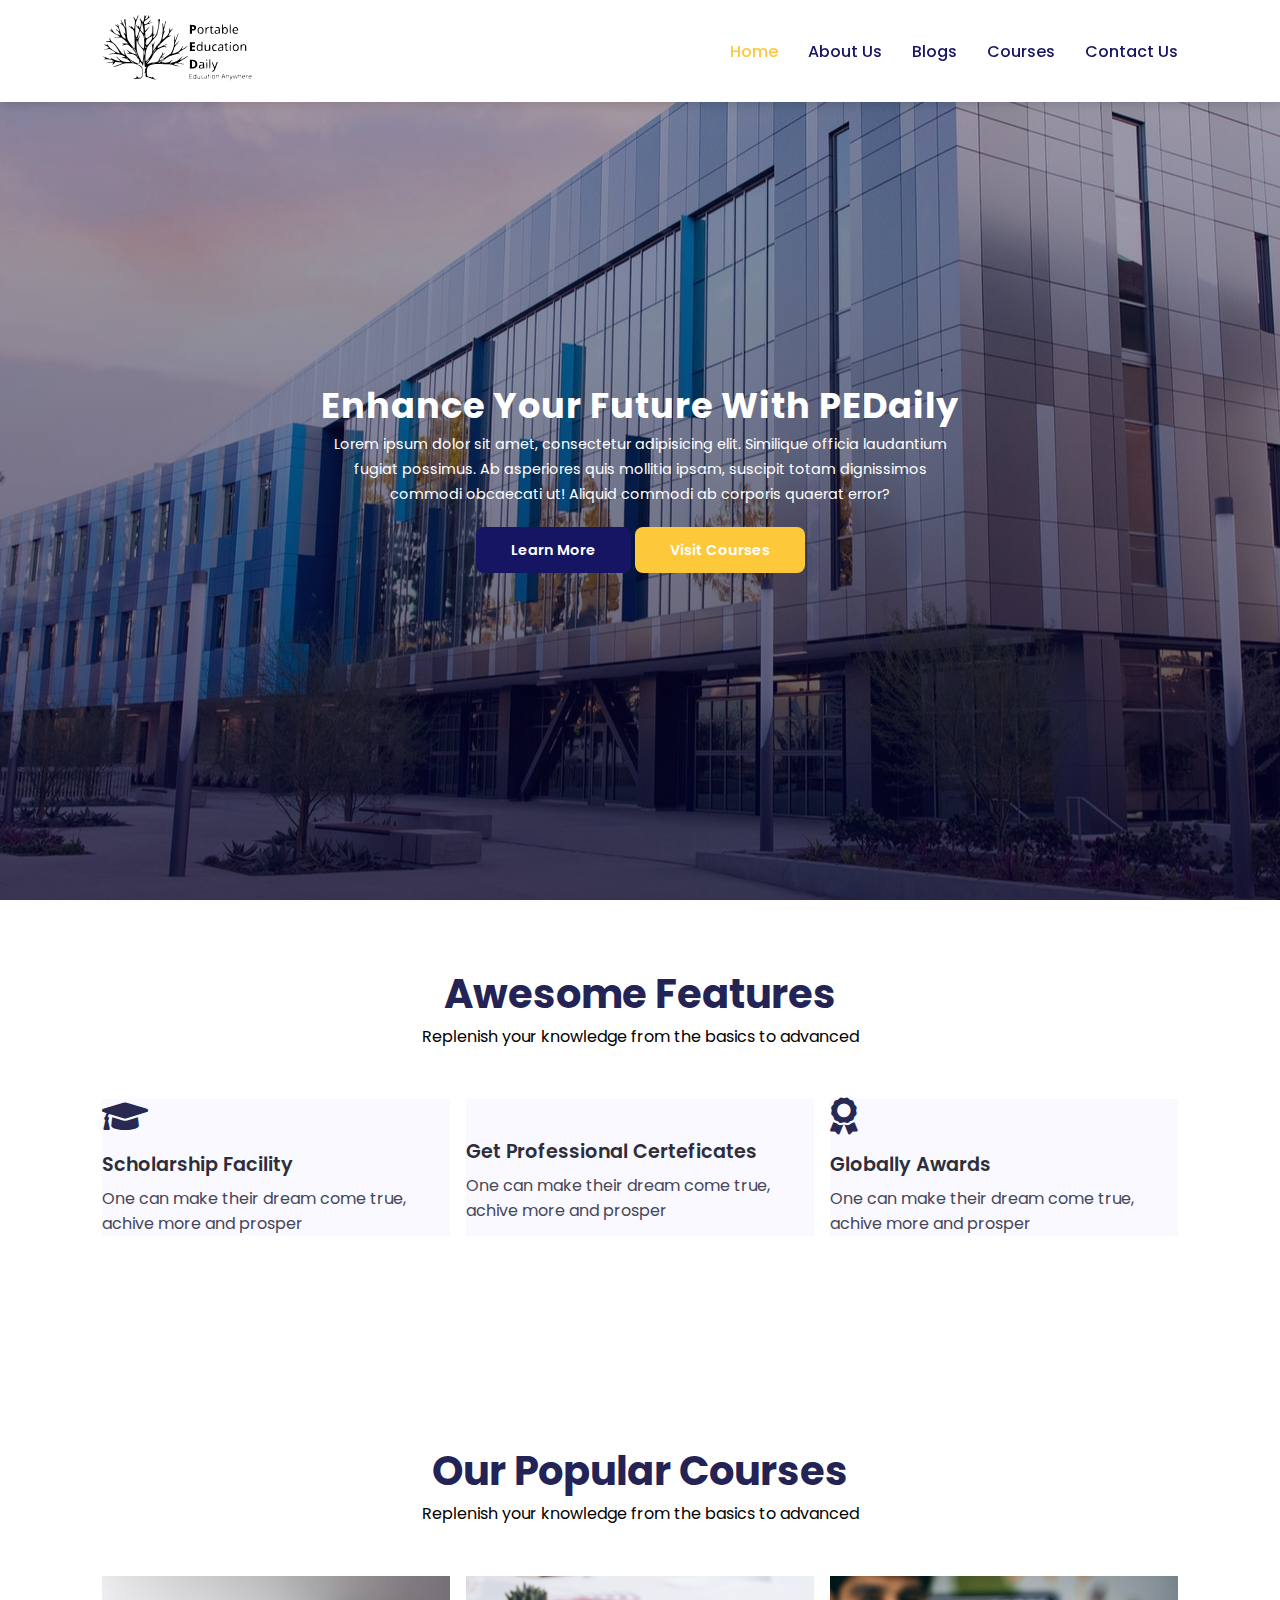
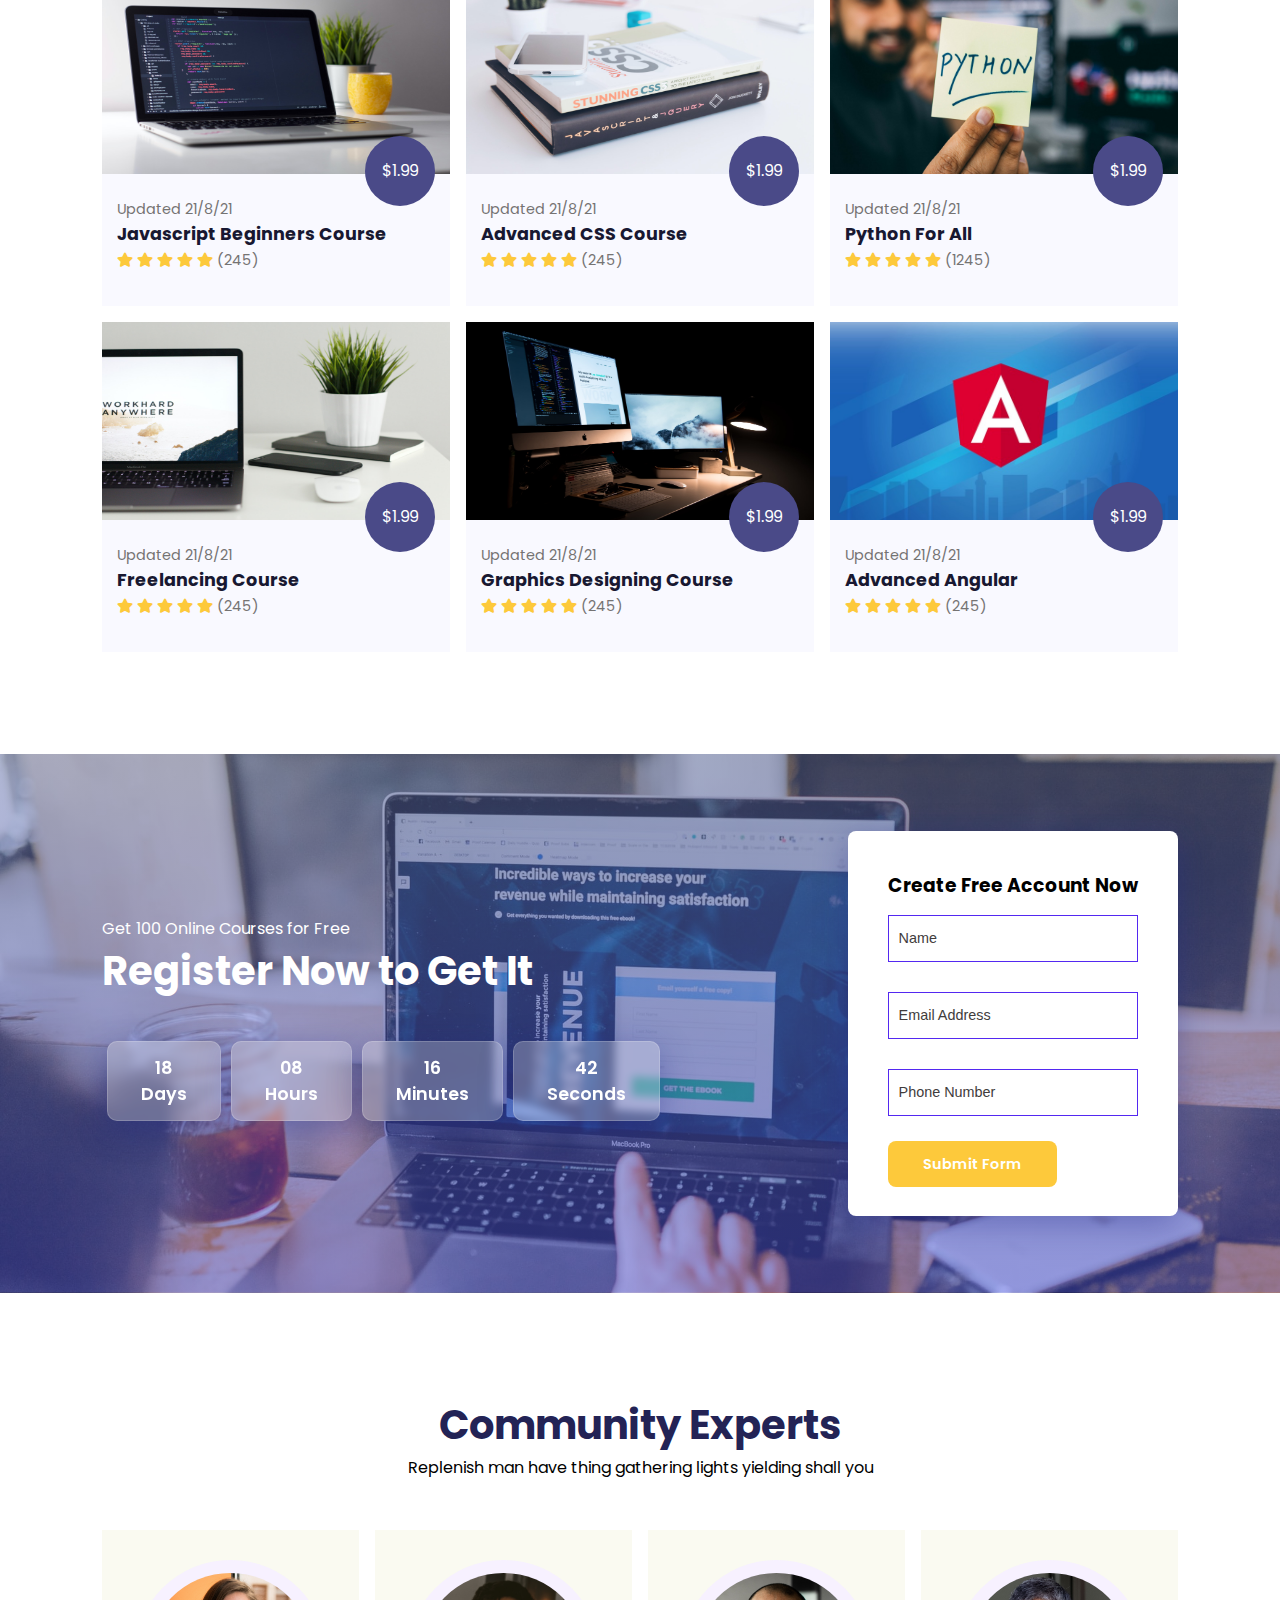
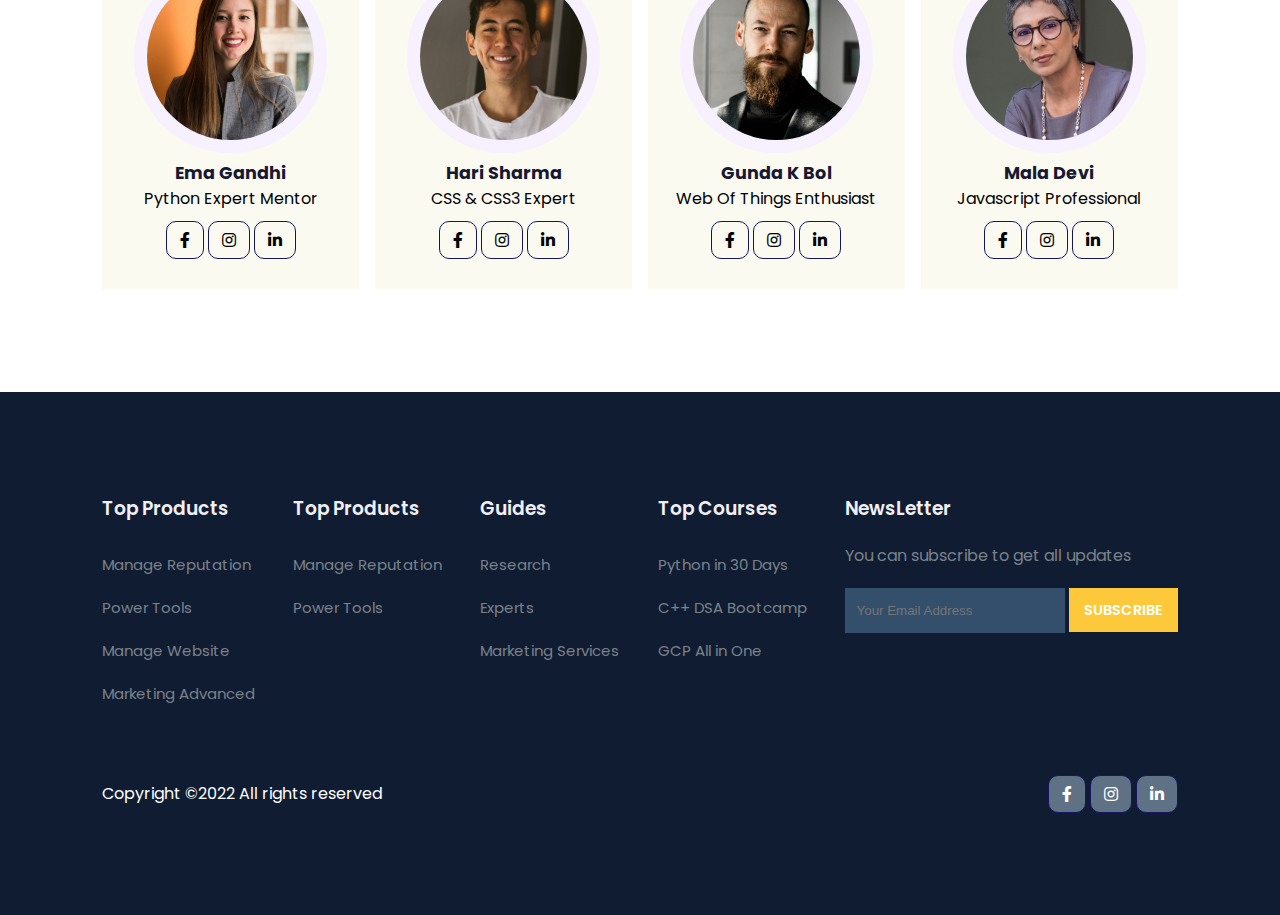
<file: index.html>
<!DOCTYPE html>
<html lang="en">
<head>
    <meta charset="UTF-8">
    <meta http-equiv="X-UA-Compatible" content="IE=edge">
    <meta name="viewport" content="width=device-width, initial-scale=1.0">
    <title>WAP</title>
    <link rel="stylesheet" href="https://pro.fontawesome.com/releases/v5.10.0/css/all.css">
    <script src="https://code.jquery.com/jquery-3.6.0.min.js" integrity="sha256-/xUj+3OJU5yExlq6GSYGSHk7tPXikynS7ogEvDej/m4=" crossorigin="anonymous"></script>
    <link rel="stylesheet" href="style.css">
</head>
<body>
    <!--Navigation Bar-->
    <nav>
        <a href="index.html"><img src="images/PED.svg" alt=""></a>
        <div class="navigation">
            <ul>
                <i id="menu-close" class="fas fa-times"></i>
                <li><a class="active" href="#">Home</a></li>
                <li><a href="about.html">About Us</a></li>
                <li><a href="blog.html">Blogs</a></li>
                <li><a href="course.html">Courses</a></li>
                <li><a href="contact.html">Contact Us</a></li>
            </ul>
            <img id="menu-btn" src="images/menu.png" alt="">
        </div>
    </nav>

    <!--Home-->
    <section id="home">
         <h2>Enhance Your Future With PEDaily</h2>
         <p>Lorem ipsum dolor sit amet, consectetur adipisicing elit. Similique officia laudantium fugiat possimus. Ab asperiores quis mollitia ipsam, suscipit totam dignissimos commodi obcaecati ut! Aliquid commodi ab corporis quaerat error?</p>
         <div class="btn">
            <a class="blue" href="about.html">Learn More</a>
            <a class="yellow" href="course.html">Visit Courses</a>
        </div>
    </section>

    <!--Features-->
    <section id="features">
        <h1>Awesome Features</h1>
        <p>Replenish your knowledge from the basics to advanced</p>
        <div class="fea-base">
            <div class="fea-box">
                <i class="fas fa-graduation-cap"></i>
                <h3>Scholarship Facility</h3>
                <p>One can make their dream come true, achive more and prosper</p>
            </div>
            <div class="fea-box">
                <i class="fas fa-file-certificate"></i>
                <h3>Get Professional Certeficates </h3>
                <p>One can make their dream come true, achive more and prosper</p>
            </div>
            <div class="fea-box">
                <i class="fas fa-award"></i>
                <h3>Globally Awards</h3>
                <p>One can make their dream come true, achive more and prosper</p>
            </div>
        </div>
    </section>

    <!--Courses*-->
    <section id="course">
        <h1>Our Popular Courses</h1>
        <p>Replenish your knowledge from the basics to advanced</p>
        <div class="course-box">

            <div style="cursor: pointer;" onclick="window.location.href='course-inner.html';" class="courses">
                <img src="images/c1.jpg" alt="">
                <div class="details">
                    <span>Updated 21/8/21</span>
                    <h6>Javascript Beginners Course</h6>
                    <div class="star">
                        <i class="fas fa-star"></i>
                        <i class="fas fa-star"></i>
                        <i class="fas fa-star"></i>
                        <i class="fas fa-star"></i>
                        <i class="fas fa-star"></i>
                        <span>(245)</span>
                    </div>
                </div>
                <div class="cost">$1.99</div>
            </div>
            <div style="cursor: pointer;" onclick="window.location.href='course-inner.html';" class="courses">
                <img src="images/c2.jpg" alt="">
                <div class="details">
                    <span>Updated 21/8/21</span>
                    <h6>Advanced CSS Course</h6>
                    <div class="star">
                        <i class="fas fa-star"></i>
                        <i class="fas fa-star"></i>
                        <i class="fas fa-star"></i>
                        <i class="fas fa-star"></i>
                        <i class="fas fa-star"></i>
                        <span>(245)</span>
                    </div>
                </div>
                <div class="cost">$1.99</div>
            </div>
            <div style="cursor: pointer;" onclick="window.location.href='course-inner.html';" class="courses">
                <img src="images/c3.jpg" alt="">
                <div class="details">
                    <span>Updated 21/8/21</span>
                    <h6>Python For All</h6>
                    <div class="star">
                        <i class="fas fa-star"></i>
                        <i class="fas fa-star"></i>
                        <i class="fas fa-star"></i>
                        <i class="fas fa-star"></i>
                        <i class="fas fa-star"></i>
                        <span>(1245)</span>
                    </div>
                </div>
                <div class="cost">$1.99</div>
            </div>
            <div style="cursor: pointer;" onclick="window.location.href='course-inner.html';" class="courses">
                <img src="images/c4.jpg" alt="">
                <div class="details">
                    <span>Updated 21/8/21</span>
                    <h6>Freelancing Course</h6>
                    <div class="star">
                        <i class="fas fa-star"></i>
                        <i class="fas fa-star"></i>
                        <i class="fas fa-star"></i>
                        <i class="fas fa-star"></i>
                        <i class="fas fa-star"></i>
                        <span>(245)</span>
                    </div>
                </div>
                <div class="cost">$1.99</div>
            </div>
            <div style="cursor: pointer;" onclick="window.location.href='course-inner.html';" class="courses">
                <img src="images/c5.jpg" alt="">
                <div class="details">
                    <span>Updated 21/8/21</span>
                    <h6>Graphics Designing Course</h6>
                    <div class="star">
                        <i class="fas fa-star"></i>
                        <i class="fas fa-star"></i>
                        <i class="fas fa-star"></i>
                        <i class="fas fa-star"></i>
                        <i class="fas fa-star"></i>
                        <span>(245)</span>
                    </div>
                </div>
                <div class="cost">$1.99</div>
            </div>
            <div style="cursor: pointer;" onclick="window.location.href='course-inner.html';" class="courses">
                <img src="images/c6.jpg" alt="">
                <div class="details">
                    <span>Updated 21/8/21</span>
                    <h6>Advanced Angular</h6>
                    <div class="star">
                        <i class="fas fa-star"></i>
                        <i class="fas fa-star"></i>
                        <i class="fas fa-star"></i>
                        <i class="fas fa-star"></i>
                        <i class="fas fa-star"></i>
                        <span>(245)</span>
                    </div>
                </div>
                <div class="cost">$1.99</div>
            </div>
        </div>
    </section>

<!--Registration-->
    <section class="registration">
        <div class="reminder">
            <p>Get 100 Online Courses for Free</p>
            <h1>Register Now to Get It</h1>
            <div class="time">
                <div class="date">
                    18<br>Days
                </div>
                <div class="date">
                    08<br>Hours
                </div>
                <div class="date">
                    16<br>Minutes
                </div>
                <div class="date">
                    42<br>Seconds
                </div>
            </div>
        </div>
        <div class="form">
            <h3>Create Free Account Now</h3>
            <input type="text" placeholder="Name" name="" id="">
            <input type="text" placeholder="Email Address" name="" id="">
            <input type="text" placeholder="Phone Number" name="" id="">
            <div class="btn">
                <a class="yellow" href="#">Submit Form</a>
            </div>
        </div>
    </section>

<!--Profiles-->
    <section id="experts">
        <h1>Community Experts</h1>
        <p>Replenish man have thing gathering lights yielding shall you</p>
        <div class="expert-box">
            <div class="profile">
                <img src="images/pro1.webp" alt="">
                <h6>Ema Gandhi</h6>
                <p>Python Expert Mentor</p>
                <div class="pro-links">
                    <i class="fab fa-facebook-f"></i>
                    <i class="fab fa-instagram"></i>
                    <i class="fab fa-linkedin-in"></i>
                </div>
            </div>
            <div class="profile">
                <img src="images/pro2.webp" alt="">
                <h6>Hari Sharma</h6>
                <p>CSS & CSS3 Expert</p>
                <div class="pro-links">
                    <i class="fab fa-facebook-f"></i>
                    <i class="fab fa-instagram"></i>
                    <i class="fab fa-linkedin-in"></i>
                </div>
            </div>
            <div class="profile">
                <img src="images/pro3.webp" alt="">
                <h6>Gunda K Bol</h6>
                <p>Web Of Things Enthusiast</p>
                <div class="pro-links">
                    <i class="fab fa-facebook-f"></i>
                    <i class="fab fa-instagram"></i>
                    <i class="fab fa-linkedin-in"></i>
                </div>
            </div>
            <div class="profile">
                <img src="images/pro4.webp" alt="">
                <h6>Mala Devi</h6>
                <p>Javascript Professional</p>
                <div class="pro-links">
                    <i class="fab fa-facebook-f"></i>
                    <i class="fab fa-instagram"></i>
                    <i class="fab fa-linkedin-in"></i>
                </div>
            </div>
        </div>
    </section>

<!--Footer of page-->
    <footer>
        <div class="footer-col">
            <h3>Top Products</h3>
            <li>Manage Reputation</li>
            <li>Power Tools</li>
            <li>Manage Website</li>
            <li>Marketing Advanced</li>
        </div>
        <div class="footer-col">
            <h3>Top Products</h3>
            <li>Manage Reputation</li>
            <li>Power Tools</li>
        </div>
        <div class="footer-col">
            <h3>Guides</h3>
            <li>Research</li>
            <li>Experts</li>
            <li>Marketing Services</li>
        </div>
        <div class="footer-col">
            <h3>Top Courses</h3>
            <li>Python in 30 Days</li>
            <li>C++ DSA Bootcamp</li>
            <li>GCP All in One</li>
        </div>
        <div class="footer-col">
            <h3>NewsLetter</h3>
            <p>You can subscribe to get all updates</p>
            <div class="subscribe">
                <input type="text" placeholder="Your Email Address">
                <a href="#" class="yellow">SUBSCRIBE</a>
            </div>
        </div>
        <div class="copyright">
            <p>Copyright &copy;2022 All rights reserved </p>
            <div class="pro-links">
                <i class="fab fa-facebook-f"></i>
                <i class="fab fa-instagram"></i>
                <i class="fab fa-linkedin-in"></i>
            </div>
        </div>
    </footer>
    <script>
        $('#menu-btn').click(function(){
            $('nav .navigation ul').addClass('active')
        });
        $('#menu-close').click(function(){
            $('nav .navigation ul').removeClass('active')
        });
    </script>
</body>
</html>
</file>
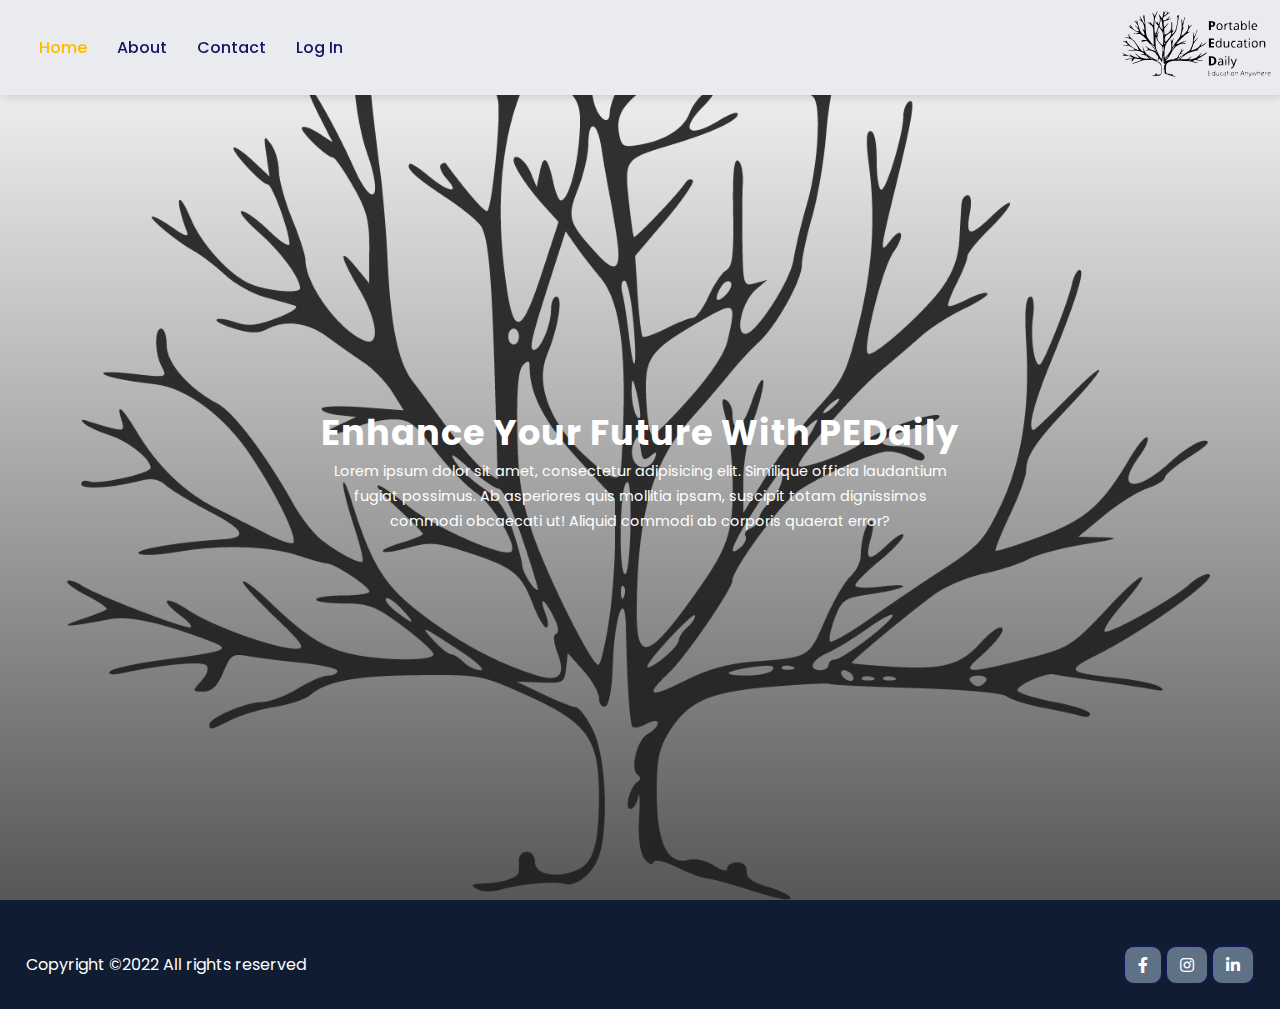
<file: Ver 2/index.html>
<!DOCTYPE html>
<html lang="en">
<head>
    <meta charset="UTF-8">
    <meta http-equiv="X-UA-Compatible" content="IE=edge">
    <meta name="viewport" content="width=device-width, initial-scale=1.0">
    <title>WAP</title>
    <link rel="stylesheet" href="https://pro.fontawesome.com/releases/v5.10.0/css/all.css">
    <link rel="stylesheet" href="style.css">
</head>
<body>
    <!--Navigation Bar-->
    <nav>
        <div class="navigation">
            <ul>
                <i id="menu-close" class="fas fa-times"></i>
                <li><a class="active" href="index.html">Home</a></li>
                <li><a href="about.html">About</a></li>
                <!-- <li><a href="blog.html">Blogs</a></li>
                <li><a href="course.html">Courses</a></li> -->
                <li><a href="contact.html">Contact</a></li>
                <li><a href="login.html">Log In</a></li>
            </ul>
            <img id="menu-btn" src="images/menu.png" alt="">
        </div>
        <a href="index.html"><img src="images/PED.svg" alt=""></a>
    </nav>

    <!--Home-->
    <section id="home">
         <h2>Enhance Your Future With PEDaily</h2>
         <p>Lorem ipsum dolor sit amet, consectetur adipisicing elit. Similique officia laudantium fugiat possimus. Ab asperiores quis mollitia ipsam, suscipit totam dignissimos commodi obcaecati ut! Aliquid commodi ab corporis quaerat error?</p>     
    </section>

    <!--Footer of page-->
    <footer style="height: 1 !important;">
        <div class="copyright">
            <p>Copyright &copy;2022 All rights reserved </p>
            <div class="pro-links">
                <i class="fab fa-facebook-f"></i>
                <i class="fab fa-instagram"></i>
                <i class="fab fa-linkedin-in"></i>
            </div>
        </div>
    </footer>
    </script>
</body>
</html>
</file>
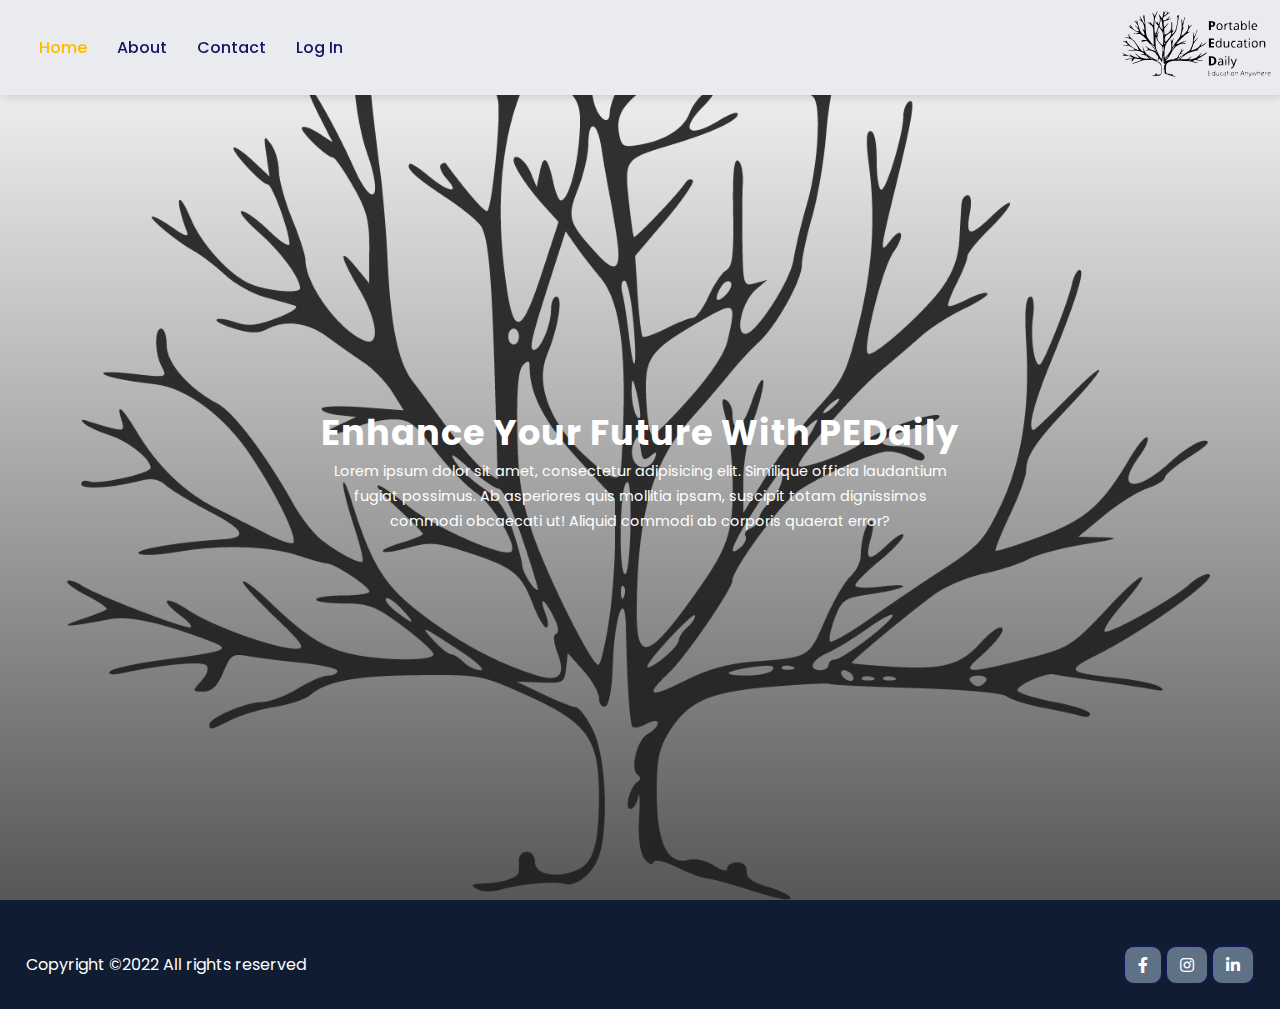
<file: Version 2/index.html>
<!DOCTYPE html>
<html lang="en">
<head>
    <meta charset="UTF-8">
    <meta http-equiv="X-UA-Compatible" content="IE=edge">
    <meta name="viewport" content="width=device-width, initial-scale=1.0">
    <title>WAP</title>
    <link rel="stylesheet" href="https://pro.fontawesome.com/releases/v5.10.0/css/all.css">
    <link rel="stylesheet" href="style.css">
</head>
<body>
    
    <!--Navigation Bar-->
    <nav>
        <div class="navigation">
            <ul>
                <i id="menu-close" class="fas fa-times"></i>
                <li><a class="active" href="index.html">Home</a></li>
                <li><a href="about.html">About</a></li>
                <!-- <li><a href="blog.html">Blogs</a></li>
                <li><a href="course.html">Courses</a></li> -->
                <li><a href="contact.html">Contact</a></li>
                <li><a href="login.html">Log In</a></li>
            </ul>
            <img id="menu-btn" src="images/menu.png" alt="">
        </div>
        <a href="index.html"><img src="images/PED.svg" alt=""></a>
    </nav>

    <!--Home-->
    <section id="home">
         <h2>Enhance Your Future With PEDaily</h2>
         <p>Lorem ipsum dolor sit amet, consectetur adipisicing elit. Similique officia laudantium fugiat possimus. Ab asperiores quis mollitia ipsam, suscipit totam dignissimos commodi obcaecati ut! Aliquid commodi ab corporis quaerat error?</p>     
    </section>

    <!--Footer of page-->
    <footer style="height: 1 !important;">
        <div class="copyright">
            <p>Copyright &copy;2022 All rights reserved </p>
            <div class="pro-links">
                <i class="fab fa-facebook-f"></i>
                <i class="fab fa-instagram"></i>
                <i class="fab fa-linkedin-in"></i>
            </div>
        </div>
    </footer>
    </script>
</body>
</html>
</file>
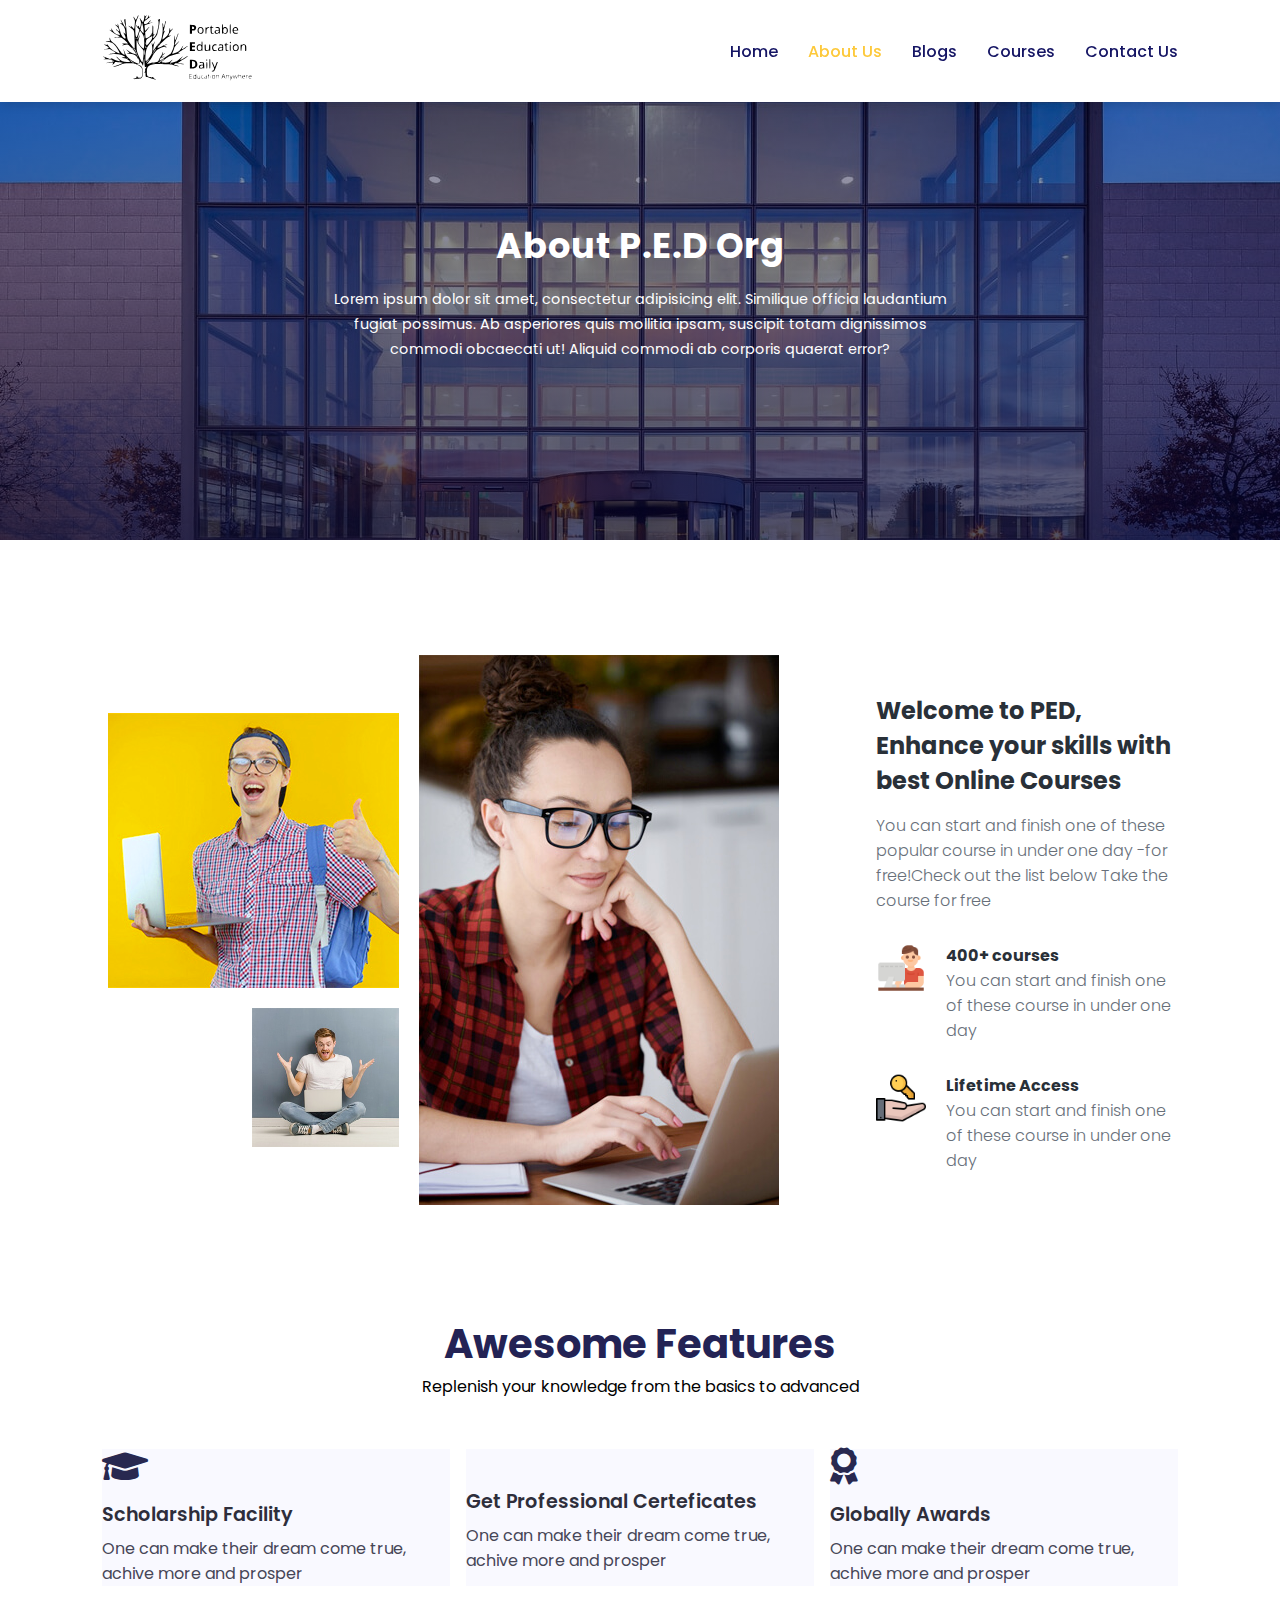
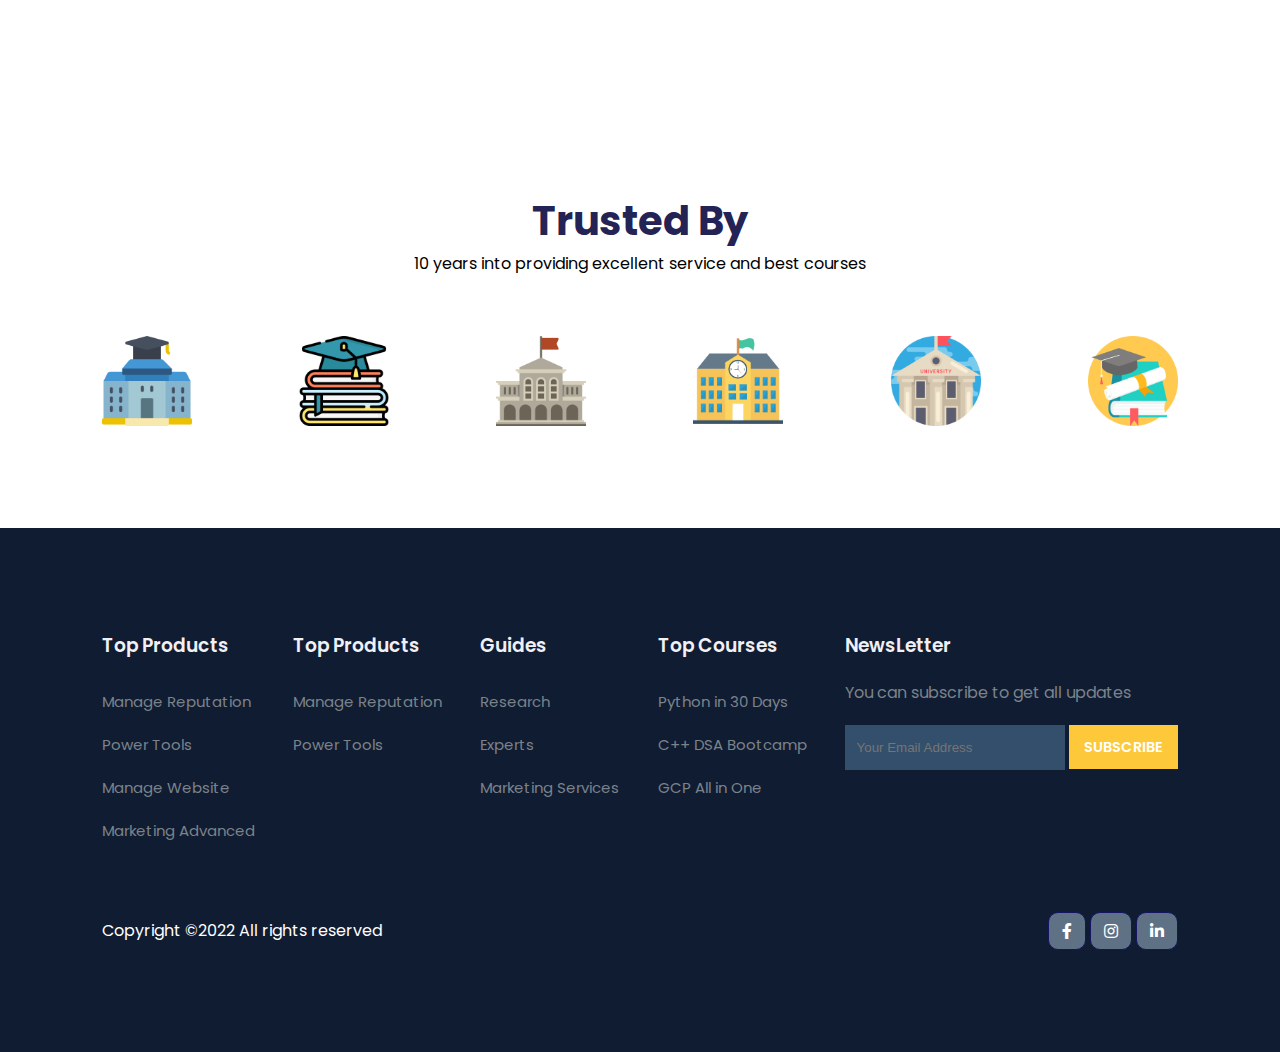
<file: about.html>
<!DOCTYPE html>
<html lang="en">
<head>
    <meta charset="UTF-8">
    <meta http-equiv="X-UA-Compatible" content="IE=edge">
    <meta name="viewport" content="width=device-width, initial-scale=1.0">
    <title>WAP</title>
    <link rel="stylesheet" href="https://pro.fontawesome.com/releases/v5.10.0/css/all.css">
    <script src="https://code.jquery.com/jquery-3.6.0.min.js" integrity="sha256-/xUj+3OJU5yExlq6GSYGSHk7tPXikynS7ogEvDej/m4=" crossorigin="anonymous"></script>
    <link rel="stylesheet" href="style.css">
</head>
<body>

    <!--Navigation Bar-->
    <nav>
        <a href="index.html"><img src="images/PED.svg" alt=""></a>
        <div class="navigation">
            <ul>
                <i id="menu-close" class="fas fa-times"></i>
                <li><a href="index.html">Home</a></li>
                <li><a class="active" href="about.html">About Us</a></li>
                <li><a href="blog.html">Blogs</a></li>
                <li><a href="course.html">Courses</a></li>
                <li><a href="contact.html">Contact Us</a></li>
            </ul>
            <img id="menu-btn" src="images/menu.png" alt="">
        </div>
    </nav>

    <!--Home-->
    <section id="about-home">
         <h2>About P.E.D Org</h2>
         <p>Lorem ipsum dolor sit amet, consectetur adipisicing elit. Similique officia laudantium fugiat possimus. Ab asperiores quis mollitia ipsam, suscipit totam dignissimos commodi obcaecati ut! Aliquid commodi ab corporis quaerat error?</p>
    </section>

    <!--About-->
    <section id="about-container">
        <div class="about-img">
            <img src="images/a.png" alt="">
        </div>
        <div class="about-text">
            <h2>Welcome to PED, Enhance your skills with best Online Courses</h2>
            <p>You can start and finish one of these popular course in under one day -for free!Check out the list below Take the course for free</p>
            <div class="about-fe">
                <img src="images/fe1.png" alt="">
                <div class="fe-text">
                    <h5>400+ courses</h5>
                    <p>You can start and finish one of these course in under one day</p>
                </div>
            </div>
            <div class="about-fe">
                <img src="images/fe2.png" alt="">
                <div class="fe-text">
                    <h5>Lifetime Access</h5>
                    <p>You can start and finish one of these course in under one day</p>
                </div>
            </div>
        </div>
    </section>

    <!--Features-->
    <section id="features">
        <h1>Awesome Features</h1>
        <p>Replenish your knowledge from the basics to advanced</p>
        <div class="fea-base">
            <div class="fea-box">
                <i class="fas fa-graduation-cap"></i>
                <h3>Scholarship Facility</h3>
                <p>One can make their dream come true, achive more and prosper</p>
            </div>
            <div class="fea-box">
                <i class="fas fa-file-certificate"></i>
                <h3>Get Professional Certeficates </h3>
                <p>One can make their dream come true, achive more and prosper</p>
            </div>
            <div class="fea-box">
                <i class="fas fa-award"></i>
                <h3>Globally Awards</h3>
                <p>One can make their dream come true, achive more and prosper</p>
            </div>
        </div>
    </section>

    <!--Trusted Sites Section-->
    <section id="trust">
        <h1>Trusted By</h1>
        <p>10 years into providing excellent service and best courses</p>
        <div class="trust-img">
            <img src="images/trust (1).png" alt="">
            <img src="images/trust (2).png" alt="">
            <img src="images/trust (3).png" alt="">
            <img src="images/trust (4).png" alt="">
            <img src="images/trust (5).png" alt="">
            <img src="images/trust (6).png" alt="">
        </div>
    </section>

    <!--Footer of page-->
    <footer>
        <div class="footer-col">
            <h3>Top Products</h3>
            <li>Manage Reputation</li>
            <li>Power Tools</li>
            <li>Manage Website</li>
            <li>Marketing Advanced</li>
        </div>
        <div class="footer-col">
            <h3>Top Products</h3>
            <li>Manage Reputation</li>
            <li>Power Tools</li>
        </div>
        <div class="footer-col">
            <h3>Guides</h3>
            <li>Research</li>
            <li>Experts</li>
            <li>Marketing Services</li>
        </div>
        <div class="footer-col">
            <h3>Top Courses</h3>
            <li>Python in 30 Days</li>
            <li>C++ DSA Bootcamp</li>
            <li>GCP All in One</li>
        </div>
        <div class="footer-col">
            <h3>NewsLetter</h3>
            <p>You can subscribe to get all updates</p>
            <div class="subscribe">
                <input type="text" placeholder="Your Email Address">
                <a href="#" class="yellow">SUBSCRIBE</a>
            </div>
        </div>
        <div class="copyright">
            <p>Copyright &copy;2022 All rights reserved </p>
            <div class="pro-links">
                <i class="fab fa-facebook-f"></i>
                <i class="fab fa-instagram"></i>
                <i class="fab fa-linkedin-in"></i>
            </div>
        </div>
    </footer>

    <!--Script for open close responsive button-->
    <script>
        $('#menu-btn').click(function(){
            $('nav .navigation ul').addClass('active')
        });
        $('#menu-close').click(function(){
            $('nav .navigation ul').removeClass('active')
        });
    </script>
</body>
</html>
</file>
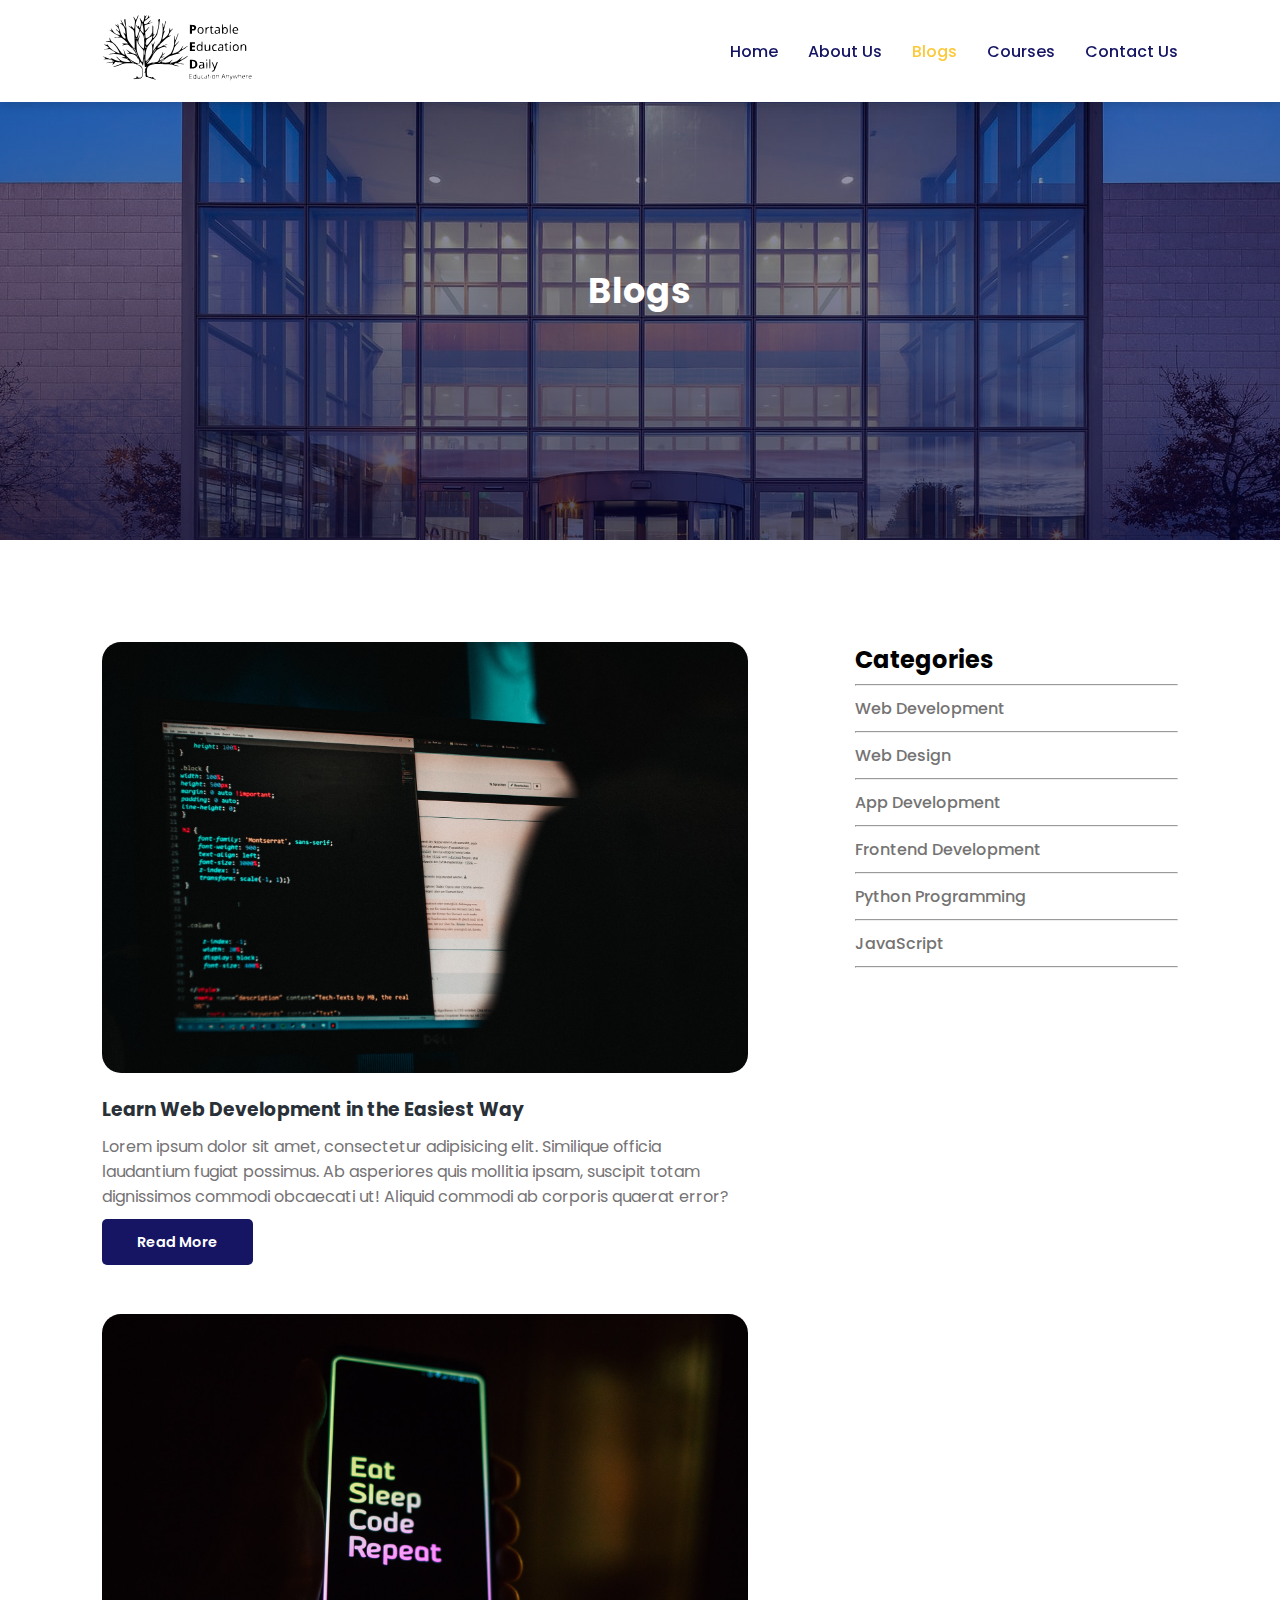
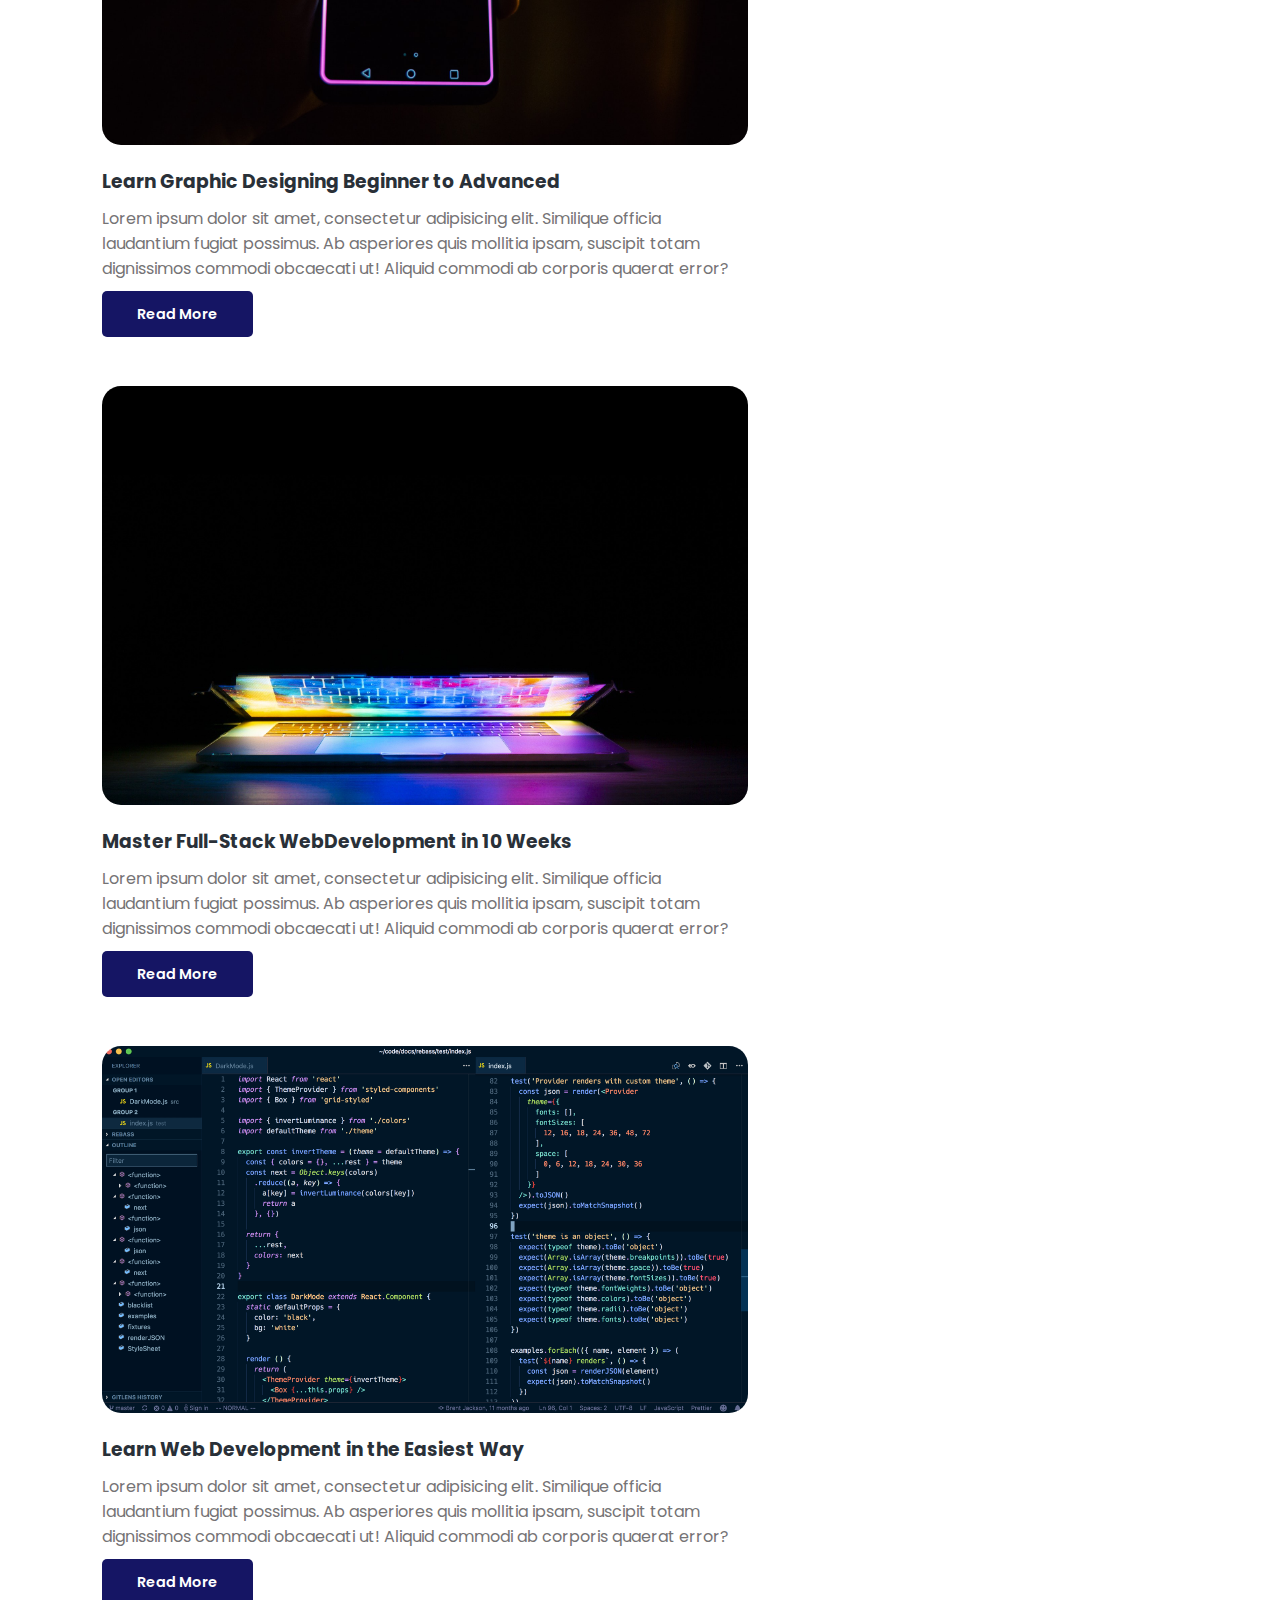
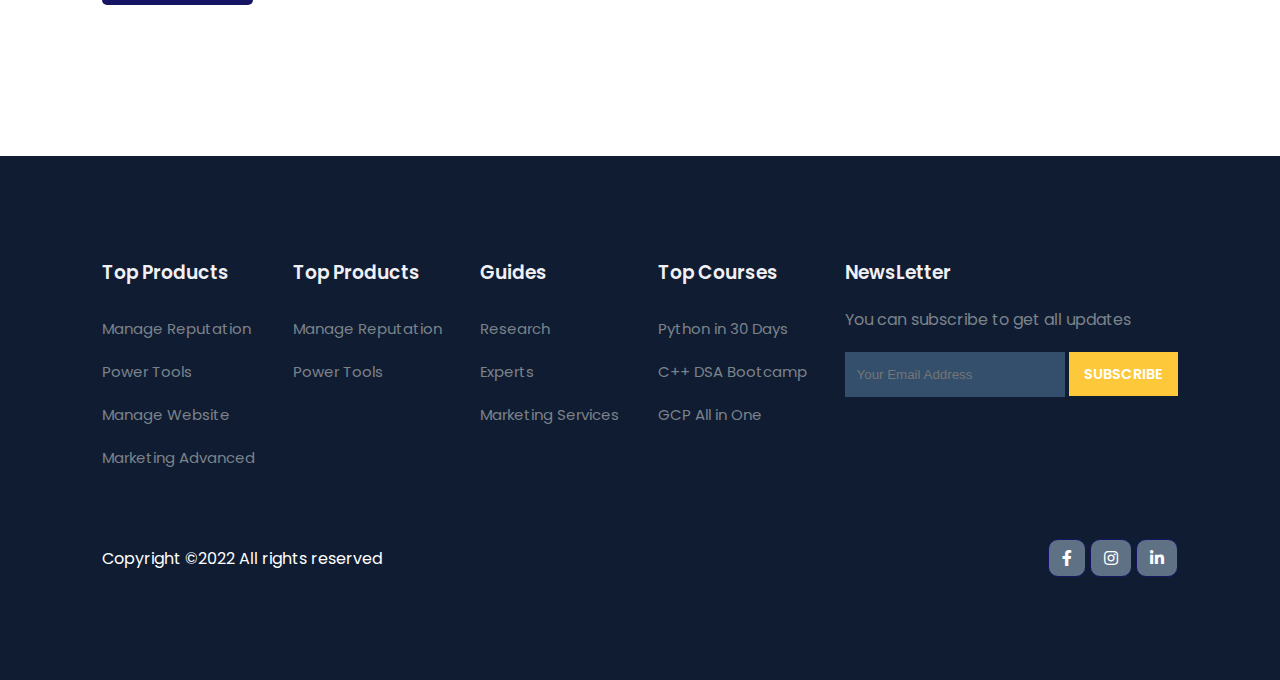
<file: blog.html>
<!DOCTYPE html>
<html lang="en">
<head>
    <meta charset="UTF-8">
    <meta http-equiv="X-UA-Compatible" content="IE=edge">
    <meta name="viewport" content="width=device-width, initial-scale=1.0">
    <title>WAP</title>
    <link rel="stylesheet" href="https://pro.fontawesome.com/releases/v5.10.0/css/all.css">
    <script src="https://code.jquery.com/jquery-3.6.0.min.js" integrity="sha256-/xUj+3OJU5yExlq6GSYGSHk7tPXikynS7ogEvDej/m4=" crossorigin="anonymous"></script>
    <link rel="stylesheet" href="style.css">
</head>
<body>

    <!--Navigation Bar-->
    <nav>
        <a href="index.html"><img src="images/PED.svg" alt=""></a>
        <div class="navigation">
            <ul>
                <i id="menu-close" class="fas fa-times"></i>
                <li><a href="index.html">Home</a></li>
                <li><a href="about.html">About Us</a></li>
                <li><a class="active" href="blog.html">Blogs</a></li>
                <li><a href="course.html">Courses</a></li>
                <li><a href="contact.html">Contact Us</a></li>
            </ul>
            <img id="menu-btn" src="images/menu.png" alt="">
        </div>
    </nav>

    <!--Home-->
    <section id="about-home">
         <h2>Blogs</h2>
    </section>

    <!--Blogs Container-->
    <section id="blog-container">
        <div class="blogs">
            <div class="post">
                <img src="images/b1.jpg" alt="">
                <h3>Learn Web Development in the Easiest Way</h3>
                <p>Lorem ipsum dolor sit amet, consectetur adipisicing elit. Similique officia laudantium fugiat possimus. Ab asperiores quis mollitia ipsam, suscipit totam dignissimos commodi obcaecati ut! Aliquid commodi ab corporis quaerat error?</p>
                <a href="post.html">Read More</a>
            </div>
            <div class="post">
                <img src="images/b2.jpg" alt="">
                <h3>Learn Graphic Designing Beginner to Advanced</h3>
                <p>Lorem ipsum dolor sit amet, consectetur adipisicing elit. Similique officia laudantium fugiat possimus. Ab asperiores quis mollitia ipsam, suscipit totam dignissimos commodi obcaecati ut! Aliquid commodi ab corporis quaerat error?</p>
                <a href="post.html">Read More</a>
            </div>
            <div class="post">
                <img src="images/b3.jpg" alt="">
                <h3>Master Full-Stack WebDevelopment in 10 Weeks </h3>
                <p>Lorem ipsum dolor sit amet, consectetur adipisicing elit. Similique officia laudantium fugiat possimus. Ab asperiores quis mollitia ipsam, suscipit totam dignissimos commodi obcaecati ut! Aliquid commodi ab corporis quaerat error?</p>
                <a href="post.html">Read More</a>
            </div>
            <div class="post">
                <img src="images/b4.png" alt="">
                <h3>Learn Web Development in the Easiest Way</h3>
                <p>Lorem ipsum dolor sit amet, consectetur adipisicing elit. Similique officia laudantium fugiat possimus. Ab asperiores quis mollitia ipsam, suscipit totam dignissimos commodi obcaecati ut! Aliquid commodi ab corporis quaerat error?</p>
                <a href="post.html">Read More</a>
            </div>
        </div>
        <div class="cate">
            <h2>Categories</h2>
            <hr>
            <a href="#">Web Development</a>
            <hr>
            <a href="#">Web Design</a>
            <hr>
            <a href="#">App Development</a>
            <hr>
            <a href="#">Frontend Development</a>
            <hr>
            <a href="#">Python Programming</a> 
            <hr>
            <a href="#">JavaScript</a>
            <hr>
        </div>
    </section>
    <!--Footer of page-->
    <footer>
        <div class="footer-col">
            <h3>Top Products</h3>
            <li>Manage Reputation</li>
            <li>Power Tools</li>
            <li>Manage Website</li>
            <li>Marketing Advanced</li>
        </div>
        <div class="footer-col">
            <h3>Top Products</h3>
            <li>Manage Reputation</li>
            <li>Power Tools</li>
        </div>
        <div class="footer-col">
            <h3>Guides</h3>
            <li>Research</li>
            <li>Experts</li>
            <li>Marketing Services</li>
        </div>
        <div class="footer-col">
            <h3>Top Courses</h3>
            <li>Python in 30 Days</li>
            <li>C++ DSA Bootcamp</li>
            <li>GCP All in One</li>
        </div>
        <div class="footer-col">
            <h3>NewsLetter</h3>
            <p>You can subscribe to get all updates</p>
            <div class="subscribe">
                <input type="text" placeholder="Your Email Address">
                <a href="#" class="yellow">SUBSCRIBE</a>
            </div>
        </div>
        <div class="copyright">
            <p>Copyright &copy;2022 All rights reserved </p>
            <div class="pro-links">
                <i class="fab fa-facebook-f"></i>
                <i class="fab fa-instagram"></i>
                <i class="fab fa-linkedin-in"></i>
            </div>
        </div>
    </footer>

    <!--Script for open close responsive button-->
    <script>
        $('#menu-btn').click(function(){
            $('nav .navigation ul').addClass('active')
        });
        $('#menu-close').click(function(){
            $('nav .navigation ul').removeClass('active')
        });
    </script>
</body>
</html>
</file>
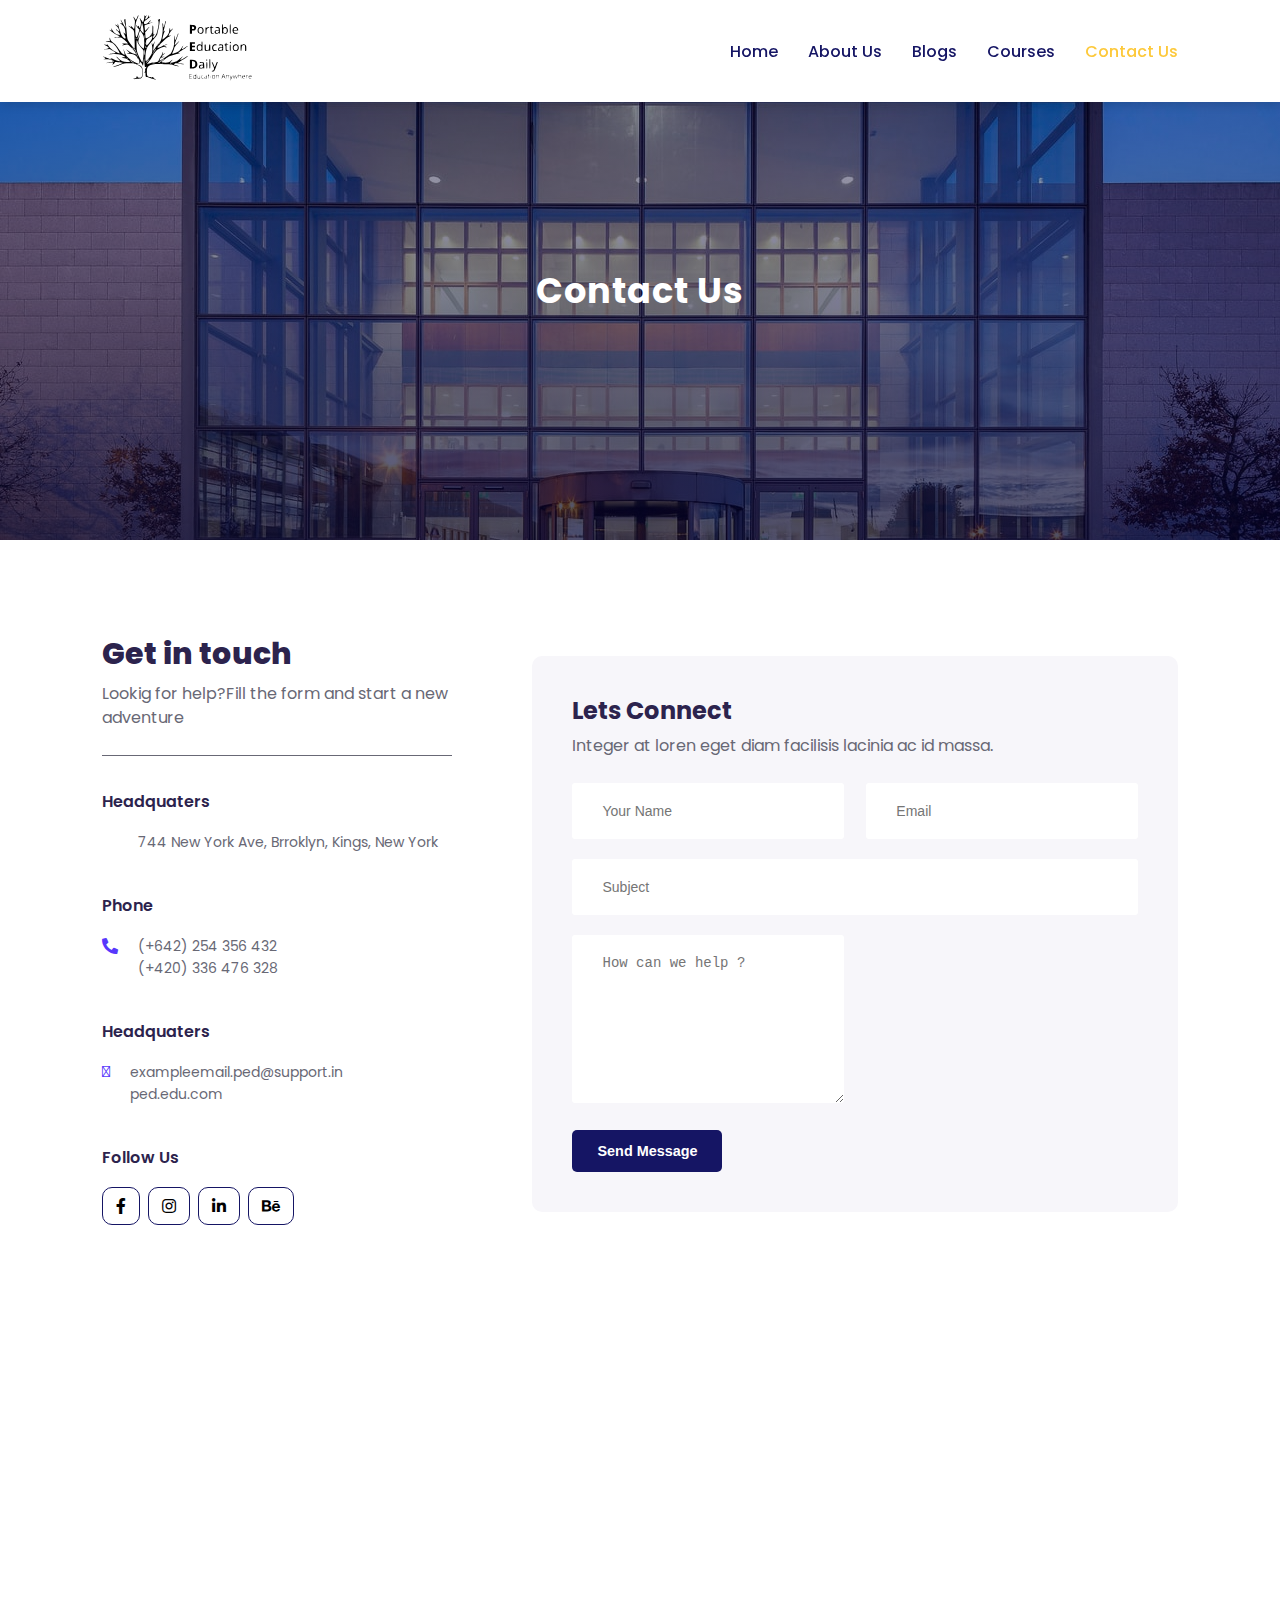
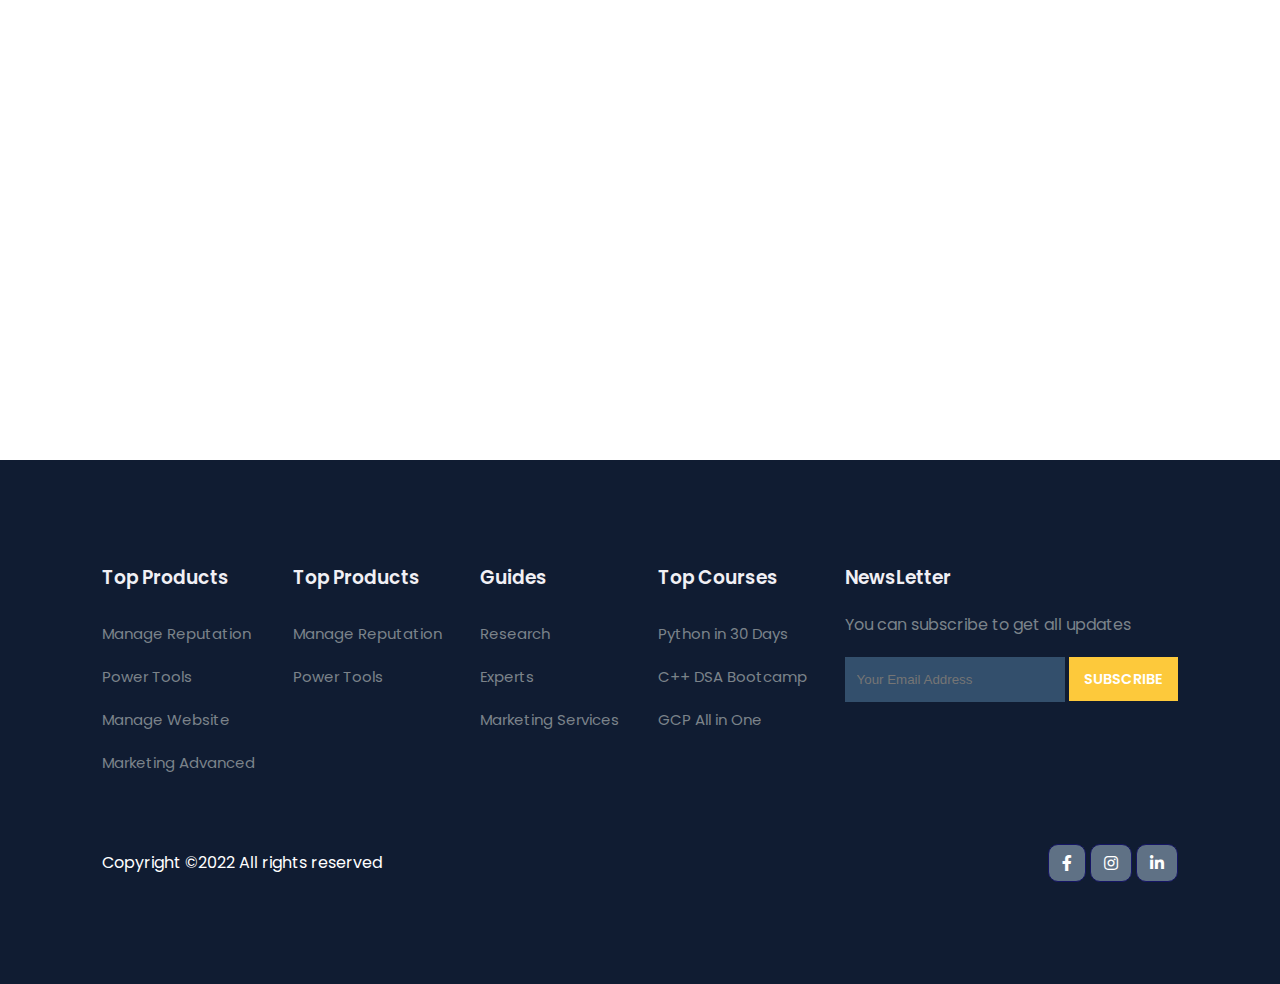
<file: contact.html>
<!DOCTYPE html>
<html lang="en">
<head>
    <meta charset="UTF-8">
    <meta http-equiv="X-UA-Compatible" content="IE=edge">
    <meta name="viewport" content="width=device-width, initial-scale=1.0">
    <title>WAP</title>
    <link rel="stylesheet" href="https://pro.fontawesome.com/releases/v5.10.0/css/all.css">
    <script src="https://code.jquery.com/jquery-3.6.0.min.js" integrity="sha256-/xUj+3OJU5yExlq6GSYGSHk7tPXikynS7ogEvDej/m4=" crossorigin="anonymous"></script>
    <link rel="stylesheet" href="style.css">
</head>
<body>

    <!--Navigation Bar-->
    <nav>
        <a href="index.html"><img src="images/PED.svg" alt=""></a>
        <div class="navigation">
            <ul>
                <i id="menu-close" class="fas fa-times"></i>
                <li><a href="index.html">Home</a></li>
                <li><a href="about.html">About Us</a></li>
                <li><a href="blog.html">Blogs</a></li>
                <li><a href="course.html">Courses</a></li>
                <li><a class="active" href="contact.html">Contact Us</a></li>
            </ul>
            <img id="menu-btn" src="images/menu.png" alt="">
        </div>
    </nav>

    <!--Home-->
    <section id="about-home">
        <h2>Contact Us</h2>
   </section>

   <!--Contact Section-->
   <section id="contact">
       <div class="getin">
           <h2>Get in touch</h2>
           <p>Lookig for help?Fill the form and start a new adventure</p>
           <div class="getin-details">
               <h3>Headquaters</h3>
               <div>
                   <i class="far fa-home get"></i>
                   <p>744 New York Ave, Brroklyn, Kings, New York</p>
               </div>
               <h3>Phone</h3>
               <div>
                <i class="fas fa-phone-alt get"></i>
                <p>(+642) 254 356 432<br>(+420) 336 476 328
                </p>
                </div>
                <h3>Headquaters</h3>
                <div>
                    <i class="fal fa-envelope-open-text get"></i>
                    <p>exampleemail.ped@support.in <br>ped.edu.com</p>
                </div>
            <h3>Follow Us</h3>
            <div class="pro-links">
                <i class="fab fa-facebook-f"></i>
                <i class="fab fa-instagram"></i>
                <i class="fab fa-linkedin-in"></i>
                <i class="fab fa-behance"></i>
            </div>
           </div>
       </div>

        <!--Right Side-->
       <div class="form">
           <h4>Lets Connect</h4>
           <p>Integer at loren eget diam facilisis lacinia ac id massa.</p>
           <div class="form-row">
               <input type="text" placeholder="Your Name">
               <input type="text" placeholder="Email">
           </div>
           <div class="form-col">
                <input type="text" placeholder="Subject">
           </div>
           <div class="form-col">
               <textarea name="" id="" cols="30" rows="8" placeholder="How can we help ?"></textarea>
           </div>
           <div class="form-col">
            <button>Send Message</button>
            </div>
       </div>
   </section>

    <!--Map Section-->
    <section id="map">
        <iframe src="https://www.google.com/maps/embed?pb=!1m18!1m12!1m3!1d202408.33862081822!2d126.8340021761783!3d37.5637733443819!2m3!1f0!2f0!3f0!3m2!1i1024!2i768!4f13.1!3m3!1m2!1s0x357ca2012d5c39cf%3A0x7e11eca1405bf29b!2sSeoul%2C%20South%20Korea!5e0!3m2!1sen!2sin!4v1651931507733!5m2!1sen!2sin" style="border:0;" allowfullscreen="" loading="lazy" referrerpolicy="no-referrer-when-downgrade"></iframe>
    </section>

    <!--Footer of page-->
    <footer>
        <div class="footer-col">
            <h3>Top Products</h3>
            <li>Manage Reputation</li>
            <li>Power Tools</li>
            <li>Manage Website</li>
            <li>Marketing Advanced</li>
        </div>
        <div class="footer-col">
            <h3>Top Products</h3>
            <li>Manage Reputation</li>
            <li>Power Tools</li>
        </div>
        <div class="footer-col">
            <h3>Guides</h3>
            <li>Research</li>
            <li>Experts</li>
            <li>Marketing Services</li>
        </div>
        <div class="footer-col">
            <h3>Top Courses</h3>
            <li>Python in 30 Days</li>
            <li>C++ DSA Bootcamp</li>
            <li>GCP All in One</li>
        </div>
        <div class="footer-col">
            <h3>NewsLetter</h3>
            <p>You can subscribe to get all updates</p>
            <div class="subscribe">
                <input type="text" placeholder="Your Email Address">
                <a href="#" class="yellow">SUBSCRIBE</a>
            </div>
        </div>
        <div class="copyright">
            <p>Copyright &copy;2022 All rights reserved </p>
            <div class="pro-links">
                <i class="fab fa-facebook-f"></i>
                <i class="fab fa-instagram"></i>
                <i class="fab fa-linkedin-in"></i>
            </div>
        </div>
    </footer>

    <!--Script for open close responsive button-->
    <script>
        $('#menu-btn').click(function(){
            $('nav .navigation ul').addClass('active')
        });
        $('#menu-close').click(function(){
            $('nav .navigation ul').removeClass('active')
        });
    </script>
</body>
</html>
</file>
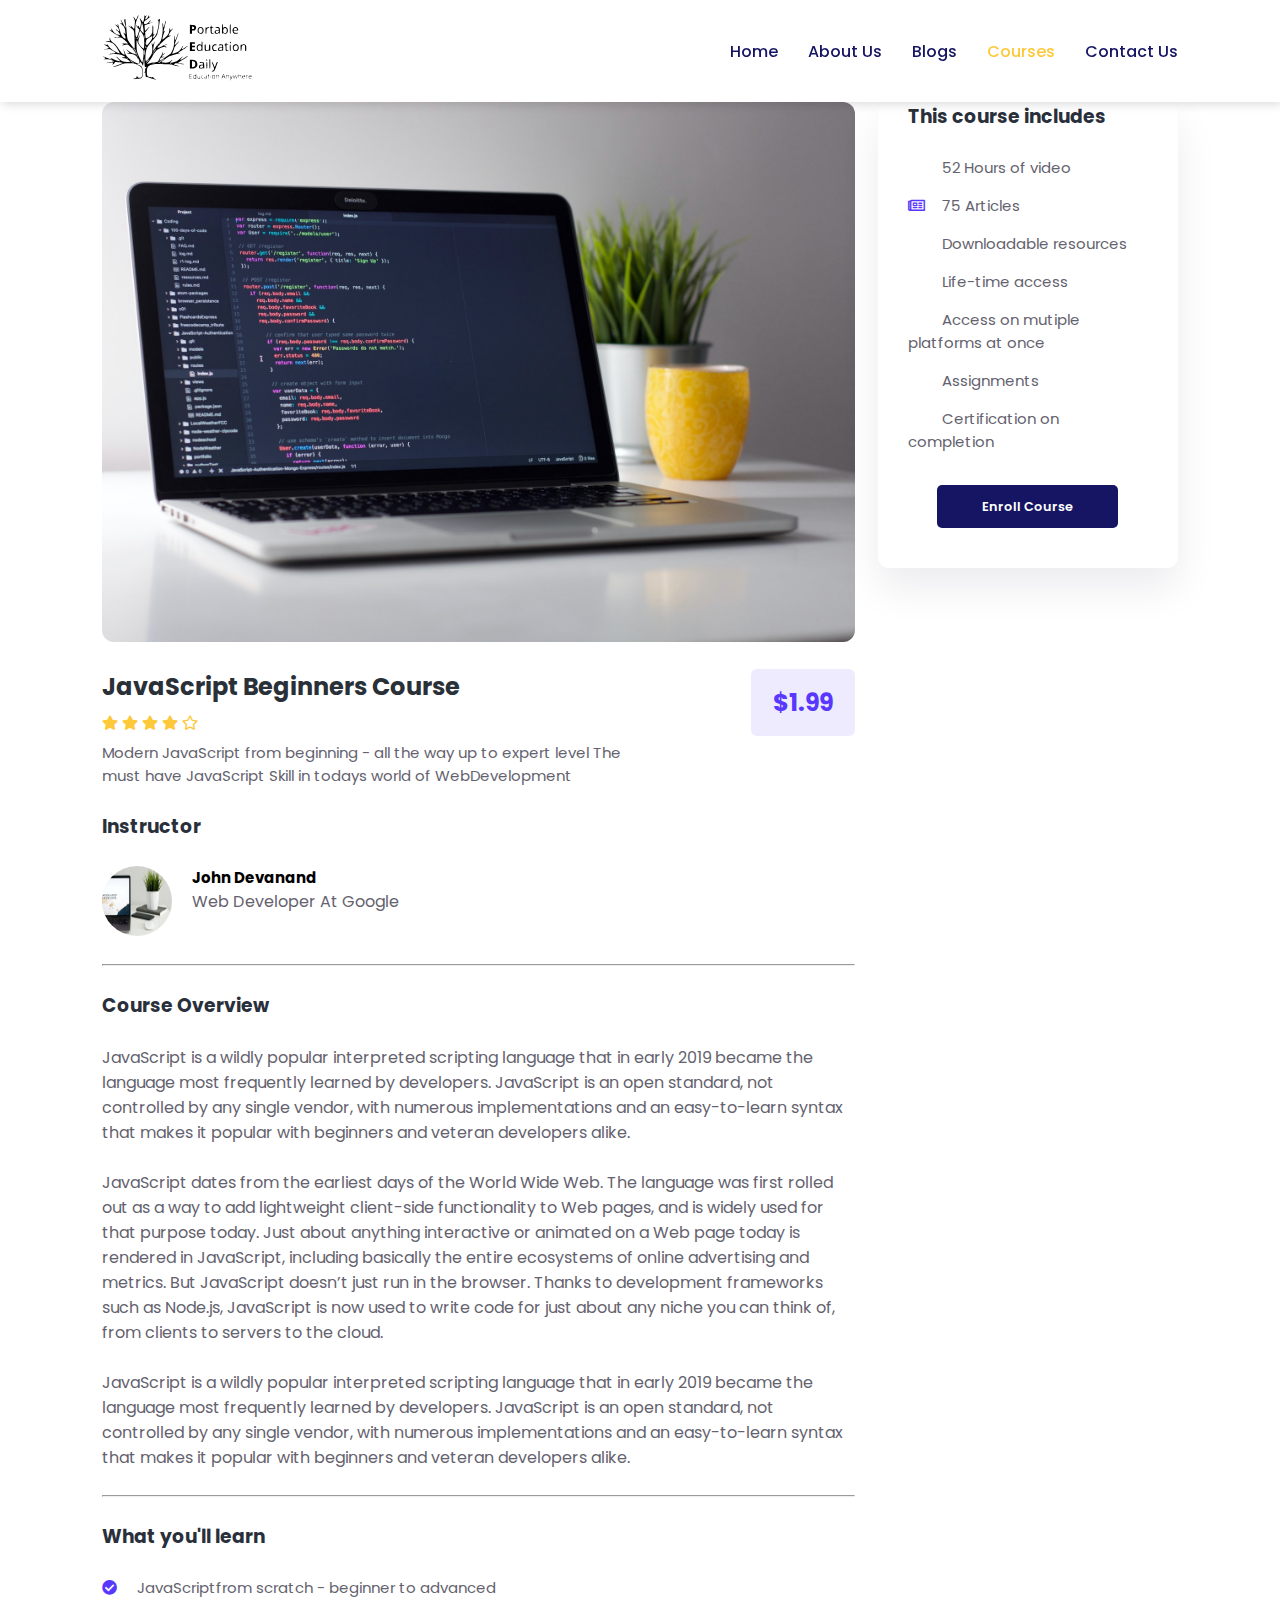
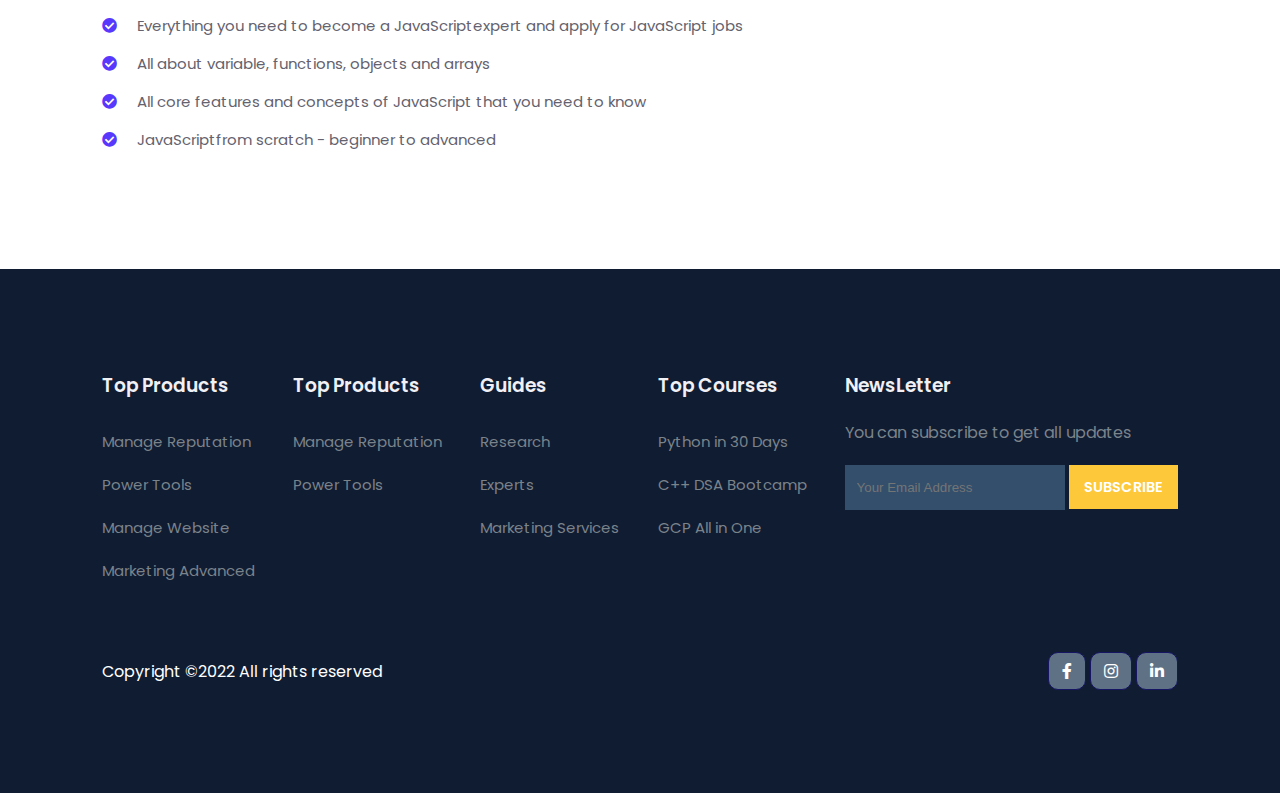
<file: course-inner.html>
<!DOCTYPE html>
<html lang="en">
<head>
    <meta charset="UTF-8">
    <meta http-equiv="X-UA-Compatible" content="IE=edge">
    <meta name="viewport" content="width=device-width, initial-scale=1.0">
    <title>WAP</title>
    <link rel="stylesheet" href="https://pro.fontawesome.com/releases/v5.10.0/css/all.css">
    <script src="https://code.jquery.com/jquery-3.6.0.min.js" integrity="sha256-/xUj+3OJU5yExlq6GSYGSHk7tPXikynS7ogEvDej/m4=" crossorigin="anonymous"></script>
    <link rel="stylesheet" href="style.css">
</head>
<body>

    <!--Navigation Bar-->
    <nav>
        <a href="index.html"><img src="images/PED.svg" alt=""></a>
        <div class="navigation">
            <ul>
                <i id="menu-close" class="fas fa-times"></i>
                <li><a href="index.html">Home</a></li>
                <li><a href="about.html">About Us</a></li>
                <li><a href="blog.html">Blogs</a></li>
                <li><a class="active" href="course.html">Courses</a></li>
                <li><a href="contact.html">Contact Us</a></li>
            </ul>
            <img id="menu-btn" src="images/menu.png" alt="">
        </div>
    </nav>

    <!--Inner Course Details Section-->
    <section id="course-inner">
        <div class="overview">
            <img class="course-img" src="images/c1.jpg" alt="">
            <div class="course-head">
                <div class="c-name">
                    <h2>JavaScript Beginners Course</h2>
                    <div class="star">
                        <i class="fas fa-star"></i>
                        <i class="fas fa-star"></i>
                        <i class="fas fa-star"></i>
                        <i class="fas fa-star"></i>
                        <i class="far fa-star"></i>
                    </div>
                    <p>Modern JavaScript from beginning - all the way up to expert level The must have JavaScript Skill in todays world of WebDevelopment</p>
                </div>
                <span>$1.99</span>
            </div>
            <br><h3>Instructor</h3><br>
            <div class="tutor">
                <img src="images/c4.jpg" alt="">
                <div class="tutor-details">
                    <h5>John Devanand</h5>
                    <p>Web Developer At Google</p><br>
                </div>
            </div>
            <br><hr>
            <br><h3>Course Overview</h3><br>
            <p>JavaScript is a wildly popular interpreted scripting language that in early 2019 became the language most frequently learned by developers. JavaScript is an open standard, not controlled by any single vendor, with numerous implementations and an easy-to-learn syntax that makes it popular with beginners and veteran developers alike.<br><br>

            JavaScript dates from the earliest days of the World Wide Web. The language was first rolled out as a way to add lightweight client-side functionality to Web pages, and is widely used for that purpose today. Just about anything interactive or animated on a Web page today is rendered in JavaScript, including basically the entire ecosystems of online advertising and metrics. But JavaScript doesn’t just run in the browser. Thanks to development frameworks such as Node.js, JavaScript is now used to write code for just about any niche you can think of, from clients to servers to the cloud.<br><br>
            JavaScript is a wildly popular interpreted scripting language that in early 2019 became the language most frequently learned by developers. JavaScript is an open standard, not controlled by any single vendor, with numerous implementations and an easy-to-learn syntax that makes it popular with beginners and veteran developers alike.<br>
        </p><br>
        <hr>
        <br><h3>What you'll learn</h3><br>
        <div class="learn">
            <p><i class="far fa-check-circle"></i>JavaScriptfrom scratch - beginner to advanced</p>
            <p><i class="far fa-check-circle"></i>Everything you need to become a JavaScriptexpert and apply for JavaScript jobs</p>
            <p><i class="far fa-check-circle"></i>All about variable, functions, objects and arrays</p>
            <p><i class="far fa-check-circle"></i>All core features and concepts of JavaScript that you need to know</p>
            <p><i class="far fa-check-circle"></i>JavaScriptfrom scratch - beginner to advanced</p>
        </div>
        </div>

        <div class="enroll">
            <h3>This course includes</h3>
            <p><i class="far fa-video"></i>52 Hours of video</p>
            <p><i class="far fa-newspaper"></i>75 Articles</p>
            <p><i class="far fa-cloud-download"></i>Downloadable resources</p>
            <p><i class="far fa-infinity"></i>Life-time access</p>
            <p><i class="far fa-mobile-alt"></i>Access on mutiple platforms at once</p>
            <p><i class="far fa-paperclip"></i>Assignments</p>
            <p><i class="far fa-trophy-alt"></i>Certification on completion</p>
            <div class="enroll-btn">
                <a class="blue" href="#">Enroll Course</a>
            </div>
        </div>
    </section>

    <!--Footer of page-->
    <footer>
        <div class="footer-col">
            <h3>Top Products</h3>
            <li>Manage Reputation</li>
            <li>Power Tools</li>
            <li>Manage Website</li>
            <li>Marketing Advanced</li>
        </div>
        <div class="footer-col">
            <h3>Top Products</h3>
            <li>Manage Reputation</li>
            <li>Power Tools</li>
        </div>
        <div class="footer-col">
            <h3>Guides</h3>
            <li>Research</li>
            <li>Experts</li>
            <li>Marketing Services</li>
        </div>
        <div class="footer-col">
            <h3>Top Courses</h3>
            <li>Python in 30 Days</li>
            <li>C++ DSA Bootcamp</li>
            <li>GCP All in One</li>
        </div>
        <div class="footer-col">
            <h3>NewsLetter</h3>
            <p>You can subscribe to get all updates</p>
            <div class="subscribe">
                <input type="text" placeholder="Your Email Address">
                <a href="#" class="yellow">SUBSCRIBE</a>
            </div>
        </div>
        <div class="copyright">
            <p>Copyright &copy;2022 All rights reserved </p>
            <div class="pro-links">
                <i class="fab fa-facebook-f"></i>
                <i class="fab fa-instagram"></i>
                <i class="fab fa-linkedin-in"></i>
            </div>
        </div>
    </footer>

    <!--Script for open close responsive button-->
    <script>
        $('#menu-btn').click(function(){
            $('nav .navigation ul').addClass('active')
        });
        $('#menu-close').click(function(){
            $('nav .navigation ul').removeClass('active')
        });
    </script>
</body>
</html>
</file>
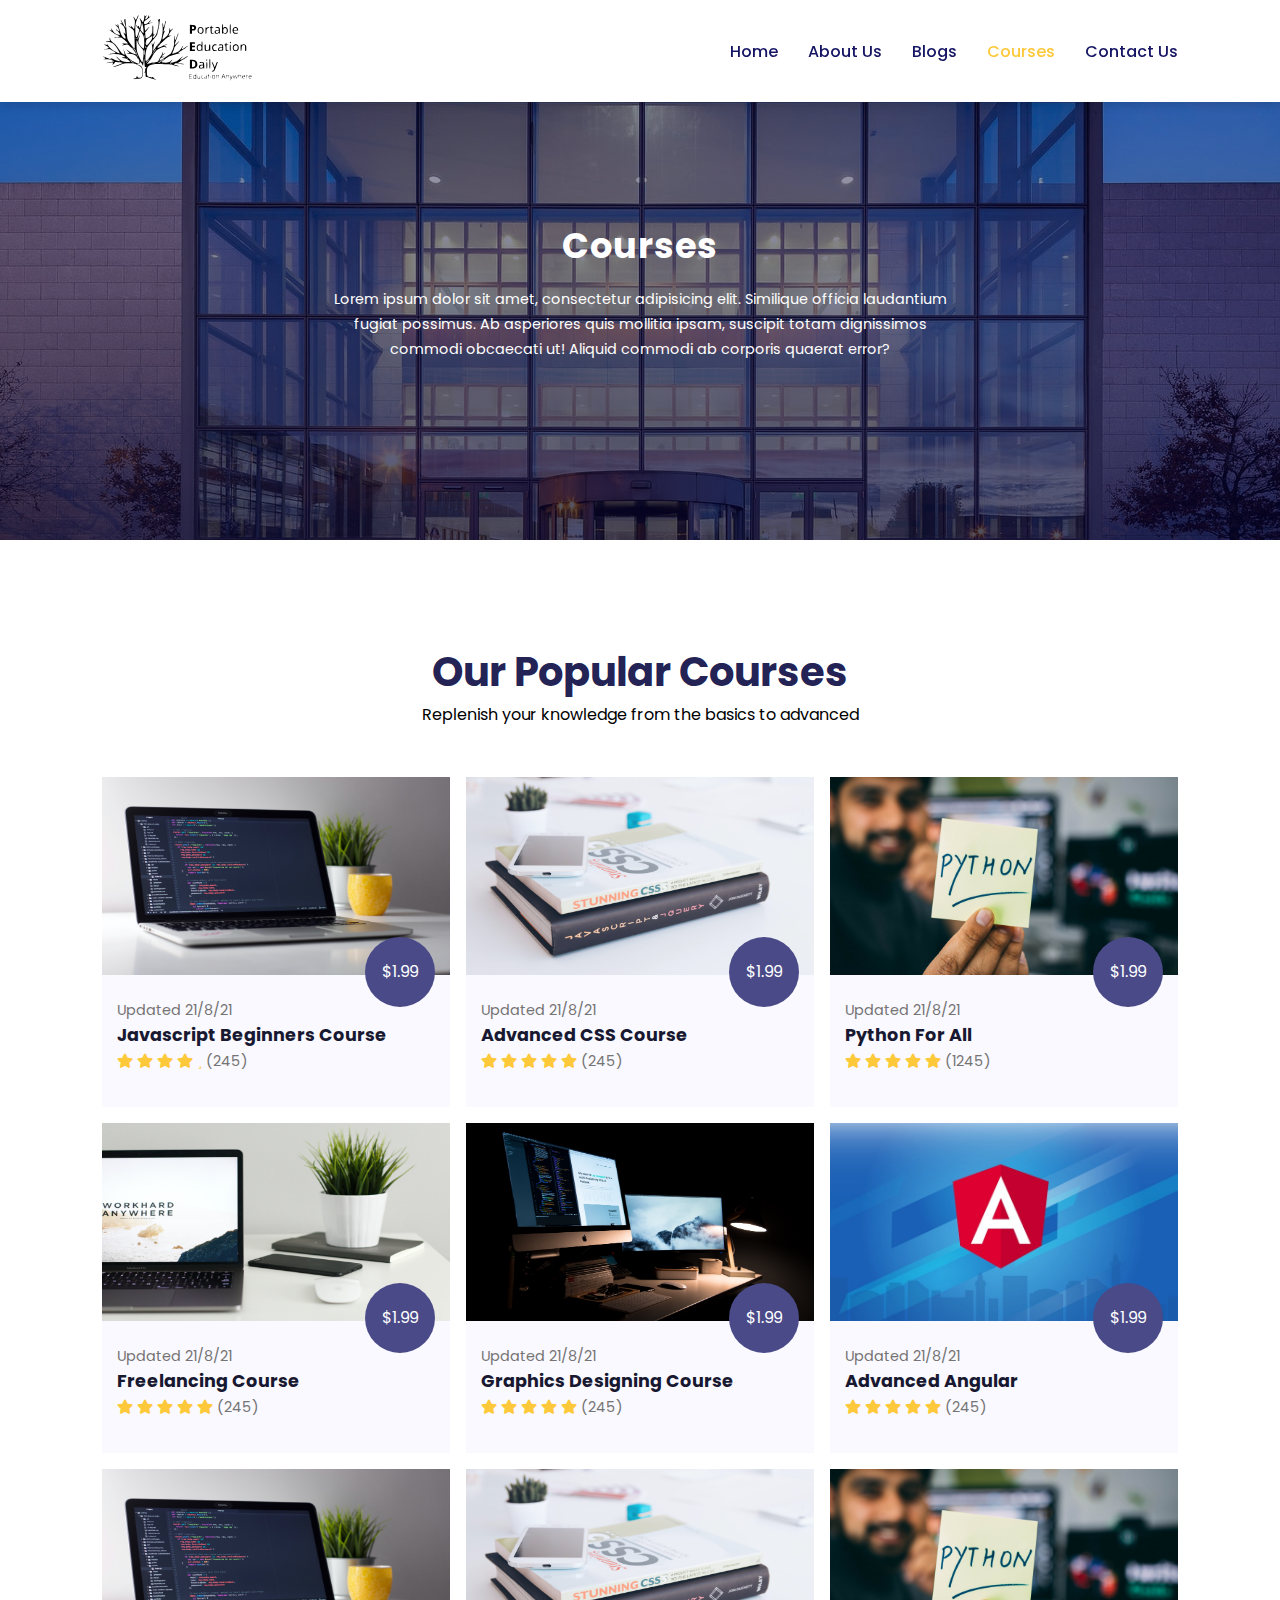
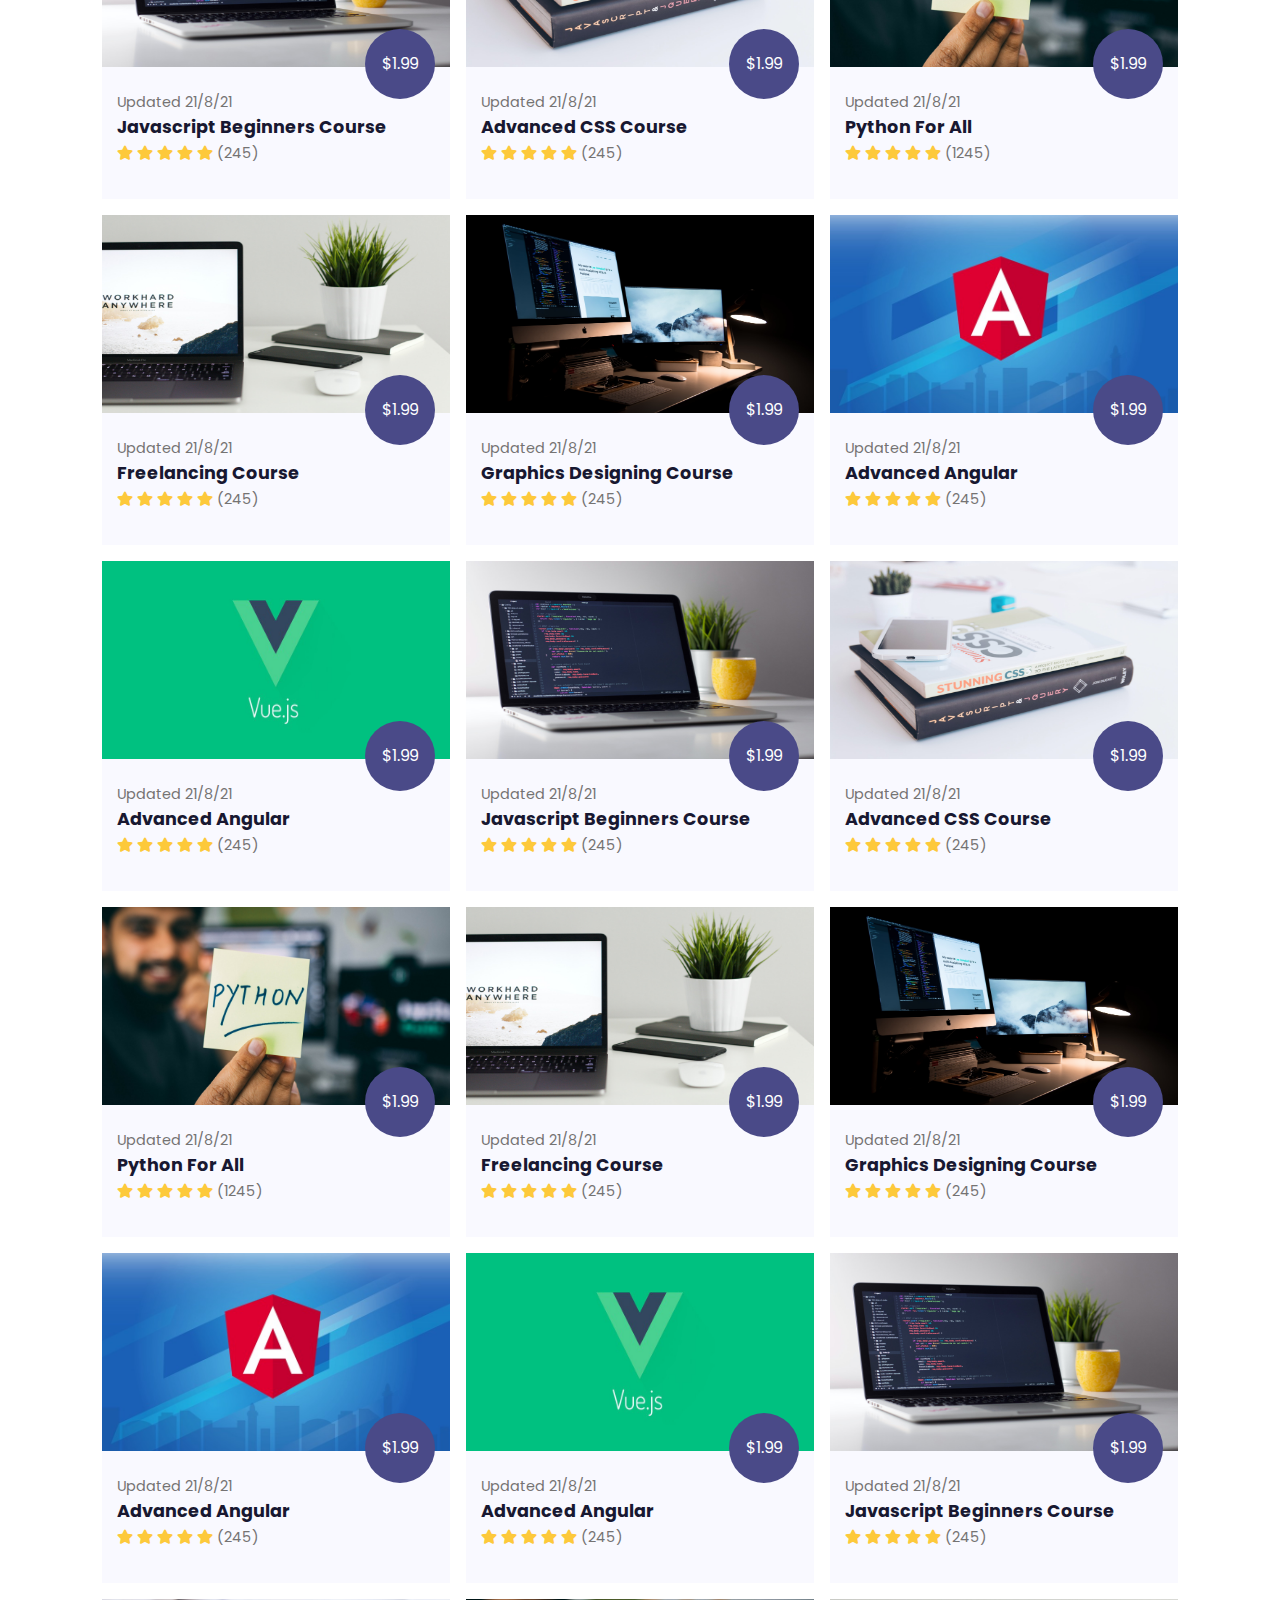
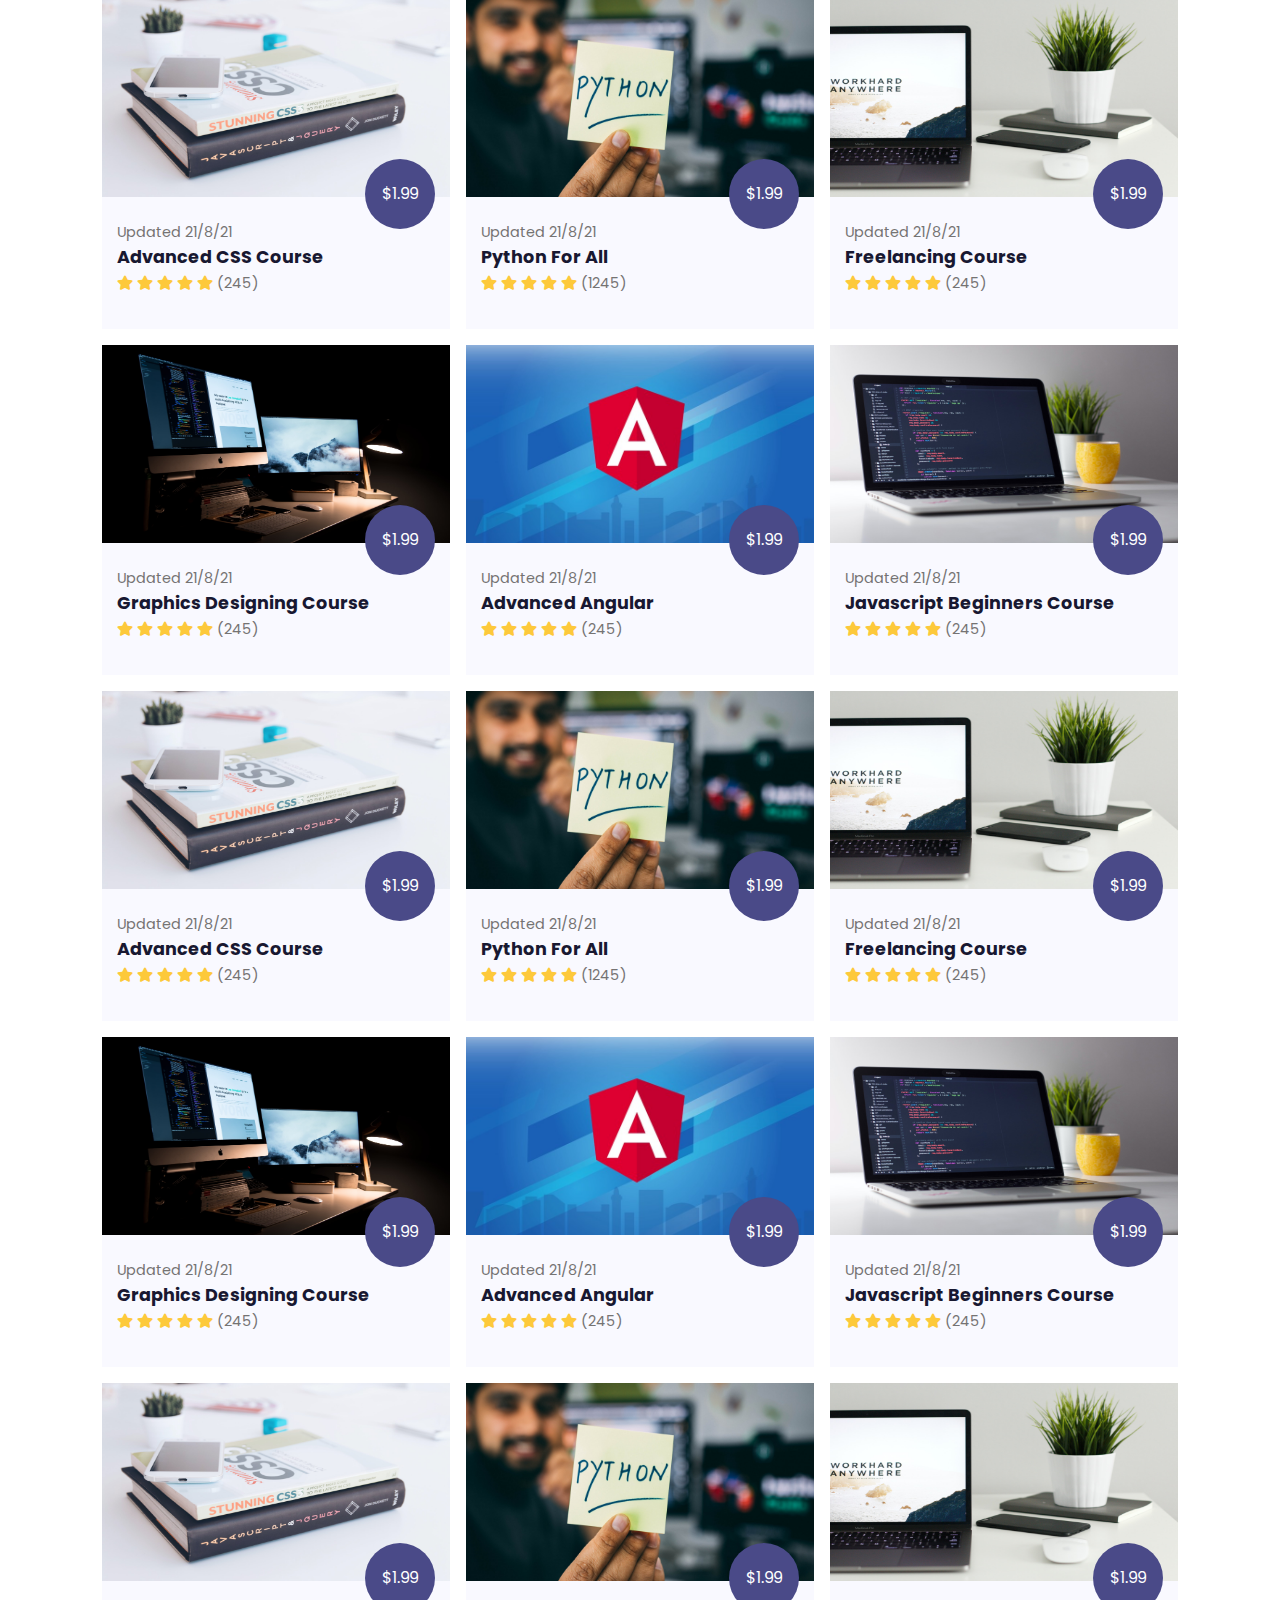
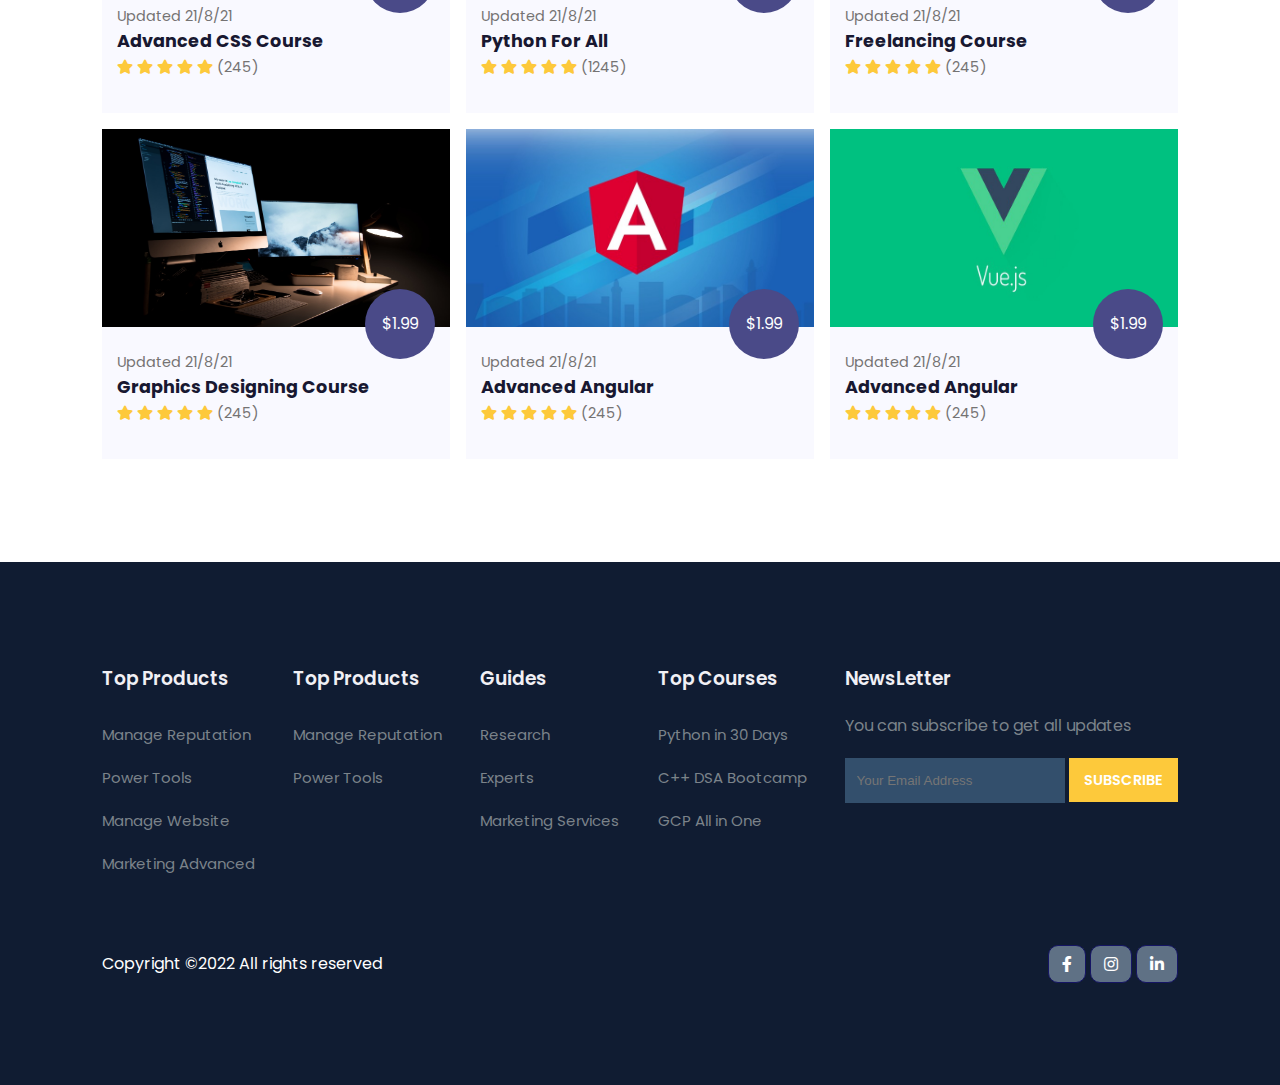
<file: course.html>
<!DOCTYPE html>
<html lang="en">
<head>
    <meta charset="UTF-8">
    <meta http-equiv="X-UA-Compatible" content="IE=edge">
    <meta name="viewport" content="width=device-width, initial-scale=1.0">
    <title>WAP</title>
    <link rel="stylesheet" href="https://pro.fontawesome.com/releases/v5.10.0/css/all.css">
    <script src="https://code.jquery.com/jquery-3.6.0.min.js" integrity="sha256-/xUj+3OJU5yExlq6GSYGSHk7tPXikynS7ogEvDej/m4=" crossorigin="anonymous"></script>
    <link rel="stylesheet" href="style.css">
</head>
<body>

    <!--Navigation Bar-->
    <nav>
        <a href="index.html"><img src="images/PED.svg" alt=""></a>
        <div class="navigation">
            <ul>
                <i id="menu-close" class="fas fa-times"></i>
                <li><a href="index.html">Home</a></li>
                <li><a href="about.html">About Us</a></li>
                <li><a href="blog.html">Blogs</a></li>
                <li><a class="active" href="course.html">Courses</a></li>
                <li><a href="contact.html">Contact Us</a></li>
            </ul>
            <img id="menu-btn" src="images/menu.png" alt="">
        </div>
    </nav>

    <!--Home-->
    <section id="about-home">
         <h2>Courses</h2>
         <p>Lorem ipsum dolor sit amet, consectetur adipisicing elit. Similique officia laudantium fugiat possimus. Ab asperiores quis mollitia ipsam, suscipit totam dignissimos commodi obcaecati ut! Aliquid commodi ab corporis quaerat error?</p>
    </section>

    <!--Courses Section-->
    <section id="course">
        <h1>Our Popular Courses</h1>
        <p>Replenish your knowledge from the basics to advanced</p>
        <div class="course-box">
            <div style="cursor: pointer;" onclick="window.location.href='course-inner.html';" class="courses">
                <img src="images/c1.jpg" alt="">
                <div class="details">
                    <span>Updated 21/8/21</span>
                    <h6>Javascript Beginners Course</h6>
                    <div class="star">
                        <i class="fas fa-star"></i>
                        <i class="fas fa-star"></i>
                        <i class="fas fa-star"></i>
                        <i class="fas fa-star"></i>
                        <i class="fa-star fa-star"></i>
                        <span>(245)</span>
                    </div>
                </div>
                <div class="cost">$1.99</div>
            </div>
            <div style="cursor: pointer;" onclick="window.location.href='course-inner.html';" class="courses">
                <img src="images/c2.jpg" alt="">
                <div class="details">
                    <span>Updated 21/8/21</span>
                    <h6>Advanced CSS Course</h6>
                    <div class="star">
                        <i class="fas fa-star"></i>
                        <i class="fas fa-star"></i>
                        <i class="fas fa-star"></i>
                        <i class="fas fa-star"></i>
                        <i class="fas fa-star"></i>
                        <span>(245)</span>
                    </div>
                </div>
                <div class="cost">$1.99</div>
            </div>
            <div style="cursor: pointer;" onclick="window.location.href='course-inner.html';" class="courses">
                <img src="images/c3.jpg" alt="">
                <div class="details">
                    <span>Updated 21/8/21</span>
                    <h6>Python For All</h6>
                    <div class="star">
                        <i class="fas fa-star"></i>
                        <i class="fas fa-star"></i>
                        <i class="fas fa-star"></i>
                        <i class="fas fa-star"></i>
                        <i class="fas fa-star"></i>
                        <span>(1245)</span>
                    </div>
                </div>
                <div class="cost">$1.99</div>
            </div>
            <div style="cursor: pointer;" onclick="window.location.href='course-inner.html';" class="courses">
                <img src="images/c4.jpg" alt="">
                <div class="details">
                    <span>Updated 21/8/21</span>
                    <h6>Freelancing Course</h6>
                    <div class="star">
                        <i class="fas fa-star"></i>
                        <i class="fas fa-star"></i>
                        <i class="fas fa-star"></i>
                        <i class="fas fa-star"></i>
                        <i class="fas fa-star"></i>
                        <span>(245)</span>
                    </div>
                </div>
                <div class="cost">$1.99</div>
            </div>
            <div style="cursor: pointer;" onclick="window.location.href='course-inner.html';" class="courses">
                <img src="images/c5.jpg" alt="">
                <div class="details">
                    <span>Updated 21/8/21</span>
                    <h6>Graphics Designing Course</h6>
                    <div class="star">
                        <i class="fas fa-star"></i>
                        <i class="fas fa-star"></i>
                        <i class="fas fa-star"></i>
                        <i class="fas fa-star"></i>
                        <i class="fas fa-star"></i>
                        <span>(245)</span>
                    </div>
                </div>
                <div class="cost">$1.99</div>
            </div>
            <div style="cursor: pointer;" onclick="window.location.href='course-inner.html';" class="courses">
                <img src="images/c6.jpg" alt="">
                <div class="details">
                    <span>Updated 21/8/21</span>
                    <h6>Advanced Angular</h6>
                    <div class="star">
                        <i class="fas fa-star"></i>
                        <i class="fas fa-star"></i>
                        <i class="fas fa-star"></i>
                        <i class="fas fa-star"></i>
                        <i class="fas fa-star"></i>
                        <span>(245)</span>
                    </div>
                </div>
                <div class="cost">$1.99</div>
            </div>
            <div style="cursor: pointer;" onclick="window.location.href='course-inner.html';" class="courses">
                <img src="images/c1.jpg" alt="">
                <div class="details">
                    <span>Updated 21/8/21</span>
                    <h6>Javascript Beginners Course</h6>
                    <div class="star">
                        <i class="fas fa-star"></i>
                        <i class="fas fa-star"></i>
                        <i class="fas fa-star"></i>
                        <i class="fas fa-star"></i>
                        <i class="fas fa-star"></i>
                        <span>(245)</span>
                    </div>
                </div>
                <div class="cost">$1.99</div>
            </div>
            <div style="cursor: pointer;" onclick="window.location.href='course-inner.html';" class="courses">
                <img src="images/c2.jpg" alt="">
                <div class="details">
                    <span>Updated 21/8/21</span>
                    <h6>Advanced CSS Course</h6>
                    <div class="star">
                        <i class="fas fa-star"></i>
                        <i class="fas fa-star"></i>
                        <i class="fas fa-star"></i>
                        <i class="fas fa-star"></i>
                        <i class="fas fa-star"></i>
                        <span>(245)</span>
                    </div>
                </div>
                <div class="cost">$1.99</div>
            </div>
            <div style="cursor: pointer;" onclick="window.location.href='course-inner.html';" class="courses">
                <img src="images/c3.jpg" alt="">
                <div class="details">
                    <span>Updated 21/8/21</span>
                    <h6>Python For All</h6>
                    <div class="star">
                        <i class="fas fa-star"></i>
                        <i class="fas fa-star"></i>
                        <i class="fas fa-star"></i>
                        <i class="fas fa-star"></i>
                        <i class="fas fa-star"></i>
                        <span>(1245)</span>
                    </div>
                </div>
                <div class="cost">$1.99</div>
            </div>
            <div style="cursor: pointer;" onclick="window.location.href='course-inner.html';" class="courses">
                <img src="images/c4.jpg" alt="">
                <div class="details">
                    <span>Updated 21/8/21</span>
                    <h6>Freelancing Course</h6>
                    <div class="star">
                        <i class="fas fa-star"></i>
                        <i class="fas fa-star"></i>
                        <i class="fas fa-star"></i>
                        <i class="fas fa-star"></i>
                        <i class="fas fa-star"></i>
                        <span>(245)</span>
                    </div>
                </div>
                <div class="cost">$1.99</div>
            </div>
            <div style="cursor: pointer;" onclick="window.location.href='course-inner.html';" class="courses">
                <img src="images/c5.jpg" alt="">
                <div class="details">
                    <span>Updated 21/8/21</span>
                    <h6>Graphics Designing Course</h6>
                    <div class="star">
                        <i class="fas fa-star"></i>
                        <i class="fas fa-star"></i>
                        <i class="fas fa-star"></i>
                        <i class="fas fa-star"></i>
                        <i class="fas fa-star"></i>
                        <span>(245)</span>
                    </div>
                </div>
                <div class="cost">$1.99</div>
            </div>
            <div style="cursor: pointer;" onclick="window.location.href='course-inner.html';" class="courses">
                <img src="images/c6.jpg" alt="">
                <div class="details">
                    <span>Updated 21/8/21</span>
                    <h6>Advanced Angular</h6>
                    <div class="star">
                        <i class="fas fa-star"></i>
                        <i class="fas fa-star"></i>
                        <i class="fas fa-star"></i>
                        <i class="fas fa-star"></i>
                        <i class="fas fa-star"></i>
                        <span>(245)</span>
                    </div>
                </div>
                <div class="cost">$1.99</div>
            </div>
            <div style="cursor: pointer;" onclick="window.location.href='course-inner.html';" class="courses">
                <img src="images/c7.jpeg" alt="">
                <div class="details">
                    <span>Updated 21/8/21</span>
                    <h6>Advanced Angular</h6>
                    <div class="star">
                        <i class="fas fa-star"></i>
                        <i class="fas fa-star"></i>
                        <i class="fas fa-star"></i>
                        <i class="fas fa-star"></i>
                        <i class="fas fa-star"></i>
                        <span>(245)</span>
                    </div>
                </div>
                <div class="cost">$1.99</div>
            </div> 
            <div style="cursor: pointer;" onclick="window.location.href='course-inner.html';" class="courses">
                <img src="images/c1.jpg" alt="">
                <div class="details">
                    <span>Updated 21/8/21</span>
                    <h6>Javascript Beginners Course</h6>
                    <div class="star">
                        <i class="fas fa-star"></i>
                        <i class="fas fa-star"></i>
                        <i class="fas fa-star"></i>
                        <i class="fas fa-star"></i>
                        <i class="fas fa-star"></i>
                        <span>(245)</span>
                    </div>
                </div>
                <div class="cost">$1.99</div>
            </div>
            <div style="cursor: pointer;" onclick="window.location.href='course-inner.html';" class="courses">
                <img src="images/c2.jpg" alt="">
                <div class="details">
                    <span>Updated 21/8/21</span>
                    <h6>Advanced CSS Course</h6>
                    <div class="star">
                        <i class="fas fa-star"></i>
                        <i class="fas fa-star"></i>
                        <i class="fas fa-star"></i>
                        <i class="fas fa-star"></i>
                        <i class="fas fa-star"></i>
                        <span>(245)</span>
                    </div>
                </div>
                <div class="cost">$1.99</div>
            </div>
            <div style="cursor: pointer;" onclick="window.location.href='course-inner.html';" class="courses">
                <img src="images/c3.jpg" alt="">
                <div class="details">
                    <span>Updated 21/8/21</span>
                    <h6>Python For All</h6>
                    <div class="star">
                        <i class="fas fa-star"></i>
                        <i class="fas fa-star"></i>
                        <i class="fas fa-star"></i>
                        <i class="fas fa-star"></i>
                        <i class="fas fa-star"></i>
                        <span>(1245)</span>
                    </div>
                </div>
                <div class="cost">$1.99</div>
            </div>
            <div style="cursor: pointer;" onclick="window.location.href='course-inner.html';" class="courses">
                <img src="images/c4.jpg" alt="">
                <div class="details">
                    <span>Updated 21/8/21</span>
                    <h6>Freelancing Course</h6>
                    <div class="star">
                        <i class="fas fa-star"></i>
                        <i class="fas fa-star"></i>
                        <i class="fas fa-star"></i>
                        <i class="fas fa-star"></i>
                        <i class="fas fa-star"></i>
                        <span>(245)</span>
                    </div>
                </div>
                <div class="cost">$1.99</div>
            </div>
            <div style="cursor: pointer;" onclick="window.location.href='course-inner.html';" class="courses">
                <img src="images/c5.jpg" alt="">
                <div class="details">
                    <span>Updated 21/8/21</span>
                    <h6>Graphics Designing Course</h6>
                    <div class="star">
                        <i class="fas fa-star"></i>
                        <i class="fas fa-star"></i>
                        <i class="fas fa-star"></i>
                        <i class="fas fa-star"></i>
                        <i class="fas fa-star"></i>
                        <span>(245)</span>
                    </div>
                </div>
                <div class="cost">$1.99</div>
            </div>
            <div style="cursor: pointer;" onclick="window.location.href='course-inner.html';" class="courses">
                <img src="images/c6.jpg" alt="">
                <div class="details">
                    <span>Updated 21/8/21</span>
                    <h6>Advanced Angular</h6>
                    <div class="star">
                        <i class="fas fa-star"></i>
                        <i class="fas fa-star"></i>
                        <i class="fas fa-star"></i>
                        <i class="fas fa-star"></i>
                        <i class="fas fa-star"></i>
                        <span>(245)</span>
                    </div>
                </div>
                <div class="cost">$1.99</div>
            </div>
            <div style="cursor: pointer;" onclick="window.location.href='course-inner.html';" class="courses">
                <img src="images/c7.jpeg" alt="">
                <div class="details">
                    <span>Updated 21/8/21</span>
                    <h6>Advanced Angular</h6>
                    <div class="star">
                        <i class="fas fa-star"></i>
                        <i class="fas fa-star"></i>
                        <i class="fas fa-star"></i>
                        <i class="fas fa-star"></i>
                        <i class="fas fa-star"></i>
                        <span>(245)</span>
                    </div>
                </div>
                <div class="cost">$1.99</div>
            </div>
            <div style="cursor: pointer;" onclick="window.location.href='course-inner.html';" class="courses">
                <img src="images/c1.jpg" alt="">
                <div class="details">
                    <span>Updated 21/8/21</span>
                    <h6>Javascript Beginners Course</h6>
                    <div class="star">
                        <i class="fas fa-star"></i>
                        <i class="fas fa-star"></i>
                        <i class="fas fa-star"></i>
                        <i class="fas fa-star"></i>
                        <i class="fas fa-star"></i>
                        <span>(245)</span>
                    </div>
                </div>
                <div class="cost">$1.99</div>
            </div>
            <div style="cursor: pointer;" onclick="window.location.href='course-inner.html';" class="courses">
                <img src="images/c2.jpg" alt="">
                <div class="details">
                    <span>Updated 21/8/21</span>
                    <h6>Advanced CSS Course</h6>
                    <div class="star">
                        <i class="fas fa-star"></i>
                        <i class="fas fa-star"></i>
                        <i class="fas fa-star"></i>
                        <i class="fas fa-star"></i>
                        <i class="fas fa-star"></i>
                        <span>(245)</span>
                    </div>
                </div>
                <div class="cost">$1.99</div>
            </div>
            <div style="cursor: pointer;" onclick="window.location.href='course-inner.html';" class="courses">
                <img src="images/c3.jpg" alt="">
                <div class="details">
                    <span>Updated 21/8/21</span>
                    <h6>Python For All</h6>
                    <div class="star">
                        <i class="fas fa-star"></i>
                        <i class="fas fa-star"></i>
                        <i class="fas fa-star"></i>
                        <i class="fas fa-star"></i>
                        <i class="fas fa-star"></i>
                        <span>(1245)</span>
                    </div>
                </div>
                <div class="cost">$1.99</div>
            </div>
            <div style="cursor: pointer;" onclick="window.location.href='course-inner.html';" class="courses">
                <img src="images/c4.jpg" alt="">
                <div class="details">
                    <span>Updated 21/8/21</span>
                    <h6>Freelancing Course</h6>
                    <div class="star">
                        <i class="fas fa-star"></i>
                        <i class="fas fa-star"></i>
                        <i class="fas fa-star"></i>
                        <i class="fas fa-star"></i>
                        <i class="fas fa-star"></i>
                        <span>(245)</span>
                    </div>
                </div>
                <div class="cost">$1.99</div>
            </div>
            <div style="cursor: pointer;" onclick="window.location.href='course-inner.html';" class="courses">
                <img src="images/c5.jpg" alt="">
                <div class="details">
                    <span>Updated 21/8/21</span>
                    <h6>Graphics Designing Course</h6>
                    <div class="star">
                        <i class="fas fa-star"></i>
                        <i class="fas fa-star"></i>
                        <i class="fas fa-star"></i>
                        <i class="fas fa-star"></i>
                        <i class="fas fa-star"></i>
                        <span>(245)</span>
                    </div>
                </div>
                <div class="cost">$1.99</div>
            </div>
            <div style="cursor: pointer;" onclick="window.location.href='course-inner.html';" class="courses">
                <img src="images/c6.jpg" alt="">
                <div class="details">
                    <span>Updated 21/8/21</span>
                    <h6>Advanced Angular</h6>
                    <div class="star">
                        <i class="fas fa-star"></i>
                        <i class="fas fa-star"></i>
                        <i class="fas fa-star"></i>
                        <i class="fas fa-star"></i>
                        <i class="fas fa-star"></i>
                        <span>(245)</span>
                    </div>
                </div>
                <div class="cost">$1.99</div>
            </div>
            <div style="cursor: pointer;" onclick="window.location.href='course-inner.html';" class="courses">
                <img src="images/c1.jpg" alt="">
                <div class="details">
                    <span>Updated 21/8/21</span>
                    <h6>Javascript Beginners Course</h6>
                    <div class="star">
                        <i class="fas fa-star"></i>
                        <i class="fas fa-star"></i>
                        <i class="fas fa-star"></i>
                        <i class="fas fa-star"></i>
                        <i class="fas fa-star"></i>
                        <span>(245)</span>
                    </div>
                </div>
                <div class="cost">$1.99</div>
            </div>
            <div style="cursor: pointer;" onclick="window.location.href='course-inner.html';" class="courses">
                <img src="images/c2.jpg" alt="">
                <div class="details">
                    <span>Updated 21/8/21</span>
                    <h6>Advanced CSS Course</h6>
                    <div class="star">
                        <i class="fas fa-star"></i>
                        <i class="fas fa-star"></i>
                        <i class="fas fa-star"></i>
                        <i class="fas fa-star"></i>
                        <i class="fas fa-star"></i>
                        <span>(245)</span>
                    </div>
                </div>
                <div class="cost">$1.99</div>
            </div>
            <div style="cursor: pointer;" onclick="window.location.href='course-inner.html';" class="courses">
                <img src="images/c3.jpg" alt="">
                <div class="details">
                    <span>Updated 21/8/21</span>
                    <h6>Python For All</h6>
                    <div class="star">
                        <i class="fas fa-star"></i>
                        <i class="fas fa-star"></i>
                        <i class="fas fa-star"></i>
                        <i class="fas fa-star"></i>
                        <i class="fas fa-star"></i>
                        <span>(1245)</span>
                    </div>
                </div>
                <div class="cost">$1.99</div>
            </div>
            <div style="cursor: pointer;" onclick="window.location.href='course-inner.html';" class="courses">
                <img src="images/c4.jpg" alt="">
                <div class="details">
                    <span>Updated 21/8/21</span>
                    <h6>Freelancing Course</h6>
                    <div class="star">
                        <i class="fas fa-star"></i>
                        <i class="fas fa-star"></i>
                        <i class="fas fa-star"></i>
                        <i class="fas fa-star"></i>
                        <i class="fas fa-star"></i>
                        <span>(245)</span>
                    </div>
                </div>
                <div class="cost">$1.99</div>
            </div>
            <div style="cursor: pointer;" onclick="window.location.href='course-inner.html';" class="courses">
                <img src="images/c5.jpg" alt="">
                <div class="details">
                    <span>Updated 21/8/21</span>
                    <h6>Graphics Designing Course</h6>
                    <div class="star">
                        <i class="fas fa-star"></i>
                        <i class="fas fa-star"></i>
                        <i class="fas fa-star"></i>
                        <i class="fas fa-star"></i>
                        <i class="fas fa-star"></i>
                        <span>(245)</span>
                    </div>
                </div>
                <div class="cost">$1.99</div>
            </div>
            <div style="cursor: pointer;" onclick="window.location.href='course-inner.html';" class="courses">
                <img src="images/c6.jpg" alt="">
                <div class="details">
                    <span>Updated 21/8/21</span>
                    <h6>Advanced Angular</h6>
                    <div class="star">
                        <i class="fas fa-star"></i>
                        <i class="fas fa-star"></i>
                        <i class="fas fa-star"></i>
                        <i class="fas fa-star"></i>
                        <i class="fas fa-star"></i>
                        <span>(245)</span>
                    </div>
                </div>
                <div class="cost">$1.99</div>
            </div>
            <div style="cursor: pointer;" onclick="window.location.href='course-inner.html';" class="courses">
                <img src="images/c1.jpg" alt="">
                <div class="details">
                    <span>Updated 21/8/21</span>
                    <h6>Javascript Beginners Course</h6>
                    <div class="star">
                        <i class="fas fa-star"></i>
                        <i class="fas fa-star"></i>
                        <i class="fas fa-star"></i>
                        <i class="fas fa-star"></i>
                        <i class="fas fa-star"></i>
                        <span>(245)</span>
                    </div>
                </div>
                <div class="cost">$1.99</div>
            </div>
            <div style="cursor: pointer;" onclick="window.location.href='course-inner.html';" class="courses">
                <img src="images/c2.jpg" alt="">
                <div class="details">
                    <span>Updated 21/8/21</span>
                    <h6>Advanced CSS Course</h6>
                    <div class="star">
                        <i class="fas fa-star"></i>
                        <i class="fas fa-star"></i>
                        <i class="fas fa-star"></i>
                        <i class="fas fa-star"></i>
                        <i class="fas fa-star"></i>
                        <span>(245)</span>
                    </div>
                </div>
                <div class="cost">$1.99</div>
            </div>
            <div style="cursor: pointer;" onclick="window.location.href='course-inner.html';" class="courses">
                <img src="images/c3.jpg" alt="">
                <div class="details">
                    <span>Updated 21/8/21</span>
                    <h6>Python For All</h6>
                    <div class="star">
                        <i class="fas fa-star"></i>
                        <i class="fas fa-star"></i>
                        <i class="fas fa-star"></i>
                        <i class="fas fa-star"></i>
                        <i class="fas fa-star"></i>
                        <span>(1245)</span>
                    </div>
                </div>
                <div class="cost">$1.99</div>
            </div>
            <div style="cursor: pointer;" onclick="window.location.href='course-inner.html';" class="courses">
                <img src="images/c4.jpg" alt="">
                <div class="details">
                    <span>Updated 21/8/21</span>
                    <h6>Freelancing Course</h6>
                    <div class="star">
                        <i class="fas fa-star"></i>
                        <i class="fas fa-star"></i>
                        <i class="fas fa-star"></i>
                        <i class="fas fa-star"></i>
                        <i class="fas fa-star"></i>
                        <span>(245)</span>
                    </div>
                </div>
                <div class="cost">$1.99</div>
            </div>
            <div style="cursor: pointer;" onclick="window.location.href='course-inner.html';" class="courses">
                <img src="images/c5.jpg" alt="">
                <div class="details">
                    <span>Updated 21/8/21</span>
                    <h6>Graphics Designing Course</h6>
                    <div class="star">
                        <i class="fas fa-star"></i>
                        <i class="fas fa-star"></i>
                        <i class="fas fa-star"></i>
                        <i class="fas fa-star"></i>
                        <i class="fas fa-star"></i>
                        <span>(245)</span>
                    </div>
                </div>
                <div class="cost">$1.99</div>
            </div>
            <div style="cursor: pointer;" onclick="window.location.href='course-inner.html';" class="courses">
                <img src="images/c6.jpg" alt="">
                <div class="details">
                    <span>Updated 21/8/21</span>
                    <h6>Advanced Angular</h6>
                    <div class="star">
                        <i class="fas fa-star"></i>
                        <i class="fas fa-star"></i>
                        <i class="fas fa-star"></i>
                        <i class="fas fa-star"></i>
                        <i class="fas fa-star"></i>
                        <span>(245)</span>
                    </div>
                </div>
                <div class="cost">$1.99</div>
            </div>
            <div style="cursor: pointer;" onclick="window.location.href='course-inner.html';" class="courses">
                <img src="images/c7.jpeg" alt="">
                <div class="details">
                    <span>Updated 21/8/21</span>
                    <h6>Advanced Angular</h6>
                    <div class="star">
                        <i class="fas fa-star"></i>
                        <i class="fas fa-star"></i>
                        <i class="fas fa-star"></i>
                        <i class="fas fa-star"></i>
                        <i class="fas fa-star"></i>
                        <span>(245)</span>
                    </div>
                </div>
                <div class="cost">$1.99</div>
            </div>            
        </div>
    </section>

    <!--Footer of page-->
    <footer>
        <div class="footer-col">
            <h3>Top Products</h3>
            <li>Manage Reputation</li>
            <li>Power Tools</li>
            <li>Manage Website</li>
            <li>Marketing Advanced</li>
        </div>
        <div class="footer-col">
            <h3>Top Products</h3>
            <li>Manage Reputation</li>
            <li>Power Tools</li>
        </div>
        <div class="footer-col">
            <h3>Guides</h3>
            <li>Research</li>
            <li>Experts</li>
            <li>Marketing Services</li>
        </div>
        <div class="footer-col">
            <h3>Top Courses</h3>
            <li>Python in 30 Days</li>
            <li>C++ DSA Bootcamp</li>
            <li>GCP All in One</li>
        </div>
        <div class="footer-col">
            <h3>NewsLetter</h3>
            <p>You can subscribe to get all updates</p>
            <div class="subscribe">
                <input type="text" placeholder="Your Email Address">
                <a href="#" class="yellow">SUBSCRIBE</a>
            </div>
        </div>
        <div class="copyright">
            <p>Copyright &copy;2022 All rights reserved </p>
            <div class="pro-links">
                <i class="fab fa-facebook-f"></i>
                <i class="fab fa-instagram"></i>
                <i class="fab fa-linkedin-in"></i>
            </div>
        </div>
    </footer>

    <!--Script for open close responsive button-->
    <script>
        $('#menu-btn').click(function(){
            $('nav .navigation ul').addClass('active')
        });
        $('#menu-close').click(function(){
            $('nav .navigation ul').removeClass('active')
        });
    </script>
</body>
</html>
</file>
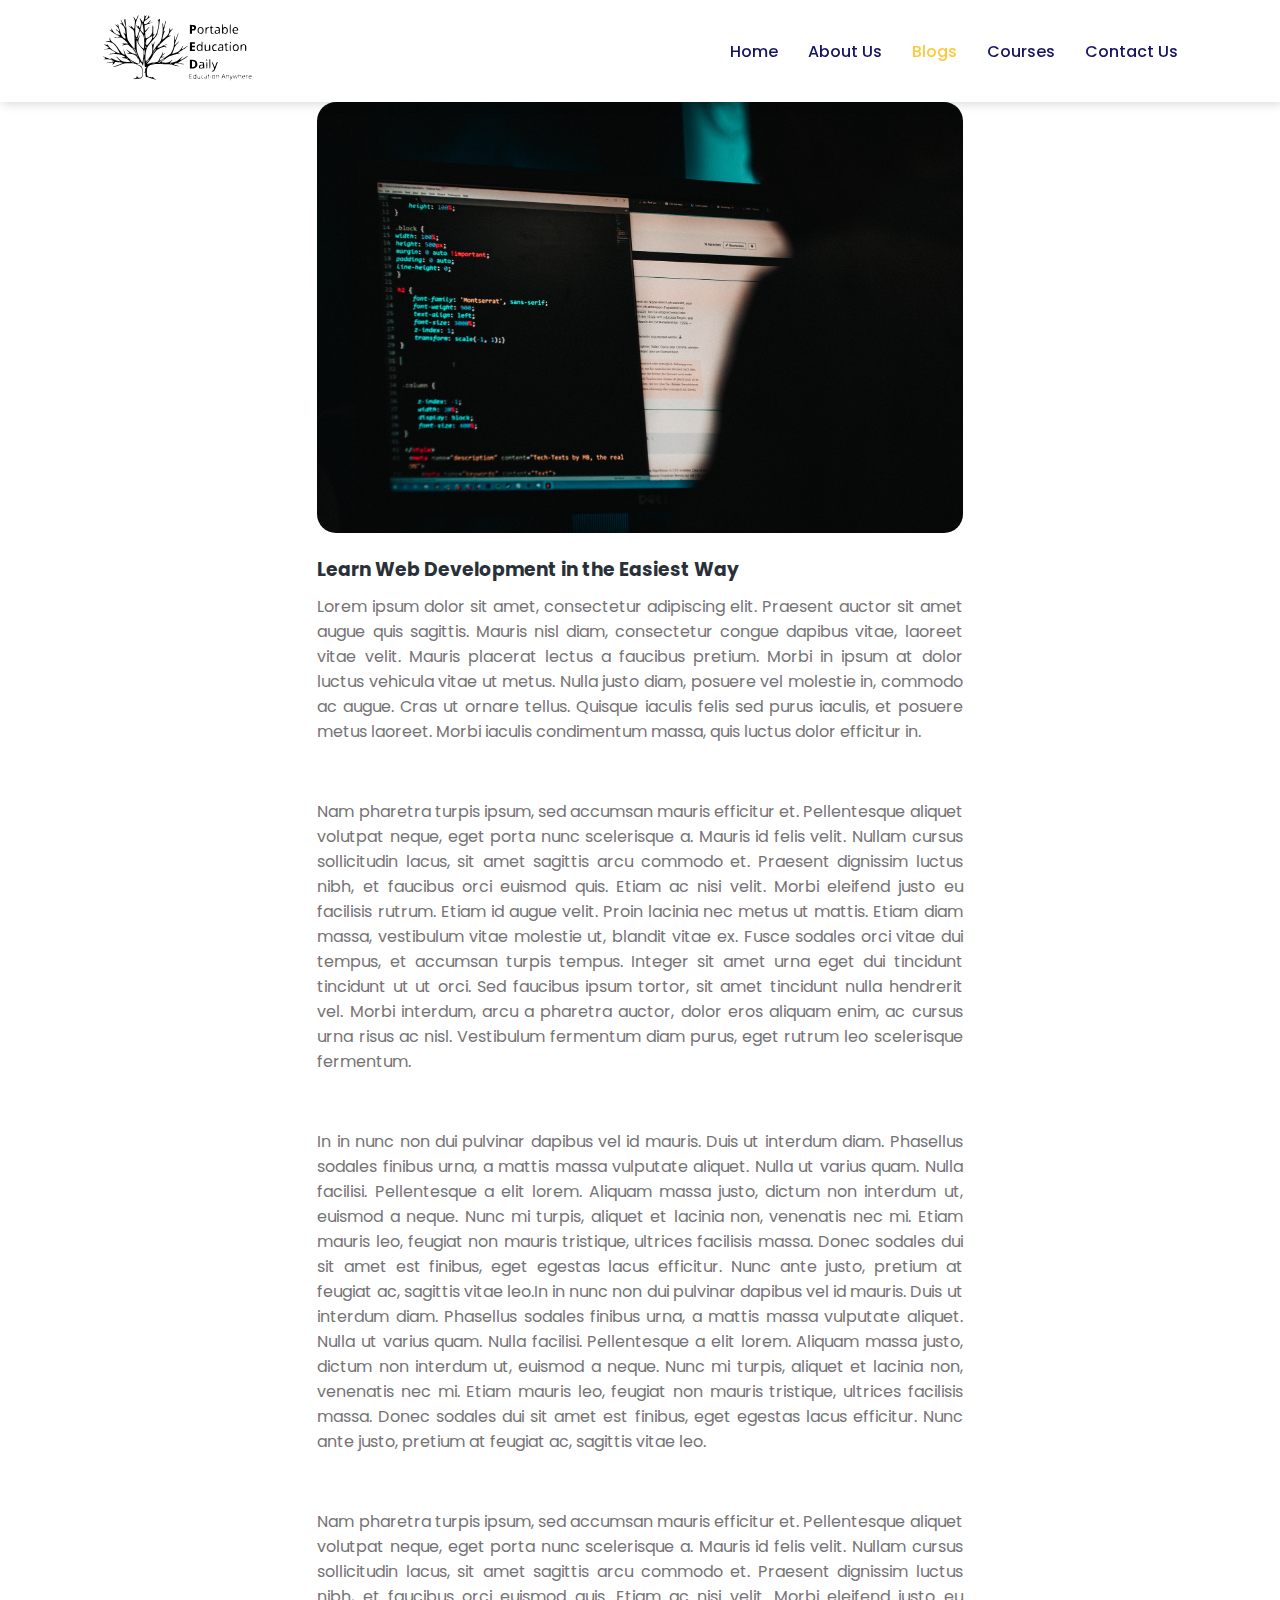
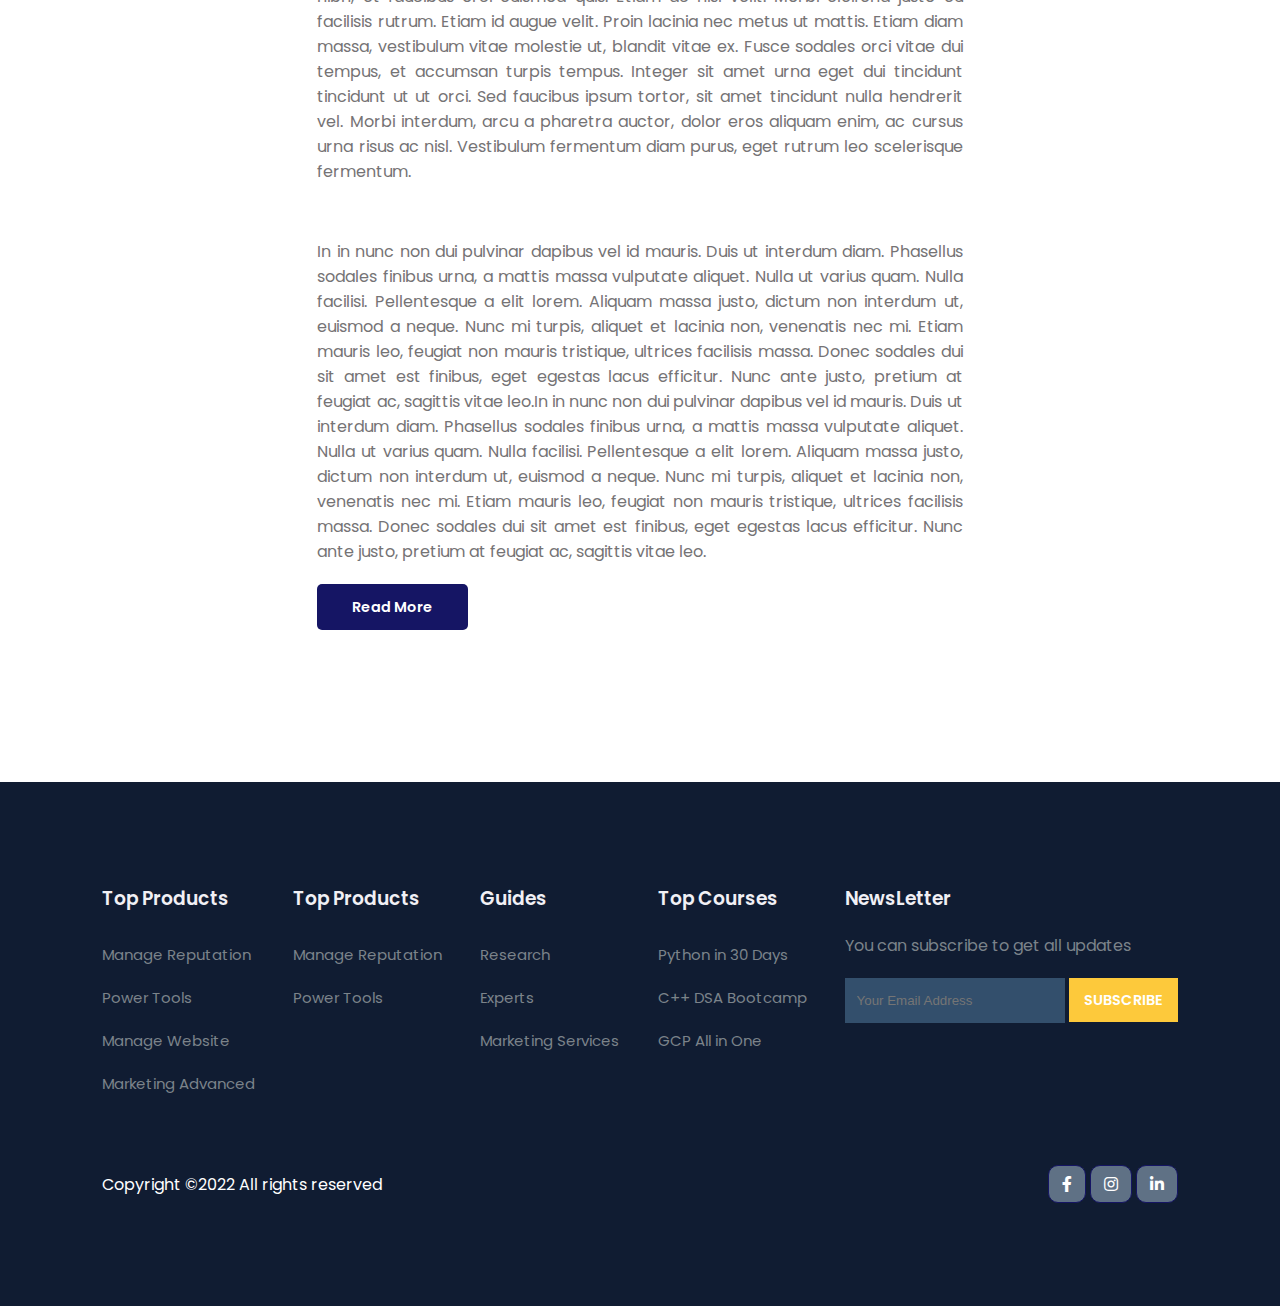
<file: post.html>
<!DOCTYPE html>
<html lang="en">
<head>
    <meta charset="UTF-8">
    <meta http-equiv="X-UA-Compatible" content="IE=edge">
    <meta name="viewport" content="width=device-width, initial-scale=1.0">
    <title>WAP</title>
    <link rel="stylesheet" href="https://pro.fontawesome.com/releases/v5.10.0/css/all.css">
    <script src="https://code.jquery.com/jquery-3.6.0.min.js" integrity="sha256-/xUj+3OJU5yExlq6GSYGSHk7tPXikynS7ogEvDej/m4=" crossorigin="anonymous"></script>
    <link rel="stylesheet" href="style.css">
</head>
<body>
    
    <!--Navigation Bar-->
    <nav>
        <a href="index.html"><img src="images/PED.svg" alt=""></a>
        <div class="navigation">
            <ul>
                <i id="menu-close" class="fas fa-times"></i>
                <li><a href="index.html">Home</a></li>
                <li><a href="about.html">About Us</a></li>
                <li><a class="active" href="blog.html">Blogs</a></li>
                <li><a href="course.html">Courses</a></li>
                <li><a href="contact.html">Contact Us</a></li>
            </ul>
            <img id="menu-btn" src="images/menu.png" alt="">
        </div>
    </nav>

    <!--Post Section-->
    <section id="blog-container">
        <div class="blogs blogpost">
            <div class="post">
                <img src="images/b1.jpg" alt="">
                <h3>Learn Web Development in the Easiest Way</h3>
                <p>Lorem ipsum dolor sit amet, consectetur adipiscing elit. Praesent auctor sit amet augue quis sagittis. Mauris nisl diam, consectetur congue dapibus vitae, laoreet vitae velit. Mauris placerat lectus a faucibus pretium. Morbi in ipsum at dolor luctus vehicula vitae ut metus. Nulla justo diam, posuere vel molestie in, commodo ac augue. Cras ut ornare tellus. Quisque iaculis felis sed purus iaculis, et posuere metus laoreet. Morbi iaculis condimentum massa, quis luctus dolor efficitur in.</p><br>
                <p>Nam pharetra turpis ipsum, sed accumsan mauris efficitur et. Pellentesque aliquet volutpat neque, eget porta nunc scelerisque a. Mauris id felis velit. Nullam cursus sollicitudin lacus, sit amet sagittis arcu commodo et. Praesent dignissim luctus nibh, et faucibus orci euismod quis. Etiam ac nisi velit. Morbi eleifend justo eu facilisis rutrum. Etiam id augue velit. Proin lacinia nec metus ut mattis. Etiam diam massa, vestibulum vitae molestie ut, blandit vitae ex. Fusce sodales orci vitae dui tempus, et accumsan turpis tempus. Integer sit amet urna eget dui tincidunt tincidunt ut ut orci. Sed faucibus ipsum tortor, sit amet tincidunt nulla hendrerit vel. Morbi interdum, arcu a pharetra auctor, dolor eros aliquam enim, ac cursus urna risus ac nisl. Vestibulum fermentum diam purus, eget rutrum leo scelerisque fermentum.</p><br>
                <p>In in nunc non dui pulvinar dapibus vel id mauris. Duis ut interdum diam. Phasellus sodales finibus urna, a mattis massa vulputate aliquet. Nulla ut varius quam. Nulla facilisi. Pellentesque a elit lorem. Aliquam massa justo, dictum non interdum ut, euismod a neque. Nunc mi turpis, aliquet et lacinia non, venenatis nec mi. Etiam mauris leo, feugiat non mauris tristique, ultrices facilisis massa. Donec sodales dui sit amet est finibus, eget egestas lacus efficitur. Nunc ante justo, pretium at feugiat ac, sagittis vitae leo.In in nunc non dui pulvinar dapibus vel id mauris. Duis ut interdum diam. Phasellus sodales finibus urna, a mattis massa vulputate aliquet. Nulla ut varius quam. Nulla facilisi. Pellentesque a elit lorem. Aliquam massa justo, dictum non interdum ut, euismod a neque. Nunc mi turpis, aliquet et lacinia non, venenatis nec mi. Etiam mauris leo, feugiat non mauris tristique, ultrices facilisis massa. Donec sodales dui sit amet est finibus, eget egestas lacus efficitur. Nunc ante justo, pretium at feugiat ac, sagittis vitae leo.</p><br>
                <p>Nam pharetra turpis ipsum, sed accumsan mauris efficitur et. Pellentesque aliquet volutpat neque, eget porta nunc scelerisque a. Mauris id felis velit. Nullam cursus sollicitudin lacus, sit amet sagittis arcu commodo et. Praesent dignissim luctus nibh, et faucibus orci euismod quis. Etiam ac nisi velit. Morbi eleifend justo eu facilisis rutrum. Etiam id augue velit. Proin lacinia nec metus ut mattis. Etiam diam massa, vestibulum vitae molestie ut, blandit vitae ex. Fusce sodales orci vitae dui tempus, et accumsan turpis tempus. Integer sit amet urna eget dui tincidunt tincidunt ut ut orci. Sed faucibus ipsum tortor, sit amet tincidunt nulla hendrerit vel. Morbi interdum, arcu a pharetra auctor, dolor eros aliquam enim, ac cursus urna risus ac nisl. Vestibulum fermentum diam purus, eget rutrum leo scelerisque fermentum.</p><br>
                <p>In in nunc non dui pulvinar dapibus vel id mauris. Duis ut interdum diam. Phasellus sodales finibus urna, a mattis massa vulputate aliquet. Nulla ut varius quam. Nulla facilisi. Pellentesque a elit lorem. Aliquam massa justo, dictum non interdum ut, euismod a neque. Nunc mi turpis, aliquet et lacinia non, venenatis nec mi. Etiam mauris leo, feugiat non mauris tristique, ultrices facilisis massa. Donec sodales dui sit amet est finibus, eget egestas lacus efficitur. Nunc ante justo, pretium at feugiat ac, sagittis vitae leo.In in nunc non dui pulvinar dapibus vel id mauris. Duis ut interdum diam. Phasellus sodales finibus urna, a mattis massa vulputate aliquet. Nulla ut varius quam. Nulla facilisi. Pellentesque a elit lorem. Aliquam massa justo, dictum non interdum ut, euismod a neque. Nunc mi turpis, aliquet et lacinia non, venenatis nec mi. Etiam mauris leo, feugiat non mauris tristique, ultrices facilisis massa. Donec sodales dui sit amet est finibus, eget egestas lacus efficitur. Nunc ante justo, pretium at feugiat ac, sagittis vitae leo.</p>
                <a href="post.html">Read More</a>
            </div>
        </div>
    </section>

    <!--Footer of page-->
    <footer>
        <div class="footer-col">
            <h3>Top Products</h3>
            <li>Manage Reputation</li>
            <li>Power Tools</li>
            <li>Manage Website</li>
            <li>Marketing Advanced</li>
        </div>
        <div class="footer-col">
            <h3>Top Products</h3>
            <li>Manage Reputation</li>
            <li>Power Tools</li>
        </div>
        <div class="footer-col">
            <h3>Guides</h3>
            <li>Research</li>
            <li>Experts</li>
            <li>Marketing Services</li>
        </div>
        <div class="footer-col">
            <h3>Top Courses</h3>
            <li>Python in 30 Days</li>
            <li>C++ DSA Bootcamp</li>
            <li>GCP All in One</li>
        </div>
        <div class="footer-col">
            <h3>NewsLetter</h3>
            <p>You can subscribe to get all updates</p>
            <div class="subscribe">
                <input type="text" placeholder="Your Email Address">
                <a href="#" class="yellow">SUBSCRIBE</a>
            </div>
        </div>
        <div class="copyright">
            <p>Copyright &copy;2022 All rights reserved </p>
            <div class="pro-links">
                <i class="fab fa-facebook-f"></i>
                <i class="fab fa-instagram"></i>
                <i class="fab fa-linkedin-in"></i>
            </div>
        </div>
    </footer>

    <!--Script for open close responsive button-->
    <script>
        $('#menu-btn').click(function(){
            $('nav .navigation ul').addClass('active')
        });
        $('#menu-close').click(function(){
            $('nav .navigation ul').removeClass('active')
        });
    </script>
</body>
</html>
</file>
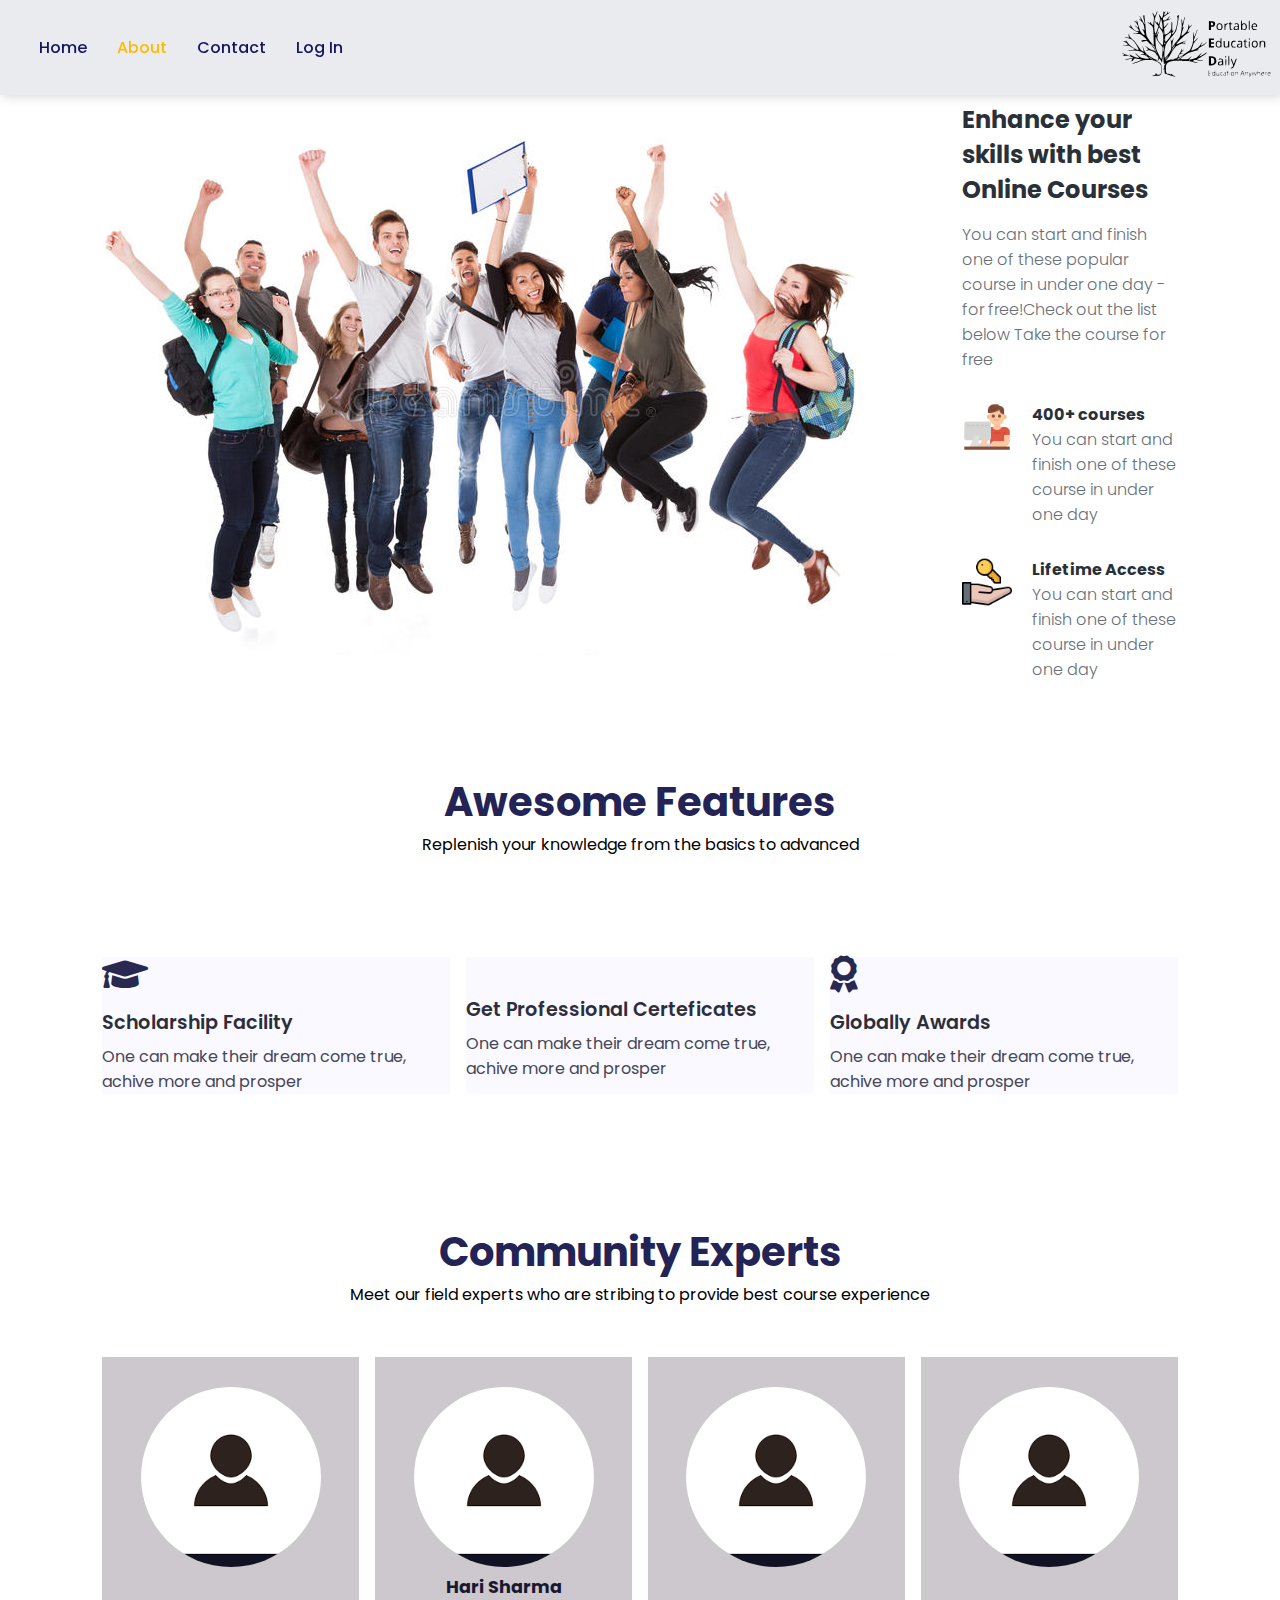
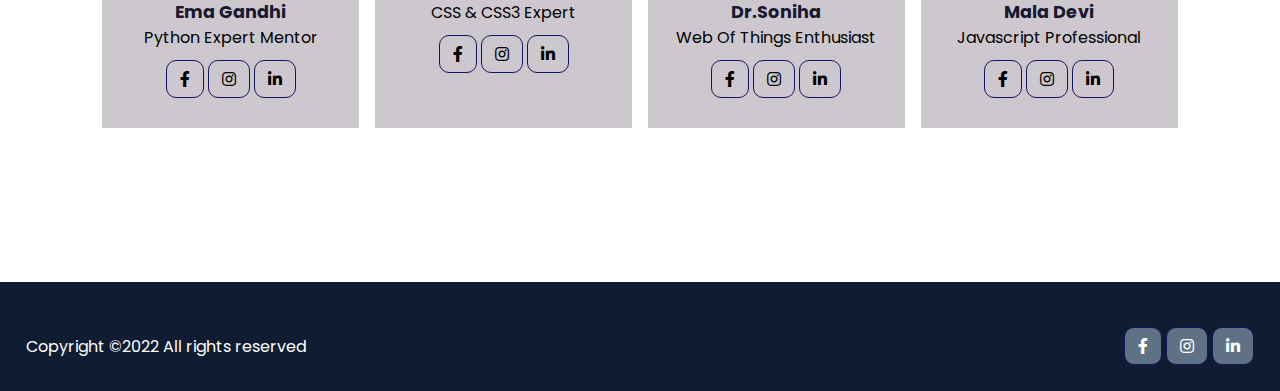
<file: Ver 2/about.html>
<!DOCTYPE html>
<html lang="en">
<head>
    <meta charset="UTF-8">
    <meta http-equiv="X-UA-Compatible" content="IE=edge">
    <meta name="viewport" content="width=device-width, initial-scale=1.0">
    <title>WAP</title>
    <link rel="stylesheet" href="https://pro.fontawesome.com/releases/v5.10.0/css/all.css">
    <link rel="stylesheet" href="style.css">
</head>
<body>

    <!--Navigation Bar-->
    <nav>
    <div class="navigation">
        <ul>
            <i id="menu-close" class="fas fa-times"></i>
            <li><a href="index.html">Home</a></li>
            <li><a class="active" href="about.html">About</a></li>
            <li><a href="contact.html">Contact</a></li>
            <li><a href="login.html">Log In</a></li>
        </ul>
        <img id="menu-btn" src="images/menu.png" alt="">
    </div>
    <a href="index.html"><img src="images/PED.svg" alt=""></a>
    </nav>

    <!--About-->
    <section id="about-container">
        <div class="about-img">
            <img src="images/students.jpg" alt="">
        </div>
        <div class="about-text">
            <h2>Enhance your skills with best Online Courses</h2>
            <p>You can start and finish one of these popular course in under one day -for free!Check out the list below Take the course for free</p>
            <div class="about-fe">
                <img src="images/fe1.png" alt="">
                <div class="fe-text">
                    <h5>400+ courses</h5>
                    <p>You can start and finish one of these course in under one day</p>
                </div>
            </div>
            <div class="about-fe">
                <img src="images/fe2.png" alt="">
                <div class="fe-text">
                    <h5>Lifetime Access</h5>
                    <p>You can start and finish one of these course in under one day</p>
                </div>
            </div>
        </div>
    </section>

    <!--Features-->
    <section id="features">
        <h1>Awesome Features</h1>
        <p>Replenish your knowledge from the basics to advanced</p><br><br>
        <div class="fea-base">
            <div class="fea-box">
                <i class="fas fa-graduation-cap"></i>
                <h3>Scholarship Facility</h3>
                <p>One can make their dream come true, achive more and prosper</p>
            </div>
            <div class="fea-box">
                <i class="fas fa-file-certificate"></i>
                <h3>Get Professional Certeficates </h3>
                <p>One can make their dream come true, achive more and prosper</p>
            </div>
            <div class="fea-box">
                <i class="fas fa-award"></i>
                <h3>Globally Awards</h3>
                <p>One can make their dream come true, achive more and prosper</p>
            </div>
        </div>
    </section>

    <!--Profiles-->
    <section id="experts">
        <h1>Community Experts</h1>
        <p>Meet our field experts who are stribing to provide best course experience</p>
        <div class="expert-box">
            <div class="profile">
                <img style="width:180px;height: 180px;border-radius: 50%;" src="images/download.png" alt="">
                <br><br> 
                <h6>Ema Gandhi</h6>
                <p>Python Expert Mentor</p>
                <div class="pro-links">
                    <i class="fab fa-facebook-f"></i>
                    <i class="fab fa-instagram"></i>
                    <i class="fab fa-linkedin-in"></i>
                </div>
            </div>
            <div class="profile">
                <img style="width:180px;height: 180px;border-radius: 50%;" src="images/download.png" alt="">
                <h6>Hari Sharma</h6>
                <p>CSS & CSS3 Expert</p>
                <div class="pro-links">
                    <i class="fab fa-facebook-f"></i>
                    <i class="fab fa-instagram"></i>
                    <i class="fab fa-linkedin-in"></i>
                </div>
            </div>
            <div class="profile">
                <img style="width:180px;height: 180px;border-radius: 50%;" src="images/download.png" alt="">
                <br><br>
                <h6>Dr.Soniha</h6>
                <p>Web Of Things Enthusiast</p>
                <div class="pro-links">
                    <i class="fab fa-facebook-f"></i>
                    <i class="fab fa-instagram"></i>
                    <i class="fab fa-linkedin-in"></i>
                </div>
            </div>
            <div class="profile">
                <img style="width:180px;height: 180px;border-radius: 50%;" src="images/download.png" alt="">
                <br><br>
                <h6>Mala Devi</h6>
                <p>Javascript Professional</p>
                <div class="pro-links">
                    <i class="fab fa-facebook-f"></i>
                    <i class="fab fa-instagram"></i>
                    <i class="fab fa-linkedin-in"></i>
                </div>
            </div>
        </div>
    </section>

    <!--Footer of page-->
    <footer>
        <div class="copyright">
            <p>Copyright &copy;2022 All rights reserved </p>
            <div class="pro-links">
                <i class="fab fa-facebook-f"></i>
                <i class="fab fa-instagram"></i>
                <i class="fab fa-linkedin-in"></i>
            </div>
        </div>
    </footer>
</body>
</html>
</file>
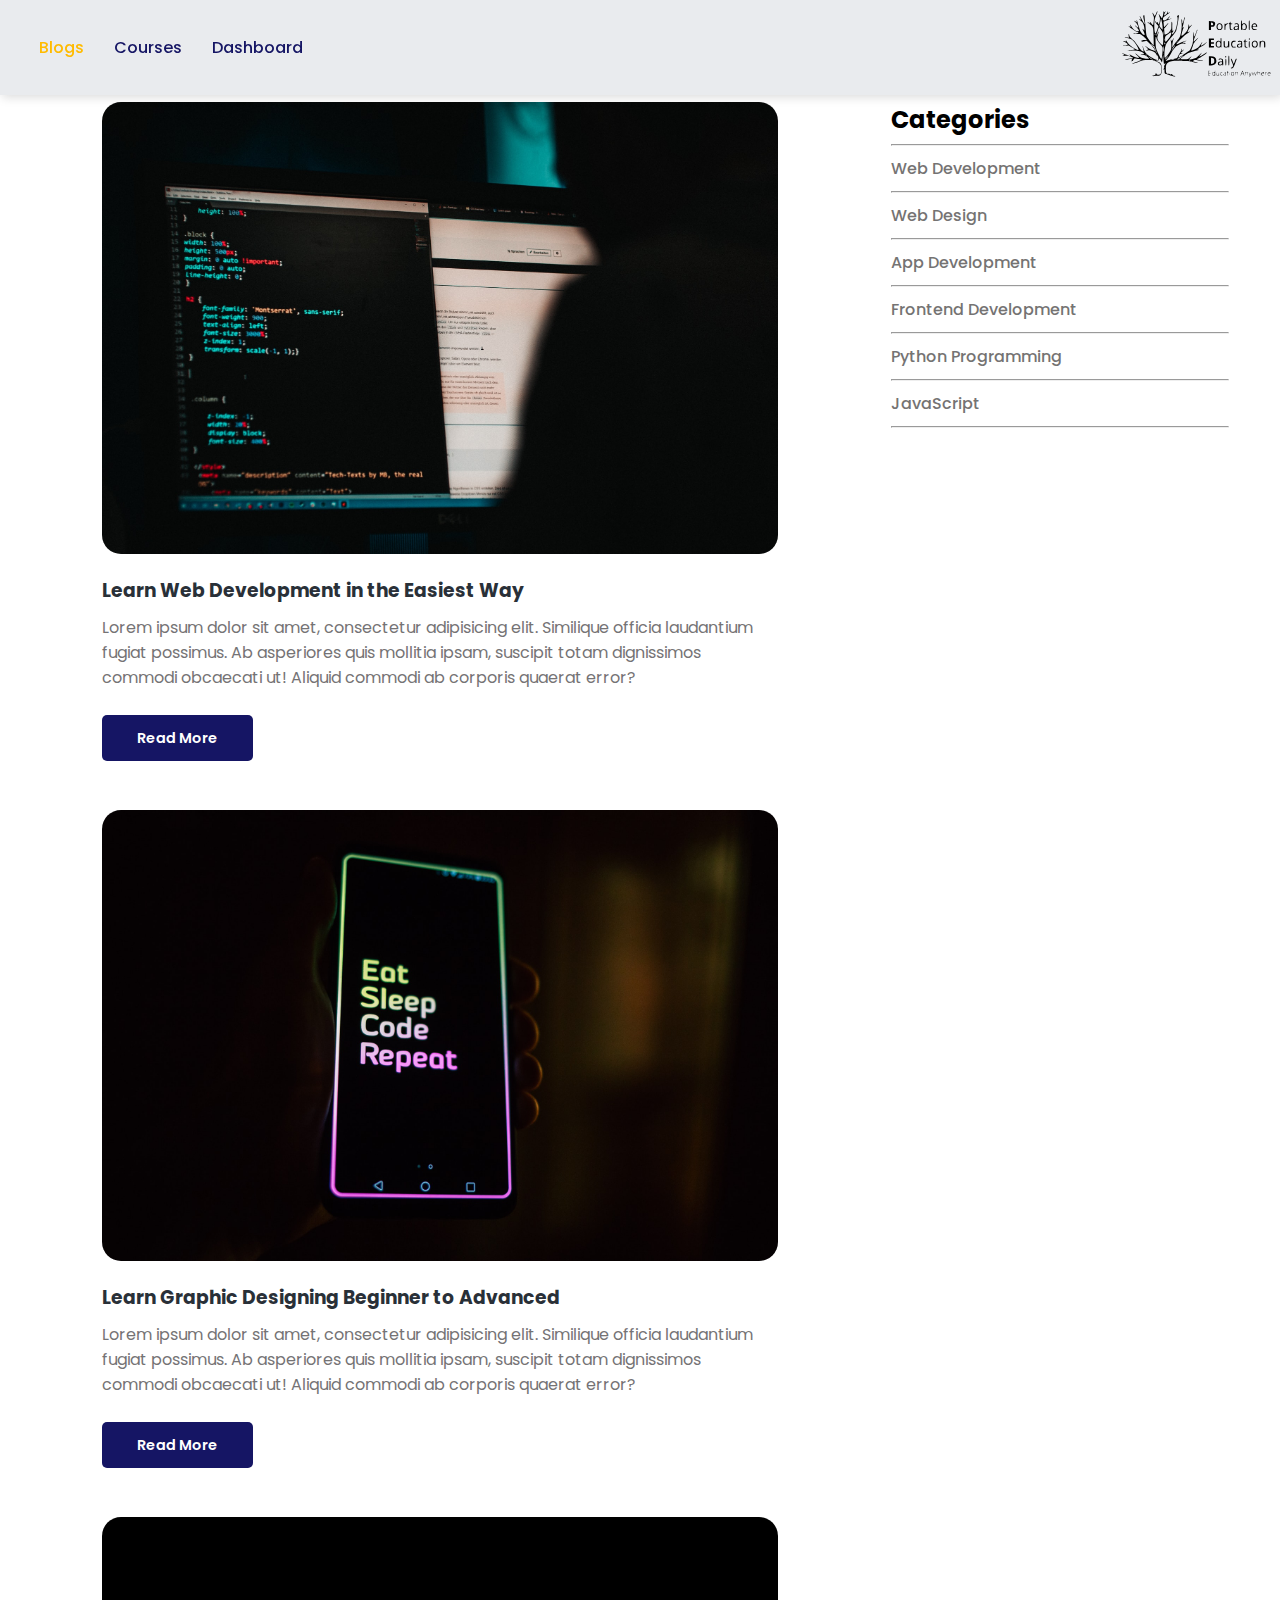
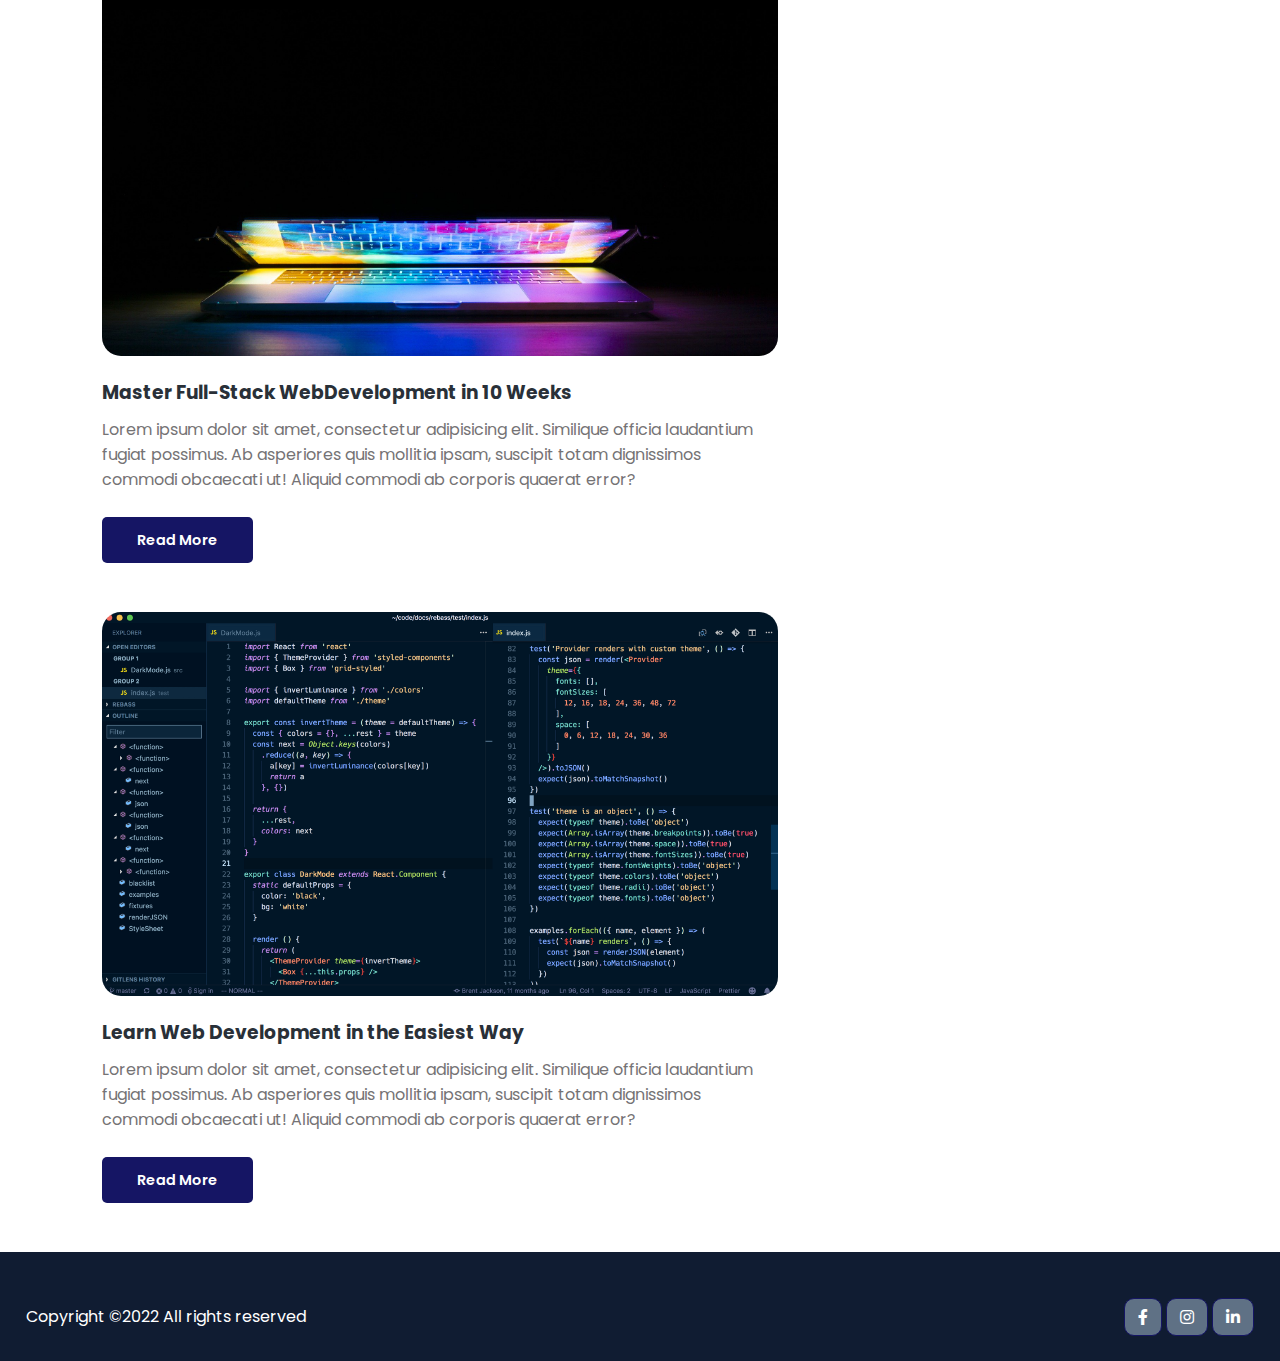
<file: Ver 2/blog.html>
<!DOCTYPE html>
<html lang="en">
<head>
    <meta charset="UTF-8">
    <meta http-equiv="X-UA-Compatible" content="IE=edge">
    <meta name="viewport" content="width=device-width, initial-scale=1.0">
    <title>Blogs</title>
    <link rel="stylesheet" href="https://pro.fontawesome.com/releases/v5.10.0/css/all.css">
    <link rel="stylesheet" href="style.css">
</head>
<body>

      <!--Navigation Bar-->
      <nav>
        <div class="navigation">
            <ul>
                <i id="menu-close" class="fas fa-times"></i>
                <li><a class="active" href="blog.html">Blogs</a></li>
                <li><a href="course.html">Courses</a></li>
                <li><a href="profile.html">Dashboard</a></li>
            </ul>
            <img id="menu-btn" src="images/menu.png" alt="">
        </div>
        <a href="index.html"><img src="images/PED.svg" alt=""></a>
    </nav>
    <!--Blogs Container-->
    <section id="blog-container">
        <!--Left Side Blogs-->
        <div class="blogs">
            <div class="post">
                <img src="images/b1.jpg" alt="">
                <h3>Learn Web Development in the Easiest Way</h3>
                <p>Lorem ipsum dolor sit amet, consectetur adipisicing elit. Similique officia laudantium fugiat possimus. Ab asperiores quis mollitia ipsam, suscipit totam dignissimos commodi obcaecati ut! Aliquid commodi ab corporis quaerat error?</p>
                <br><a href="post.html">Read More</a>
            </div>
            <div class="post">
                <img src="images/b2.jpg" alt="">
                <h3>Learn Graphic Designing Beginner to Advanced</h3>
                <p>Lorem ipsum dolor sit amet, consectetur adipisicing elit. Similique officia laudantium fugiat possimus. Ab asperiores quis mollitia ipsam, suscipit totam dignissimos commodi obcaecati ut! Aliquid commodi ab corporis quaerat error?</p>
                <br><a href="post.html">Read More</a>
            </div>
            <div class="post">
                <img src="images/b3.jpg" alt="">
                <h3>Master Full-Stack WebDevelopment in 10 Weeks </h3>
                <p>Lorem ipsum dolor sit amet, consectetur adipisicing elit. Similique officia laudantium fugiat possimus. Ab asperiores quis mollitia ipsam, suscipit totam dignissimos commodi obcaecati ut! Aliquid commodi ab corporis quaerat error?</p>
                <br><a href="post.html">Read More</a>
            </div>
            <div class="post">
                <img src="images/b4.png" alt="">
                <h3>Learn Web Development in the Easiest Way</h3>
                <p>Lorem ipsum dolor sit amet, consectetur adipisicing elit. Similique officia laudantium fugiat possimus. Ab asperiores quis mollitia ipsam, suscipit totam dignissimos commodi obcaecati ut! Aliquid commodi ab corporis quaerat error?</p>
                <br><a href="post.html">Read More</a>
            </div>
        </div>
        <!--Right Side Categories-->
        <div class="cate">
            <h2>Categories</h2>
            <hr>
            <a href="#">Web Development</a>
            <hr>
            <a href="#">Web Design</a>
            <hr>
            <a href="#">App Development</a>
            <hr>
            <a href="#">Frontend Development</a>
            <hr>
            <a href="#">Python Programming</a> 
            <hr>
            <a href="#">JavaScript</a>
            <hr>
        </div>
    </section>
    <!--Footer of page-->
    <footer>
        <div class="copyright">
            <p>Copyright &copy;2022 All rights reserved </p>
            <div class="pro-links">
                <i class="fab fa-facebook-f"></i>
                <i class="fab fa-instagram"></i>
                <i class="fab fa-linkedin-in"></i>
            </div>
        </div>
    </footer>
</body>
</html>
</file>
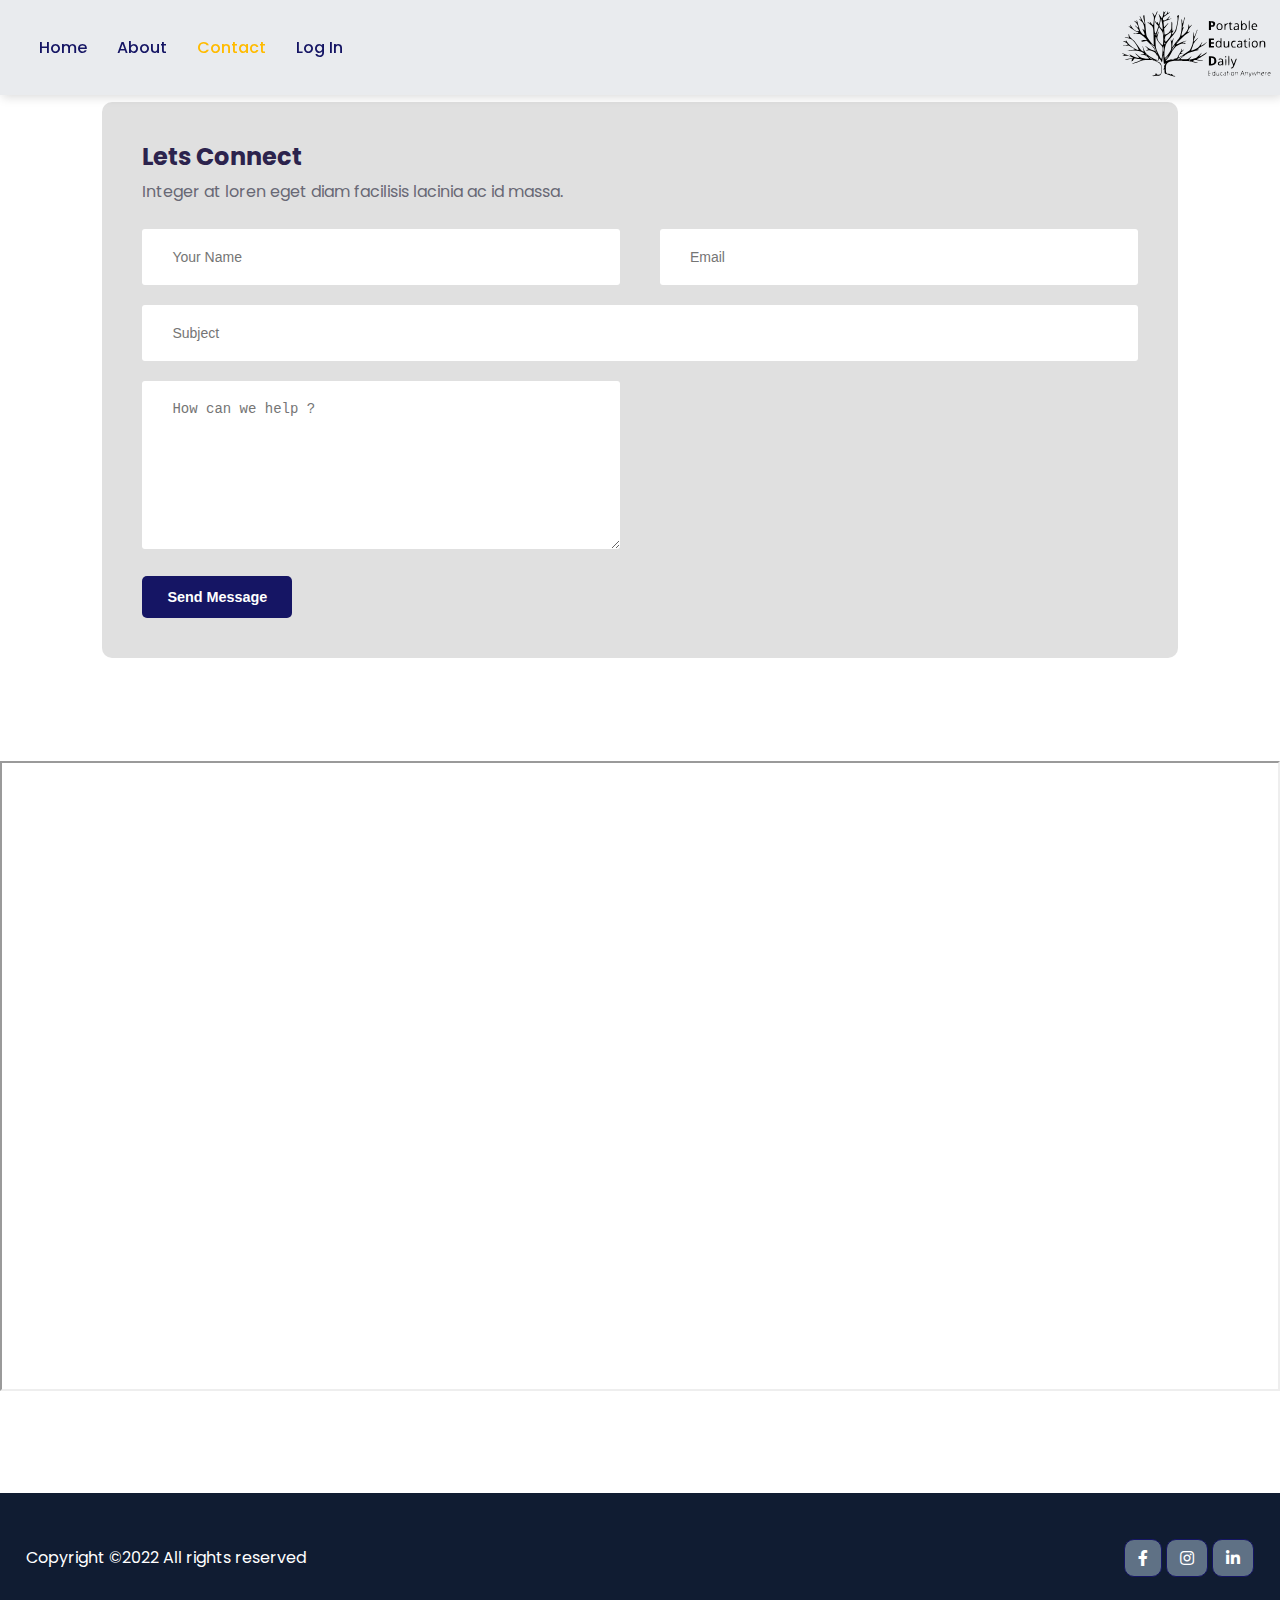
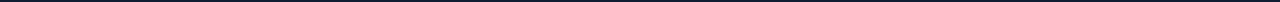
<file: Ver 2/contact.html>
<!DOCTYPE html>
<html lang="en">
<head>
    <meta charset="UTF-8">
    <meta http-equiv="X-UA-Compatible" content="IE=edge">
    <meta name="viewport" content="width=device-width, initial-scale=1.0">
    <title>WAP</title>
    <link rel="stylesheet" href="https://pro.fontawesome.com/releases/v5.10.0/css/all.css">
    <link rel="stylesheet" href="style.css">
</head>
<body>

    <!--Navigation Bar-->
    <nav>
        <div class="navigation">
            <ul>
                <i id="menu-close" class="fas fa-times"></i>
                <li><a href="index.html">Home</a></li>
                <li><a href="about.html">About</a></li>
                <li><a class="active" href="contact.html">Contact</a></li>
                <li><a href="login.html">Log In</a></li>
            </ul>
            <img id="menu-btn" src="images/menu.png" alt="">
        </div>
        <a href="index.html"><img src="images/PED.svg" alt=""></a>
    </nav>

   <!--Contact Section-->
   <section id="contact">
        <!--Right Side-->
        <div class="form">
        <h4>Lets Connect</h4>
        <p>Integer at loren eget diam facilisis lacinia ac id massa.</p>
        <div class="form-row">
            <input type="text" placeholder="Your Name">
            <input type="text" placeholder="Email">
        </div>
        <div class="form-col">
                <input type="text" placeholder="Subject">
        </div>
        <div class="form-col">
            <textarea name="" id="" cols="30" rows="8" placeholder="How can we help ?"></textarea>
        </div>
        <div class="form-col">
            <button>Send Message</button>
            </div>
        </div>

   </section>

    <!--Map Section-->
    <section id="map">
        <iframe src="https://www.google.com/maps/embed?pb=!1m18!1m12!1m3!1d248849.88653974442!2d77.4908533010477!3d12.953959987466954!2m3!1f0!2f0!3f0!3m2!1i1024!2i768!4f13.1!3m3!1m2!1s0x3bae1670c9b44e6d%3A0xf8dfc3e8517e4fe0!2sBengaluru%2C%20Karnataka!5e0!3m2!1sen!2sin!4v1652192277042!5m2!1sen!2sin" loading="lazy" referrerpolicy="no-referrer-when-downgrade"></iframe></section>

    <!--Footer of page-->
    <footer>
        <div class="copyright">
            <p>Copyright &copy;2022 All rights reserved </p>
            <div class="pro-links">
                <i class="fab fa-facebook-f"></i>
                <i class="fab fa-instagram"></i>
                <i class="fab fa-linkedin-in"></i>
            </div>
        </div>
</footer>
</body>
</html>
</file>
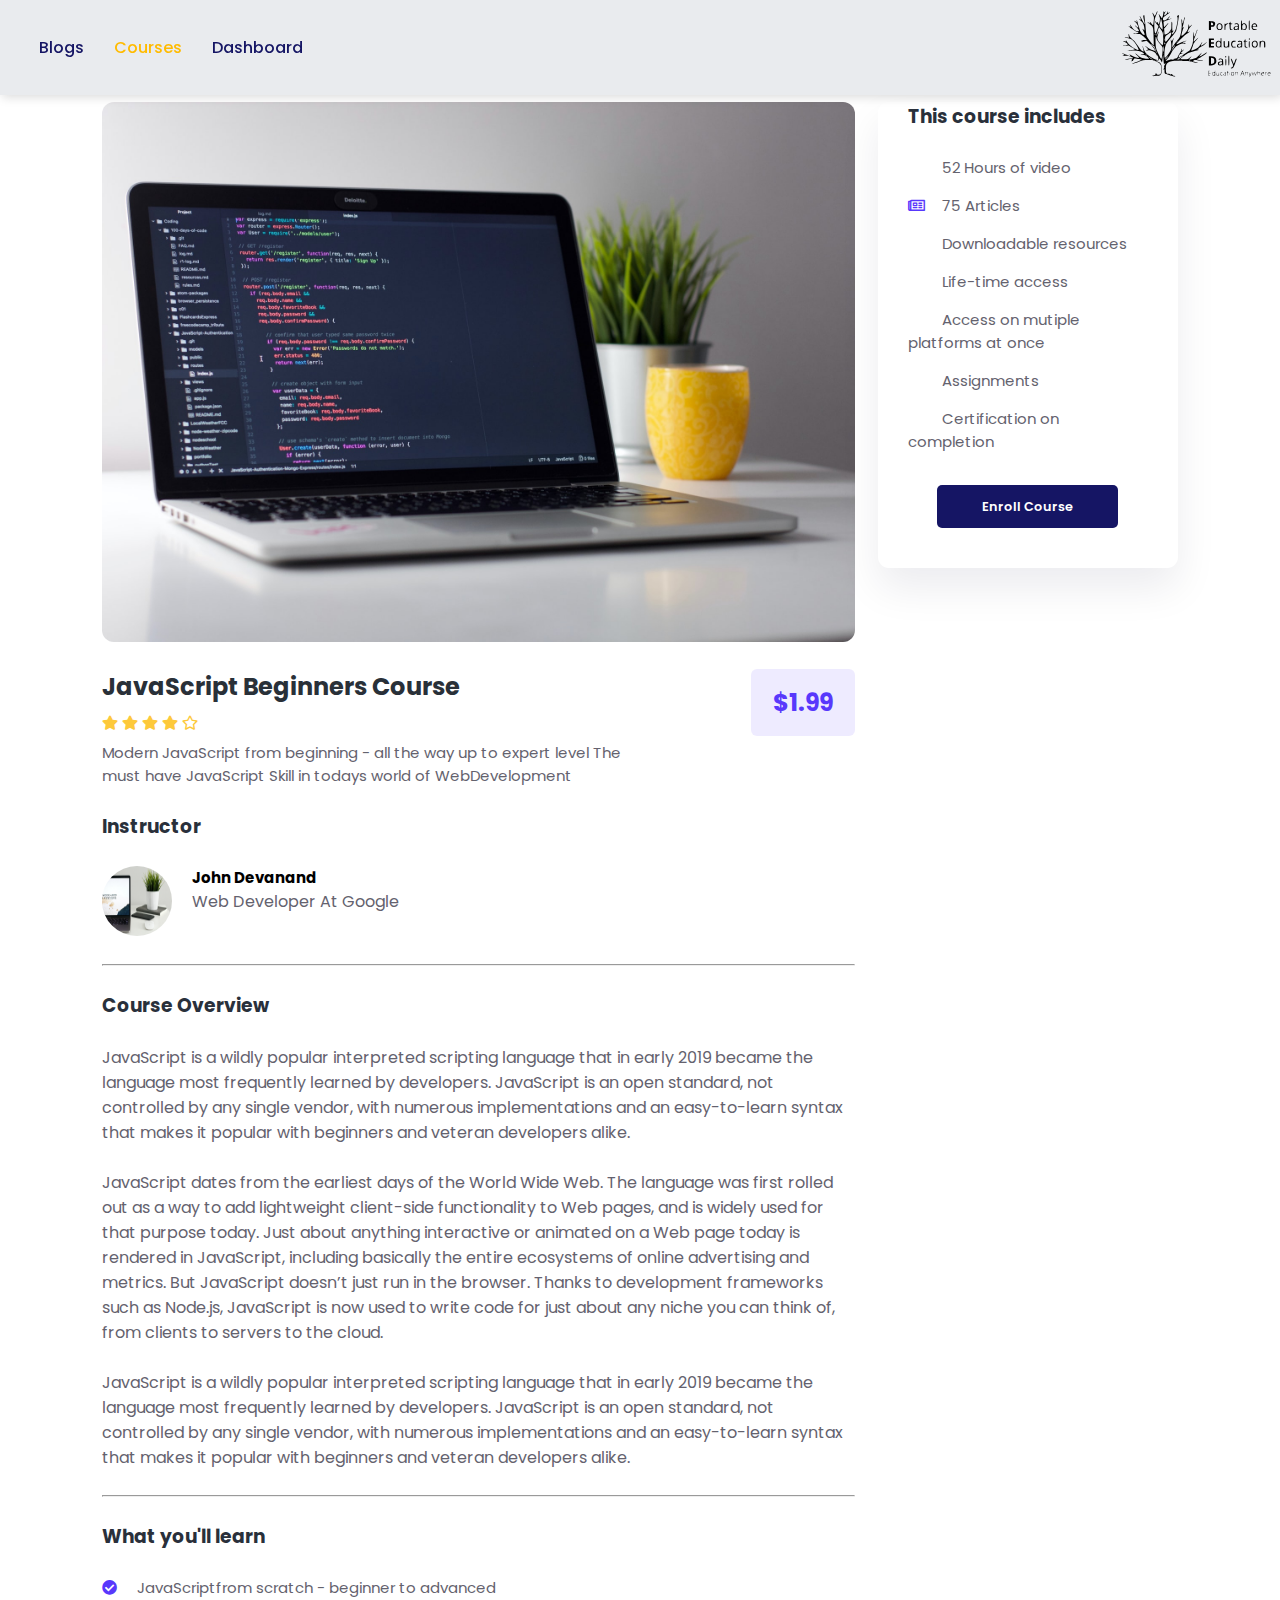
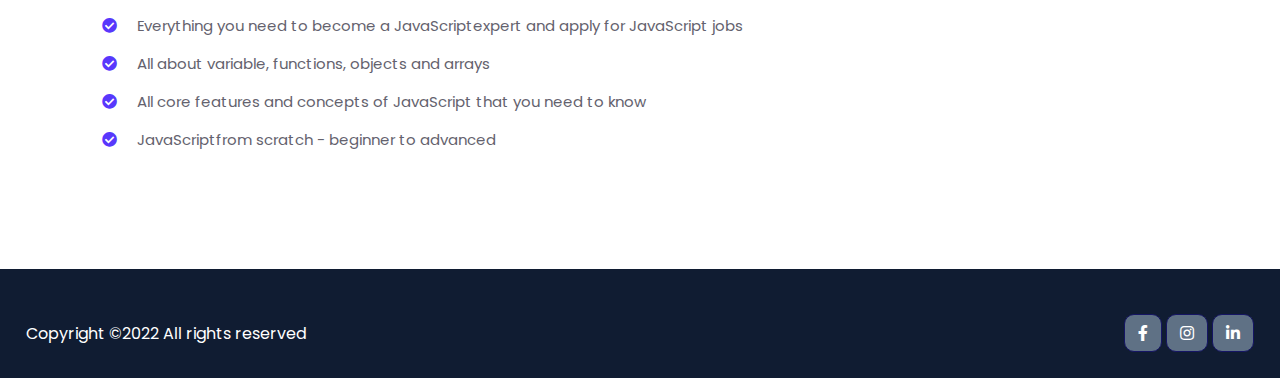
<file: Ver 2/course-inner.html>
<!DOCTYPE html>
<html lang="en">
<head>
    <meta charset="UTF-8">
    <meta http-equiv="X-UA-Compatible" content="IE=edge">
    <meta name="viewport" content="width=device-width, initial-scale=1.0">
    <title>WAP</title>
    <link rel="stylesheet" href="https://pro.fontawesome.com/releases/v5.10.0/css/all.css">
    <link rel="stylesheet" href="style.css">
</head>
<body>
    <!--Navigation Bar-->
    <nav>
        <div class="navigation">
            <ul>
                <i id="menu-close" class="fas fa-times"></i>
                <li><a href="blog.html">Blogs</a></li>
                <li><a class="active" href="course.html">Courses</a></li>
                <li><a href="profile.html">Dashboard</a></li>
            </ul>
            <img id="menu-btn" src="images/menu.png" alt="">
        </div>
        <a href="index.html"><img src="images/PED.svg" alt=""></a>
    </nav>


    <!--Inner Course Details Section-->
    <section id="course-inner">
        <div class="overview">
            <img class="course-img" src="images/c1.jpg" alt="">
            <div class="course-head">
                <div class="c-name">
                    <h2>JavaScript Beginners Course</h2>
                    <div class="star">
                        <i class="fas fa-star"></i>
                        <i class="fas fa-star"></i>
                        <i class="fas fa-star"></i>
                        <i class="fas fa-star"></i>
                        <i class="far fa-star"></i>
                    </div>
                    <p>Modern JavaScript from beginning - all the way up to expert level The must have JavaScript Skill in todays world of WebDevelopment</p>
                </div>
                <span>$1.99</span>
            </div>
            <br><h3>Instructor</h3><br>
            <div class="tutor">
                <img src="images/c4.jpg" alt="">
                <div class="tutor-details">
                    <h5>John Devanand</h5>
                    <p>Web Developer At Google</p><br>
                </div>
            </div>
            <br><hr>
            <br><h3>Course Overview</h3><br>
            <p>JavaScript is a wildly popular interpreted scripting language that in early 2019 became the language most frequently learned by developers. JavaScript is an open standard, not controlled by any single vendor, with numerous implementations and an easy-to-learn syntax that makes it popular with beginners and veteran developers alike.<br><br>

            JavaScript dates from the earliest days of the World Wide Web. The language was first rolled out as a way to add lightweight client-side functionality to Web pages, and is widely used for that purpose today. Just about anything interactive or animated on a Web page today is rendered in JavaScript, including basically the entire ecosystems of online advertising and metrics. But JavaScript doesn’t just run in the browser. Thanks to development frameworks such as Node.js, JavaScript is now used to write code for just about any niche you can think of, from clients to servers to the cloud.<br><br>
            JavaScript is a wildly popular interpreted scripting language that in early 2019 became the language most frequently learned by developers. JavaScript is an open standard, not controlled by any single vendor, with numerous implementations and an easy-to-learn syntax that makes it popular with beginners and veteran developers alike.<br>
        </p><br>
        <hr>
        <br><h3>What you'll learn</h3><br>
        <div class="learn">
            <p><i class="far fa-check-circle"></i>JavaScriptfrom scratch - beginner to advanced</p>
            <p><i class="far fa-check-circle"></i>Everything you need to become a JavaScriptexpert and apply for JavaScript jobs</p>
            <p><i class="far fa-check-circle"></i>All about variable, functions, objects and arrays</p>
            <p><i class="far fa-check-circle"></i>All core features and concepts of JavaScript that you need to know</p>
            <p><i class="far fa-check-circle"></i>JavaScriptfrom scratch - beginner to advanced</p>
        </div>
        </div>

        <div class="enroll">
            <h3>This course includes</h3>
            <p><i class="far fa-video"></i>52 Hours of video</p>
            <p><i class="far fa-newspaper"></i>75 Articles</p>
            <p><i class="far fa-cloud-download"></i>Downloadable resources</p>
            <p><i class="far fa-infinity"></i>Life-time access</p>
            <p><i class="far fa-mobile-alt"></i>Access on mutiple platforms at once</p>
            <p><i class="far fa-paperclip"></i>Assignments</p>
            <p><i class="far fa-trophy-alt"></i>Certification on completion</p>
            <div class="enroll-btn">
                <a class="blue" href="#">Enroll Course</a>
            </div>
        </div>
    </section>

<!--Footer of page-->
<footer>
    <div class="copyright">
        <p>Copyright &copy;2022 All rights reserved </p>
        <div class="pro-links">
            <i class="fab fa-facebook-f"></i>
            <i class="fab fa-instagram"></i>
            <i class="fab fa-linkedin-in"></i>
        </div>
    </div>
</footer>
</body>
</html>
</file>
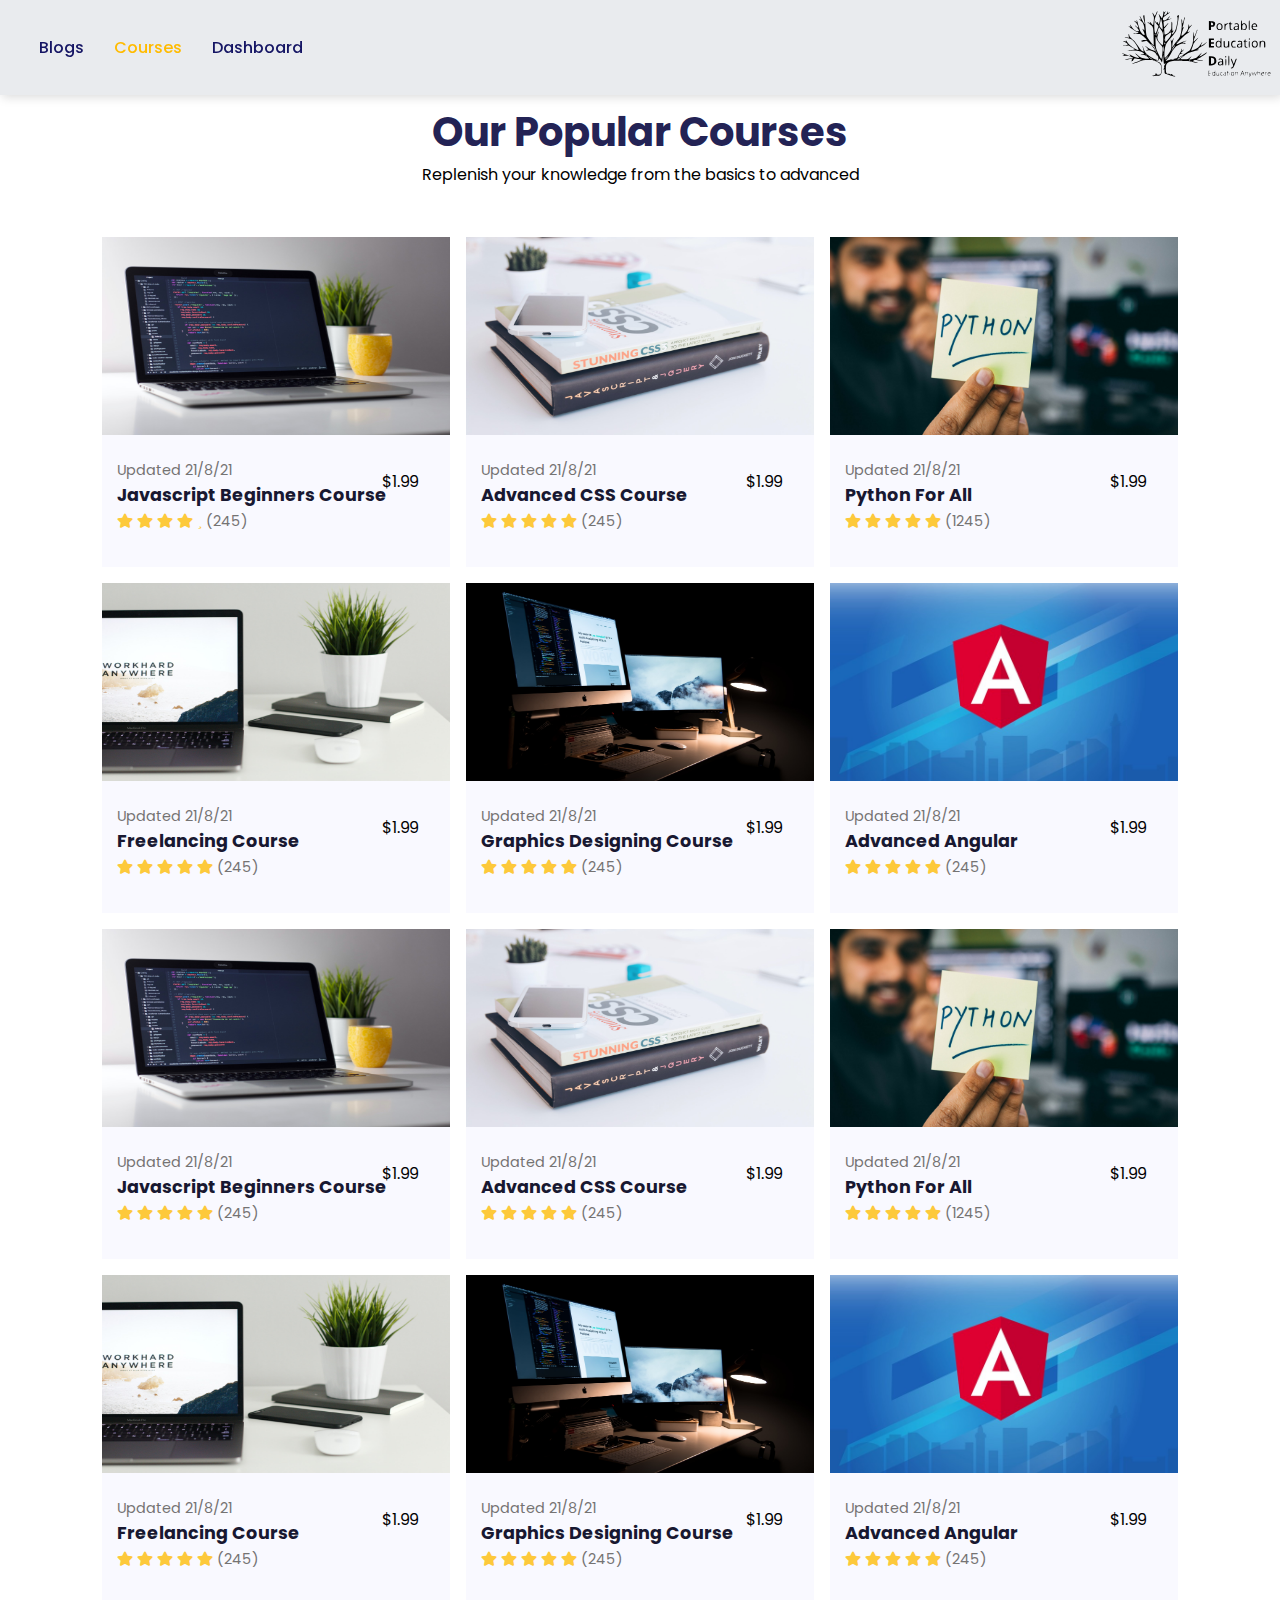
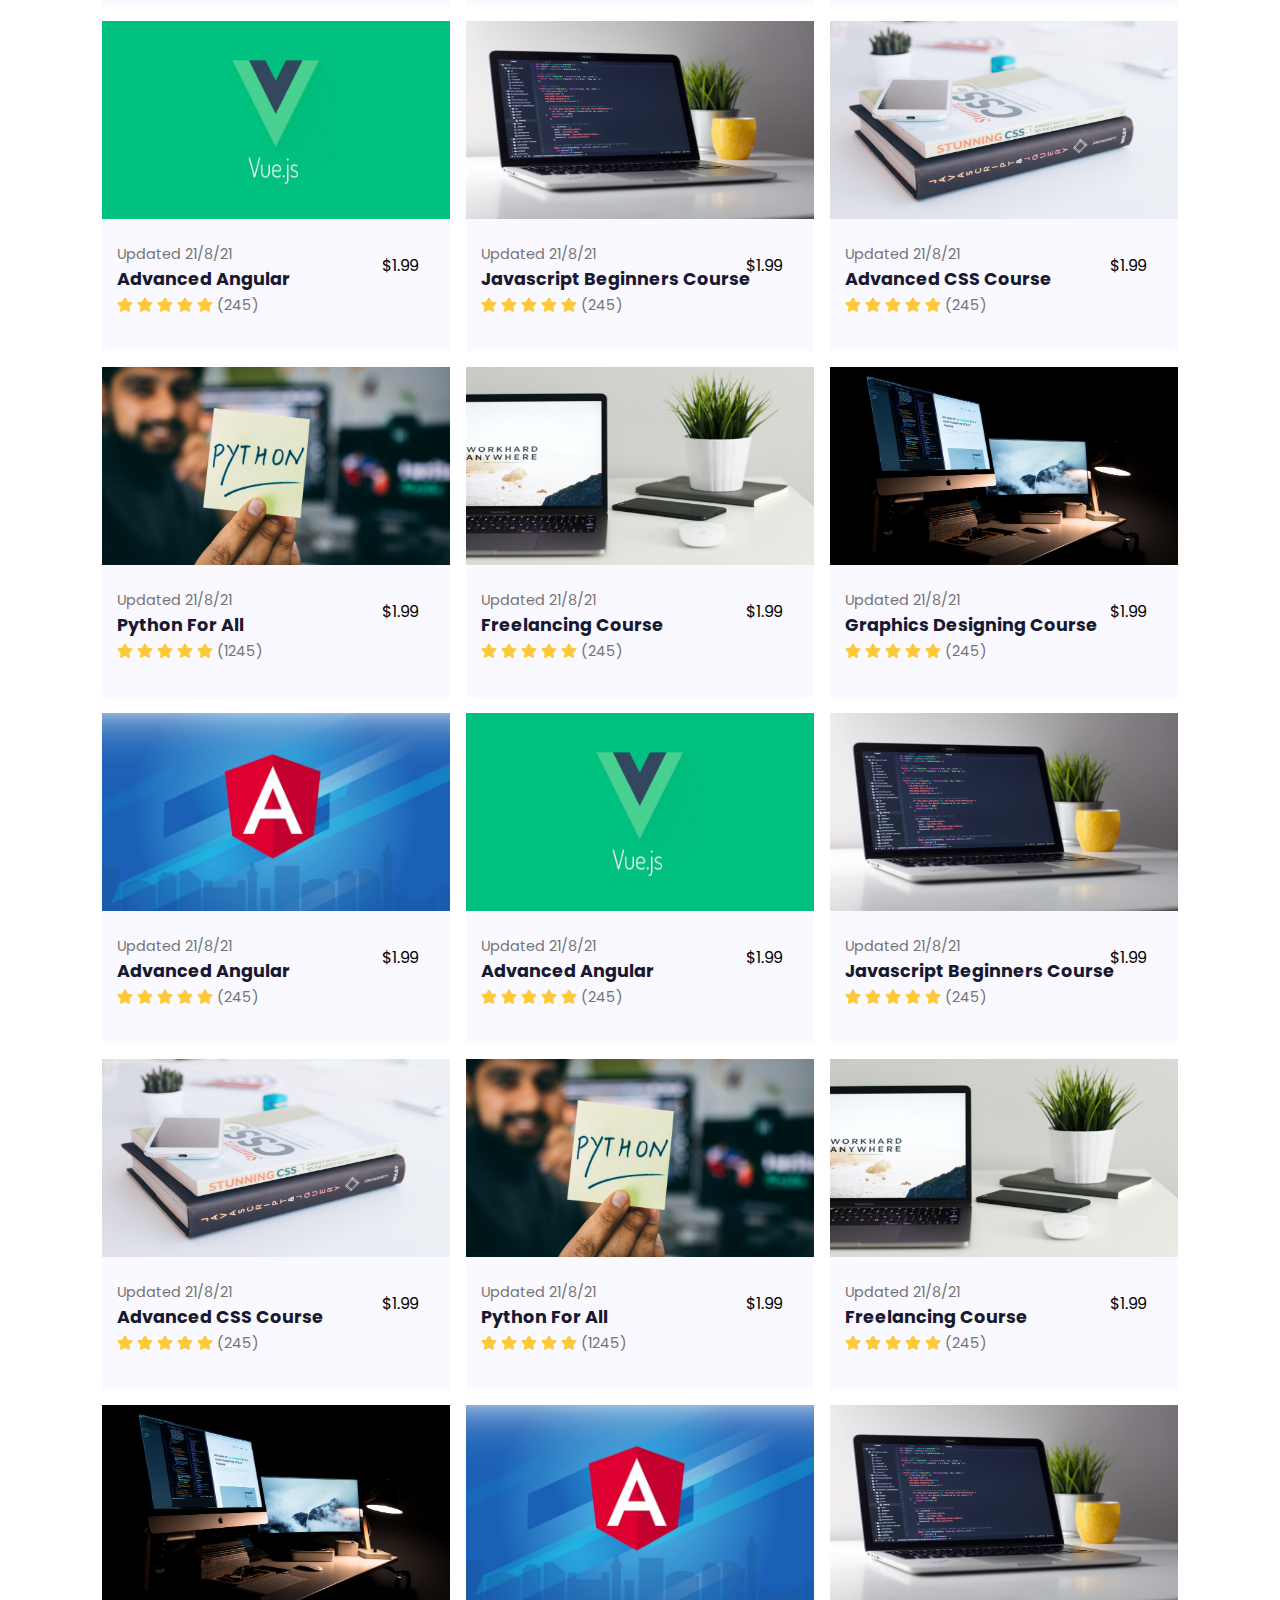
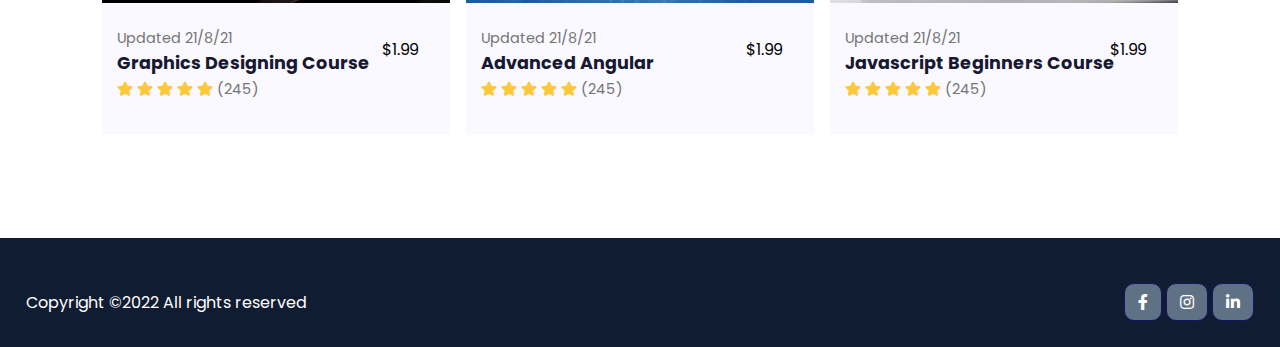
<file: Ver 2/course.html>
<!DOCTYPE html>
<html lang="en">
<head>
    <meta charset="UTF-8">
    <meta http-equiv="X-UA-Compatible" content="IE=edge">
    <meta name="viewport" content="width=device-width, initial-scale=1.0">
    <title>WAP</title>
    <link rel="stylesheet" href="https://pro.fontawesome.com/releases/v5.10.0/css/all.css">
    <link rel="stylesheet" href="style.css">
</head>
<body>

    <!--Navigation Bar-->
    <nav>
        <div class="navigation">
            <ul>
                <i id="menu-close" class="fas fa-times"></i>
                <li><a href="blog.html">Blogs</a></li>
                <li><a class="active" href="course.html">Courses</a></li>
                <li><a href="profile.html">Dashboard</a></li>
            </ul>
            <img id="menu-btn" src="images/menu.png" alt="">
        </div>
        <a href="index.html"><img src="images/PED.svg" alt=""></a>
    </nav>

    <!--Courses Section-->
    <section id="course">
        <h1>Our Popular Courses</h1>
        <p>Replenish your knowledge from the basics to advanced</p>
        <div class="course-box">
            <div style="cursor: pointer;" onclick="window.location.href='course-inner.html';" class="courses">
                <img src="images/c1.jpg" alt="">
                <div class="details">
                    <span>Updated 21/8/21</span>
                    <h6>Javascript Beginners Course</h6>
                    <div class="star">
                        <i class="fas fa-star"></i>
                        <i class="fas fa-star"></i>
                        <i class="fas fa-star"></i>
                        <i class="fas fa-star"></i>
                        <i class="fa-star fa-star"></i>
                        <span>(245)</span>
                    </div>
                </div>
                <div class="cost">$1.99</div>
            </div>
            <div style="cursor: pointer;" onclick="window.location.href='course-inner.html';" class="courses">
                <img src="images/c2.jpg" alt="">
                <div class="details">
                    <span>Updated 21/8/21</span>
                    <h6>Advanced CSS Course</h6>
                    <div class="star">
                        <i class="fas fa-star"></i>
                        <i class="fas fa-star"></i>
                        <i class="fas fa-star"></i>
                        <i class="fas fa-star"></i>
                        <i class="fas fa-star"></i>
                        <span>(245)</span>
                    </div>
                </div>
                <div class="cost">$1.99</div>
            </div>
            <div style="cursor: pointer;" onclick="window.location.href='course-inner.html';" class="courses">
                <img src="images/c3.jpg" alt="">
                <div class="details">
                    <span>Updated 21/8/21</span>
                    <h6>Python For All</h6>
                    <div class="star">
                        <i class="fas fa-star"></i>
                        <i class="fas fa-star"></i>
                        <i class="fas fa-star"></i>
                        <i class="fas fa-star"></i>
                        <i class="fas fa-star"></i>
                        <span>(1245)</span>
                    </div>
                </div>
                <div class="cost">$1.99</div>
            </div>
            <div style="cursor: pointer;" onclick="window.location.href='course-inner.html';" class="courses">
                <img src="images/c4.jpg" alt="">
                <div class="details">
                    <span>Updated 21/8/21</span>
                    <h6>Freelancing Course</h6>
                    <div class="star">
                        <i class="fas fa-star"></i>
                        <i class="fas fa-star"></i>
                        <i class="fas fa-star"></i>
                        <i class="fas fa-star"></i>
                        <i class="fas fa-star"></i>
                        <span>(245)</span>
                    </div>
                </div>
                <div class="cost">$1.99</div>
            </div>
            <div style="cursor: pointer;" onclick="window.location.href='course-inner.html';" class="courses">
                <img src="images/c5.jpg" alt="">
                <div class="details">
                    <span>Updated 21/8/21</span>
                    <h6>Graphics Designing Course</h6>
                    <div class="star">
                        <i class="fas fa-star"></i>
                        <i class="fas fa-star"></i>
                        <i class="fas fa-star"></i>
                        <i class="fas fa-star"></i>
                        <i class="fas fa-star"></i>
                        <span>(245)</span>
                    </div>
                </div>
                <div class="cost">$1.99</div>
            </div>
            <div style="cursor: pointer;" onclick="window.location.href='course-inner.html';" class="courses">
                <img src="images/c6.jpg" alt="">
                <div class="details">
                    <span>Updated 21/8/21</span>
                    <h6>Advanced Angular</h6>
                    <div class="star">
                        <i class="fas fa-star"></i>
                        <i class="fas fa-star"></i>
                        <i class="fas fa-star"></i>
                        <i class="fas fa-star"></i>
                        <i class="fas fa-star"></i>
                        <span>(245)</span>
                    </div>
                </div>
                <div class="cost">$1.99</div>
            </div>
            <div style="cursor: pointer;" onclick="window.location.href='course-inner.html';" class="courses">
                <img src="images/c1.jpg" alt="">
                <div class="details">
                    <span>Updated 21/8/21</span>
                    <h6>Javascript Beginners Course</h6>
                    <div class="star">
                        <i class="fas fa-star"></i>
                        <i class="fas fa-star"></i>
                        <i class="fas fa-star"></i>
                        <i class="fas fa-star"></i>
                        <i class="fas fa-star"></i>
                        <span>(245)</span>
                    </div>
                </div>
                <div class="cost">$1.99</div>
            </div>
            <div style="cursor: pointer;" onclick="window.location.href='course-inner.html';" class="courses">
                <img src="images/c2.jpg" alt="">
                <div class="details">
                    <span>Updated 21/8/21</span>
                    <h6>Advanced CSS Course</h6>
                    <div class="star">
                        <i class="fas fa-star"></i>
                        <i class="fas fa-star"></i>
                        <i class="fas fa-star"></i>
                        <i class="fas fa-star"></i>
                        <i class="fas fa-star"></i>
                        <span>(245)</span>
                    </div>
                </div>
                <div class="cost">$1.99</div>
            </div>
            <div style="cursor: pointer;" onclick="window.location.href='course-inner.html';" class="courses">
                <img src="images/c3.jpg" alt="">
                <div class="details">
                    <span>Updated 21/8/21</span>
                    <h6>Python For All</h6>
                    <div class="star">
                        <i class="fas fa-star"></i>
                        <i class="fas fa-star"></i>
                        <i class="fas fa-star"></i>
                        <i class="fas fa-star"></i>
                        <i class="fas fa-star"></i>
                        <span>(1245)</span>
                    </div>
                </div>
                <div class="cost">$1.99</div>
            </div>
            <div style="cursor: pointer;" onclick="window.location.href='course-inner.html';" class="courses">
                <img src="images/c4.jpg" alt="">
                <div class="details">
                    <span>Updated 21/8/21</span>
                    <h6>Freelancing Course</h6>
                    <div class="star">
                        <i class="fas fa-star"></i>
                        <i class="fas fa-star"></i>
                        <i class="fas fa-star"></i>
                        <i class="fas fa-star"></i>
                        <i class="fas fa-star"></i>
                        <span>(245)</span>
                    </div>
                </div>
                <div class="cost">$1.99</div>
            </div>
            <div style="cursor: pointer;" onclick="window.location.href='course-inner.html';" class="courses">
                <img src="images/c5.jpg" alt="">
                <div class="details">
                    <span>Updated 21/8/21</span>
                    <h6>Graphics Designing Course</h6>
                    <div class="star">
                        <i class="fas fa-star"></i>
                        <i class="fas fa-star"></i>
                        <i class="fas fa-star"></i>
                        <i class="fas fa-star"></i>
                        <i class="fas fa-star"></i>
                        <span>(245)</span>
                    </div>
                </div>
                <div class="cost">$1.99</div>
            </div>
            <div style="cursor: pointer;" onclick="window.location.href='course-inner.html';" class="courses">
                <img src="images/c6.jpg" alt="">
                <div class="details">
                    <span>Updated 21/8/21</span>
                    <h6>Advanced Angular</h6>
                    <div class="star">
                        <i class="fas fa-star"></i>
                        <i class="fas fa-star"></i>
                        <i class="fas fa-star"></i>
                        <i class="fas fa-star"></i>
                        <i class="fas fa-star"></i>
                        <span>(245)</span>
                    </div>
                </div>
                <div class="cost">$1.99</div>
            </div>
            <div style="cursor: pointer;" onclick="window.location.href='course-inner.html';" class="courses">
                <img src="images/c7.jpeg" alt="">
                <div class="details">
                    <span>Updated 21/8/21</span>
                    <h6>Advanced Angular</h6>
                    <div class="star">
                        <i class="fas fa-star"></i>
                        <i class="fas fa-star"></i>
                        <i class="fas fa-star"></i>
                        <i class="fas fa-star"></i>
                        <i class="fas fa-star"></i>
                        <span>(245)</span>
                    </div>
                </div>
                <div class="cost">$1.99</div>
            </div> 
            <div style="cursor: pointer;" onclick="window.location.href='course-inner.html';" class="courses">
                <img src="images/c1.jpg" alt="">
                <div class="details">
                    <span>Updated 21/8/21</span>
                    <h6>Javascript Beginners Course</h6>
                    <div class="star">
                        <i class="fas fa-star"></i>
                        <i class="fas fa-star"></i>
                        <i class="fas fa-star"></i>
                        <i class="fas fa-star"></i>
                        <i class="fas fa-star"></i>
                        <span>(245)</span>
                    </div>
                </div>
                <div class="cost">$1.99</div>
            </div>
            <div style="cursor: pointer;" onclick="window.location.href='course-inner.html';" class="courses">
                <img src="images/c2.jpg" alt="">
                <div class="details">
                    <span>Updated 21/8/21</span>
                    <h6>Advanced CSS Course</h6>
                    <div class="star">
                        <i class="fas fa-star"></i>
                        <i class="fas fa-star"></i>
                        <i class="fas fa-star"></i>
                        <i class="fas fa-star"></i>
                        <i class="fas fa-star"></i>
                        <span>(245)</span>
                    </div>
                </div>
                <div class="cost">$1.99</div>
            </div>
            <div style="cursor: pointer;" onclick="window.location.href='course-inner.html';" class="courses">
                <img src="images/c3.jpg" alt="">
                <div class="details">
                    <span>Updated 21/8/21</span>
                    <h6>Python For All</h6>
                    <div class="star">
                        <i class="fas fa-star"></i>
                        <i class="fas fa-star"></i>
                        <i class="fas fa-star"></i>
                        <i class="fas fa-star"></i>
                        <i class="fas fa-star"></i>
                        <span>(1245)</span>
                    </div>
                </div>
                <div class="cost">$1.99</div>
            </div>
            <div style="cursor: pointer;" onclick="window.location.href='course-inner.html';" class="courses">
                <img src="images/c4.jpg" alt="">
                <div class="details">
                    <span>Updated 21/8/21</span>
                    <h6>Freelancing Course</h6>
                    <div class="star">
                        <i class="fas fa-star"></i>
                        <i class="fas fa-star"></i>
                        <i class="fas fa-star"></i>
                        <i class="fas fa-star"></i>
                        <i class="fas fa-star"></i>
                        <span>(245)</span>
                    </div>
                </div>
                <div class="cost">$1.99</div>
            </div>
            <div style="cursor: pointer;" onclick="window.location.href='course-inner.html';" class="courses">
                <img src="images/c5.jpg" alt="">
                <div class="details">
                    <span>Updated 21/8/21</span>
                    <h6>Graphics Designing Course</h6>
                    <div class="star">
                        <i class="fas fa-star"></i>
                        <i class="fas fa-star"></i>
                        <i class="fas fa-star"></i>
                        <i class="fas fa-star"></i>
                        <i class="fas fa-star"></i>
                        <span>(245)</span>
                    </div>
                </div>
                <div class="cost">$1.99</div>
            </div>
            <div style="cursor: pointer;" onclick="window.location.href='course-inner.html';" class="courses">
                <img src="images/c6.jpg" alt="">
                <div class="details">
                    <span>Updated 21/8/21</span>
                    <h6>Advanced Angular</h6>
                    <div class="star">
                        <i class="fas fa-star"></i>
                        <i class="fas fa-star"></i>
                        <i class="fas fa-star"></i>
                        <i class="fas fa-star"></i>
                        <i class="fas fa-star"></i>
                        <span>(245)</span>
                    </div>
                </div>
                <div class="cost">$1.99</div>
            </div>
            <div style="cursor: pointer;" onclick="window.location.href='course-inner.html';" class="courses">
                <img src="images/c7.jpeg" alt="">
                <div class="details">
                    <span>Updated 21/8/21</span>
                    <h6>Advanced Angular</h6>
                    <div class="star">
                        <i class="fas fa-star"></i>
                        <i class="fas fa-star"></i>
                        <i class="fas fa-star"></i>
                        <i class="fas fa-star"></i>
                        <i class="fas fa-star"></i>
                        <span>(245)</span>
                    </div>
                </div>
                <div class="cost">$1.99</div>
            </div>
            <div style="cursor: pointer;" onclick="window.location.href='course-inner.html';" class="courses">
                <img src="images/c1.jpg" alt="">
                <div class="details">
                    <span>Updated 21/8/21</span>
                    <h6>Javascript Beginners Course</h6>
                    <div class="star">
                        <i class="fas fa-star"></i>
                        <i class="fas fa-star"></i>
                        <i class="fas fa-star"></i>
                        <i class="fas fa-star"></i>
                        <i class="fas fa-star"></i>
                        <span>(245)</span>
                    </div>
                </div>
                <div class="cost">$1.99</div>
            </div>
            <div style="cursor: pointer;" onclick="window.location.href='course-inner.html';" class="courses">
                <img src="images/c2.jpg" alt="">
                <div class="details">
                    <span>Updated 21/8/21</span>
                    <h6>Advanced CSS Course</h6>
                    <div class="star">
                        <i class="fas fa-star"></i>
                        <i class="fas fa-star"></i>
                        <i class="fas fa-star"></i>
                        <i class="fas fa-star"></i>
                        <i class="fas fa-star"></i>
                        <span>(245)</span>
                    </div>
                </div>
                <div class="cost">$1.99</div>
            </div>
            <div style="cursor: pointer;" onclick="window.location.href='course-inner.html';" class="courses">
                <img src="images/c3.jpg" alt="">
                <div class="details">
                    <span>Updated 21/8/21</span>
                    <h6>Python For All</h6>
                    <div class="star">
                        <i class="fas fa-star"></i>
                        <i class="fas fa-star"></i>
                        <i class="fas fa-star"></i>
                        <i class="fas fa-star"></i>
                        <i class="fas fa-star"></i>
                        <span>(1245)</span>
                    </div>
                </div>
                <div class="cost">$1.99</div>
            </div>
            <div style="cursor: pointer;" onclick="window.location.href='course-inner.html';" class="courses">
                <img src="images/c4.jpg" alt="">
                <div class="details">
                    <span>Updated 21/8/21</span>
                    <h6>Freelancing Course</h6>
                    <div class="star">
                        <i class="fas fa-star"></i>
                        <i class="fas fa-star"></i>
                        <i class="fas fa-star"></i>
                        <i class="fas fa-star"></i>
                        <i class="fas fa-star"></i>
                        <span>(245)</span>
                    </div>
                </div>
                <div class="cost">$1.99</div>
            </div>
            <div style="cursor: pointer;" onclick="window.location.href='course-inner.html';" class="courses">
                <img src="images/c5.jpg" alt="">
                <div class="details">
                    <span>Updated 21/8/21</span>
                    <h6>Graphics Designing Course</h6>
                    <div class="star">
                        <i class="fas fa-star"></i>
                        <i class="fas fa-star"></i>
                        <i class="fas fa-star"></i>
                        <i class="fas fa-star"></i>
                        <i class="fas fa-star"></i>
                        <span>(245)</span>
                    </div>
                </div>
                <div class="cost">$1.99</div>
            </div>
            <div style="cursor: pointer;" onclick="window.location.href='course-inner.html';" class="courses">
                <img src="images/c6.jpg" alt="">
                <div class="details">
                    <span>Updated 21/8/21</span>
                    <h6>Advanced Angular</h6>
                    <div class="star">
                        <i class="fas fa-star"></i>
                        <i class="fas fa-star"></i>
                        <i class="fas fa-star"></i>
                        <i class="fas fa-star"></i>
                        <i class="fas fa-star"></i>
                        <span>(245)</span>
                    </div>
                </div>
                <div class="cost">$1.99</div>
            </div>
            <div style="cursor: pointer;" onclick="window.location.href='course-inner.html';" class="courses">
                <img src="images/c1.jpg" alt="">
                <div class="details">
                    <span>Updated 21/8/21</span>
                    <h6>Javascript Beginners Course</h6>
                    <div class="star">
                        <i class="fas fa-star"></i>
                        <i class="fas fa-star"></i>
                        <i class="fas fa-star"></i>
                        <i class="fas fa-star"></i>
                        <i class="fas fa-star"></i>
                        <span>(245)</span>
                    </div>
                </div>
                <div class="cost">$1.99</div>
            </div>
        </div>
    </section>

<!--Footer of page-->
<footer>
    <div class="copyright">
        <p>Copyright &copy;2022 All rights reserved </p>
        <div class="pro-links">
            <i class="fab fa-facebook-f"></i>
            <i class="fab fa-instagram"></i>
            <i class="fab fa-linkedin-in"></i>
        </div>
    </div>
</footer>
</body>
</html>
</file>
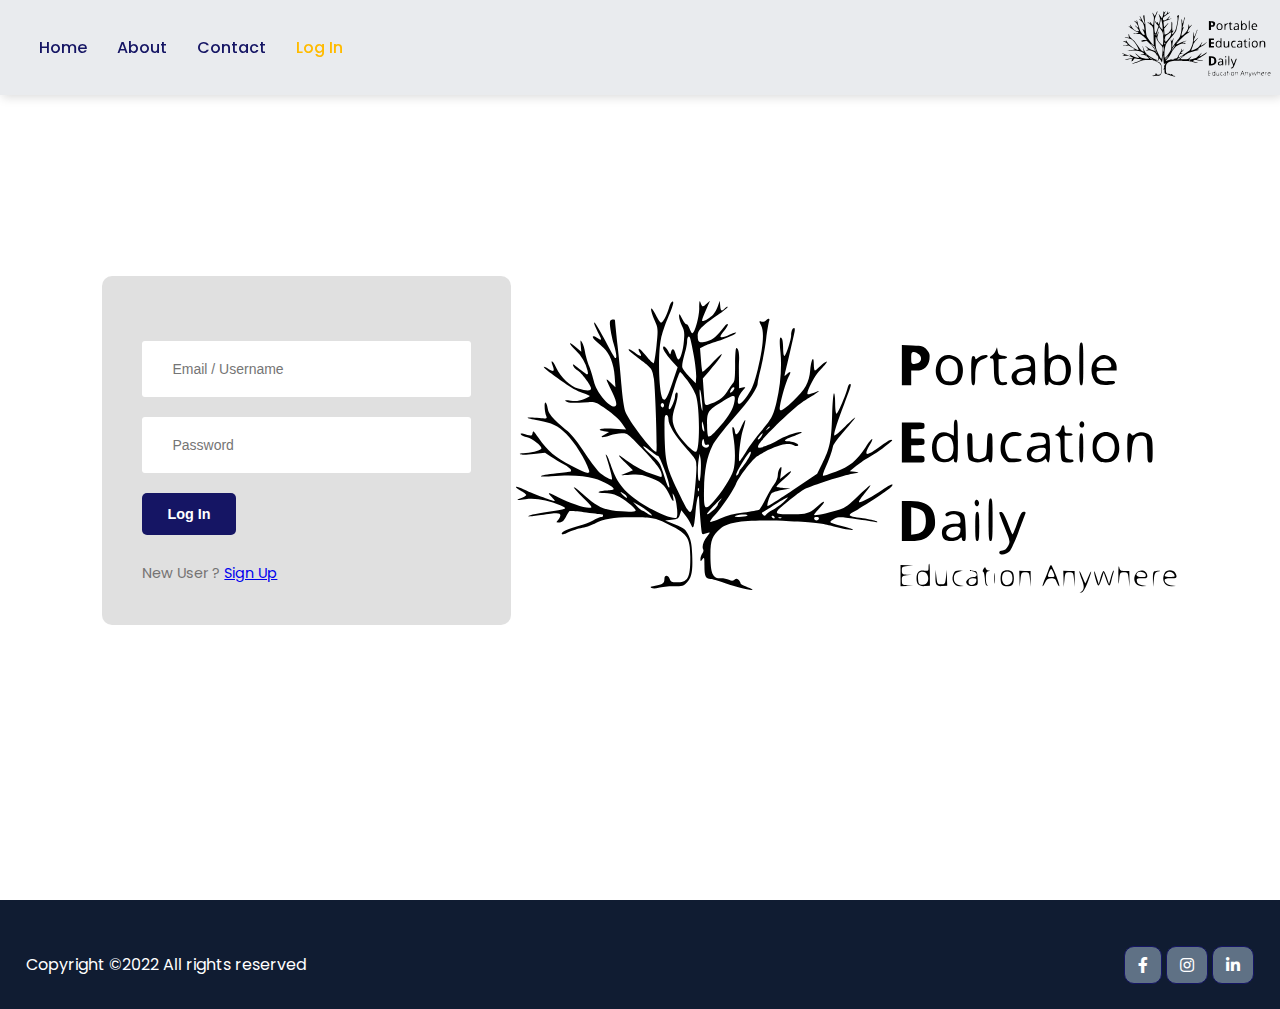
<file: Ver 2/login.html>
<!DOCTYPE html>
<html lang="en">
<head>
    <meta charset="UTF-8">
    <meta http-equiv="X-UA-Compatible" content="IE=edge">
    <meta name="viewport" content="width=device-width, initial-scale=1.0">
    <title>WAP</title>
    <link rel="stylesheet" href="https://pro.fontawesome.com/releases/v5.10.0/css/all.css">
    <script src="https://ajax.googleapis.com/ajax/libs/jquery/3.5.1/jquery.min.js"></script>
    <link rel="stylesheet" href="style.css">
</head>
<body>

    <!--Navigation Bar-->
    <nav>
        <div class="navigation">
            <ul>
                <i id="menu-close" class="fas fa-times"></i>
                <li><a href="index.html">Home</a></li>
                <li><a href="about.html">About</a></li>
                <li><a href="contact.html">Contact</a></li>
                <li><a class="active" href="login.html">Log In</a></li>
            </ul>
            <img id="menu-btn" src="images/menu.png" alt="">
        </div>
        <a href="index.html"><img src="images/PED.svg" alt=""></a>
    </nav>

   <!--Login Section-->
   <section style="height: 100vh;" id="contact">
        <div class="form">
            <br>
            <div class="form-col">
                <input id="userid" type="text" placeholder="Email / Username">
                <input id="pswd" type="password" placeholder="Password">
                <button type="submit" onclick="check()">Log In</button>
            </div>
            <br>
            <span>New User ?  <a href="index.html">Sign  Up</a> </span>
        </div>
        <div>
            <a href="index.html"><img src="images/PED.svg" alt=""></a>
        </div>
   </section>
   
   <!--Script to verify Login and redirect-->
   <script>

    // var username = /^[a-z0-9A-Z]{8}$/;
    // var password = /^(?=.*[A-Z])(?=.*[!@#$%^&*])(?=.*\d)(?=.*[a-z]).{8}$/;
    
    function check(){
        window.location.replace("profile.html");
    //  var usn = form.usn.value;
    //  var pwd = form.pswd.value;

    //  if(username.test(usn) && password.test(pwd)){
    //     window.location.replace("contact.html");
    //     }
    // else{
    //     alert("Incorrect Username / Password");
    //     }
    };
    </script>
    <!--Footer of page-->
    <footer>
        <div class="copyright">
            <p>Copyright &copy;2022 All rights reserved </p>
            <div class="pro-links">
                <i class="fab fa-facebook-f"></i>
                <i class="fab fa-instagram"></i>
                <i class="fab fa-linkedin-in"></i>
            </div>
        </div>
</footer>
</body>
</html>
</file>
<file: style.css>
@import url('https://fonts.googleapis.com/css2?family=Poppins:wght@100;200;300;400;500;600;700;800;900&display=swap');
/*Global tags*/
*{
    margin: 0;
    padding: 0;
    box-sizing : border-box;
}
body{
    font-family: 'Poppins',sans-serif;
}

h1{
    font-size: 2.5rem;
    font-weight: 700;
    color: rgb(35,35,85);
}
span{
    font-size: .9rem;
    color: #757373;
}
h6{
    font-size: 1.1rem;
    color: rgb(24,24,49);
}
/*Navigation*/
nav{
    position:fixed;
    width: 100%;
    background-color: #fff;
    display: flex;
    flex-direction: row;
    justify-content: space-between;
    align-items: center;
    padding: 1vw 8vw;
    box-shadow: 2px 2px 10px rgba(0,0,0,0.15);
    z-index: 999;
}
nav img{
    width: 150px;
    cursor: pointer;
}
nav .navigation {
    display: flex;
}
#menu-btn{
    width:30px;
    height: 30px;
    display: none;
}
#menu-close{
    display: none;
}
nav .navigation ul{
    display: flex;
    justify-content: flex-end;
    align-items: center;
}
nav .navigation ul li{
    list-style: none;
    margin-left: 30px;
}
nav .navigation ul li a{
    text-decoration: none;
    color: rgb(21,21,100);
    font-weight: 500;
    font-size: 16px;
    transition: 0.3s ease;
}
nav .navigation ul li a.active,
nav .navigation ul li a:hover{
    color: #fdc93b;
}
/*HOME*/
#home{
    background-image: linear-gradient(rgba(9,5,54,0.3),rgba(5,4,46,0.7)),url("images/back.jpg");
    width: 100%;
    height: 100vh;
    background-size: conver;
    background-position: center;
    display: flex;
    flex-direction: column;
    justify-content: center;
    align-items: center;
    text-align: center;
    padding-top: 40px;
}
#home h2{
    color: white;
    font-size: 2.2rem;
    letter-spacing: 1px;
}
#home p{
    width: 50%;
    color: white;
    font-size: 0.9rem;
    line-height: 25px;
}
#home .btn{
    margin-top: 30px;
}
#home a{
    text-decoration: none;
    font-size: 0.9rem;
    padding: 13px 35px ;
    background-color: #fff;
    font-weight: 600;
    border-radius: 8px;
}
#home a.blue{
    color: #fff;
    background:rgb(21,21,100);
    transition: 0.3s ease;
}
#home a.blue:hover{
    color:rgb(21,21,100);
    background:white;
}
#home a.yellow{
    color: #fff;
    background:#fdc93b;
    transition: 0.3s ease;
}
#home a.yellow:hover{
    color:rgb(21,21,100);
    background:white;
}
/*Features*/
#features{
    padding: 5vw 8vw 8vw 8vw;
    text-align: center;
}
#features .fea-base{
    display: grid;
    grid-template-columns: repeat(auto-fit,minmax(320px,1fr));
    grid-gap: 1rem;
    margin-top: 50px;
}
#features .fea-box{
    background-color: #f9f9ff;
    text-align: start;
}
#features .fea-box i{
    font-size: 2.3rem;
    color: rgb(40,40,80);
}
#features .fea-box h3{
    font-size: 1.2rem;
    font-weight: 600;
    color: rgb(46,46,59);
    padding: 13px 0 7px 0;
}
#features .fea-box p{
    font-size: 1rem;
    font-weight: 400;
    color: rgb(70,70,87);
}

/*Courses Section*/
#course{
    padding: 8vw 8vw 8vw 8vw ;
    text-align: center;
}
#course .courses{
    text-align: start;
    height: 100%;
    background: #f9f9ff;
    position: relative;
}
#course .courses img{
    width: 100%;
    height: 60%;
    background-size: cover;
    background-position: center;
}
#course .course-box{
    display: grid;
    grid-template-columns: repeat(auto-fit,minmax(320px,1fr));
    grid-gap: 1rem;
    margin-top: 50px;
}
#course .courses .details{
    padding: 15px 15px 0 15px ;
}
#course .courses .details i{
    color: #fdc93b;
    font-size: .9rem;
}
#course .courses .cost{
    background-color: rgb(74,74,136);
    color: #fff;
    line-height: 70px;
    width: 70px;
    height: 70px;
    border-radius: 50%;
    text-align: center;
    position: absolute;
    right:15px;
    bottom: 100px;
}
.registration{
    padding: 6vw 8vw 6vw 8vw;
    background-image: linear-gradient(rgba(99,112,168,0.5),rgba(81,91,233,0.5)),url("images/signup.jpg");
    width: 100%;
    height: 100%;
    background-size: cover;
    background-position: center;
    display: flex;
    justify-content: space-between;
    align-items: center;
}
.registration .reminder{
    color: #fff;
}
.registration .reminder h1{
    color: #fff;
}
.registration .reminder .time{
    display: flex;
    margin-top: 40px;
}
.registration .reminder .date{
    text-align: center;
    padding: 13px 33px;
    background: rgba(255,255,255,0.25);
    backdrop-filter: blur(4px);
    box-shadow: 0 8px 32px 0 rgba(31,38,135,0.37);
    border-radius: 10px;
    margin: 0 5px 10px 5px;
    border: 1px solid rgba(255,255,255,0.18);
    font-size: 1.1rem;
    font-weight: 600;
}
.registration .form{
    background-color: #fff;
    display: flex;
    flex-direction: column;
    border-radius: 8px;
    padding: 40px;
    box-shadow: 0 8px 32px 0 rgba(31,38,135,0.37);
}
.registration .form input{
    margin: 15px 0;
    padding: 15px 10px;
    border: 1px solid rgb(84,40,241);
    outline: none;
}
.registration .form input::placeholder{
    color:#413c3c;
    font-weight: 500;
    font-size: 0.9rem;
}
.registration .form .btn{
    margin-top: 20px;
}
.registration .form a.yellow{
    text-decoration: none;
    font-size: 0.9rem;
    padding: 13px 35px ;
    background-color: #fff;
    font-weight: 600;
    border-radius: 8px;
    color: #fff;
    background:#fdc93b;
    transition: 0.3s ease;
}
.registration .form a.yellow:hover{
    color:rgb(21,21,100);
    background:white;
}

/*Experts Cards*/
#experts{
    padding: 8vw 8vw 8vw 8vw;
    text-align: center;
}
#experts .expert-box{
    display: grid;
    grid-template-columns: repeat(auto-fit,minmax(250px,1fr));
    grid-gap: 1rem;
    margin-top: 50px;
}
#experts .expert-box .profile{
    background-color: #fafaf1;
    padding: 30px 10px;
}
.pro-links{
    margin-top: 10px;
}
.pro-links i{
    padding: 10px 13px;
    border-radius: 10px;
    border: 1px solid rgb(21,21,100);
    cursor: pointer;
    transition: 0.3s ease
}
.pro-links i:hover{
    background-color:rgb(21,21,100);
    color: #fff;
    border: 1px solid rgb(21,21,100);
    cursor: pointer;
}

/*Footer section*/
footer{
    padding: 8vw;
    background-color: #101c32;
    display: flex;
    justify-content: space-between;
    align-items: flex-start;
    flex-wrap: wrap;
}
footer .footer-col{
    padding-bottom: 40px;
}
footer h3{
    color: rgb(241,240,245);
    font-weight: 600;
    padding-bottom: 20px ;
}
footer li{
    list-style: none;
    color: #7b838a;
    padding: 10px 0;
    font-size: 15px;
    cursor: pointer;
    transition: 0.3s ease;
}
footer li:hover{
    color: rgb(241,240,245) ;
}
footer p{
    color:#7b838a;
}
footer .subscribe{
    margin-top: 20px;
}

footer input{
    width: 220px;
    padding: 15px 12px;
    background:#334f6c;
    border: none;
    outline: none;
    color: #fff;
}
footer .subscribe a{
    text-decoration: none;
    font-size: 0.9rem;
    padding: 12px 15px ;
    background-color: #fff;
    font-weight: 600;
    }
footer .subscribe  a.yellow{
    color: #fff;
    background:#fdc93b;
    transition: 0.3s ease;
}
footer .subscribe  a.yellow:hover{
    color:rgb(21,21,100);
    background:white;
}
footer .copyright{
    margin-top: 20px;
    display: flex;
    justify-content: space-between;
    align-items: center;
    width: 100%;
    flex-wrap: wrap;
}
footer .copyright p{
    color: #fff;
}
footer .copyright .pro-links{
    margin-top: 0px;
}
footer .copyright .pro-links i{
    background-color: #5f7185;
    color: #fff;
    transition: 0.3s ease
}
footer .copyright .pro-links i:hover{
    background-color:#fdc93b;
    color: #fff;
}

/*About Home*/
#about-home{
    background-image: linear-gradient(rgba(9,5,54,0.3),rgba(5,4,46,0.7)),url("images/back1.jpg");
    width: 100%;
    height: 60vh;
    background-size: conver;
    background-position: center;
    display: flex;
    flex-direction: column;
    justify-content: center;
    align-items: center;
    text-align: center;
    padding-top: 40px;
}
#about-home h2{
    color: #fff;
    font-size: 2.2rem;
    letter-spacing: 1px;
}
#about-home p{
    width: 50%;
    color: white;
    font-size: 0.9rem;
    line-height: 25px;
    margin-top: 15px;
}
#about-container{
    display: flex;
    align-items: center;
    padding: 8vw 8vw 2vw 8vw;
}
#about-container .about-img{
    width: 60%;
}
#about-container .about-img{
    width: 100%;
    padding-right: 60px;
}
#about-container .about-text{
    width: 40%;
}
#about-container .about-text h2{
    color: #293038;
    padding-bottom: 15px ;
}
#about-container .about-text p{
    color: #686F7A;
    font-weight: 300;
}
#about-container .about-text .about-fe{
    display: flex;
    justify-content: space-between;
    align-items: flex-start;
    margin-top: 30px;
}
#about-container .about-text .about-fe img{
    width: 50px;
    background-size: cover;
    background-position: center;
    margin-right: 20px;
}
#about-container .about-text .about-fe .fe-text{
    width: 90%;
}
#about-container .about-text .about-fe .fe-text h5{
    font-size: 16px;  
    color: #293038;
}

/*Trusted By Section*/
#trust{
    text-align: center;
    padding: 8vw;
    }
#trust .trust-img{
    margin-top: 60px;
    display: flex;
    justify-content: space-between;
    align-items: center;
}
#trust .trust-img img{
    width: 90px;
    height: auto;
}
/*Blogs Page*/
#blog-container{
    display: flex;
    align-items: flex-start;
    justify-content: space-between;
    padding: 8vw;
}
#blog-container .blogs{
    width: 60%;
}
#blog-container .blogs img{
    width: 100%;
    border-radius: 19px;
}
#blog-container .blogs .post{
    padding-bottom: 60px;
}
#blog-container .blogs .post h3{
    color: #293038;
    padding: 15px 0 10px 0;
}
#blog-container .blogs .post p{
    color: #757375;
    padding-bottom: 20px;
}
#blog-container .blogs .post a{
    text-decoration: none;
    font-size: 0.9rem;
    padding: 13px 35px;
    background-color: rgb(21,21,100);
    color: #fff;
    border-radius: 5px;
    font-weight: 600;
}
#blog-container .cate{
    width: 30%; 
}
#blog-container .cate h2{
    padding-bottom: 7px;
}
#blog-container .cate a{
    text-decoration: none;
    color: #757373;
    font-weight: 500;
    line-height: 45px;
}

/*Post Page*/
#blog-container .blogpost{
    width: 60%;
    margin: 0 auto;
}
#blog-container .blogpost p{
    text-align: justify;
    padding-bottom: 30px !important;
}

/*Course Inner Page*/
#course-inner{
    display: flex;
    justify-content: space-between;
    align-items: flex-start;
    padding: 8vw;
}
#course-inner .overview{
    width: 70%;
}
#course-inner .overview .course-img{
    width: 100% ;
    height: 60vh;
    object-fit: cover;
    border-radius: 12px;
    margin-bottom: 20px;
}
#course-inner .overview .course-head{  
    display: flex;
    align-items: flex-start;
    justify-content: space-between;

}
#course-inner .overview .course-head .c-name{
    width: 70%;
}
#course-inner .overview .course-head .c-name h2{
    color: #293038;
}
#course-inner .overview .course-head .c-name .star{
    margin: 6px 0;
}
#course-inner .overview .course-head .c-name .star i{
    color: #fdc93b;
    font-size: 0.9rem;
}

#course-inner .overview .course-head .c-name p{
    font-size: 15px ;
}
#course-inner .overview .course-head span{
    padding: 16px 22px;
    border-radius: 6px;
    color: #5838fc ;
    font-size: 24px;
    font-weight: 700;
    background-color: rgba(88,56,525,0.1);
}
#course-inner .learn p{
    font-size: 15px;
    padding-bottom: 15px;
}
#course-inner .learn p i{
    color: #5838fc;
    font-weight: 700;
    margin-right: 20px;
}
#course-inner h3{
    color: #29303B;
}
#course-inner p{
    color: #64626e;
}
#course-inner .tutor {
    display: flex;
}
#course-inner .tutor img{
    width: 70px;
    height: 70px;
    border-radius: 50%;
    margin-right: 20px;
}
#course-inner .tutor h5{
    font-size: 15px;
}
#course-inner .enroll{
    width: 300px;
    padding: 0 30px 30px 30px;
    border-radius: 11px;
    box-shadow: 0 20px 40px 0 rgb(11 2 55/ 8%);
}
#course-inner .enroll h3{
    padding-bottom: 10px;
}
#course-inner .enroll p{
    font-size: 15px;
    color: #64626e;
    margin: 15px 0;
}
#course-inner .enroll p i{
    color: #5838fc;
    font-weight: 500;
    margin-right: 18px;
    height: 16px;
    width: 16px;
    line-height: 16px;
    text-align: center;
}
#course-inner .enroll .enroll-btn{
    padding: 25px 0 20px 0;
    margin: auto;
    text-align: center;
}
#course-inner .enroll .enroll-btn a{
    text-decoration: none;
    font-size: .8rem;
    padding: 13px 45px;
    border-radius: 5px;
    font-weight: 600;
}
#course-inner .enroll .enroll-btn a.blue{
    color: #fff;
    background:rgb(21,21,100);
    transition: 0.3s ease;
}
#course-inner .enroll .enroll-btn a.blue:hover{
    color:rgb(21,21,100);
    background:white;
}

/*Contact Us Page*/
#contact{
    padding: 8vw;
    display: flex;
    justify-content: space-between;
    align-items: center;
}
#contact .getin{
    width: 350px;
}
#contact .getin h2{
    color: #2c234d;
    font-size: 30px;
    font-weight: 800;
    line-height: .8;
    margin-bottom: 16px;
}
#contact .getin p{
    color: #686875;
    line-height: 24px;
    padding-bottom: 25px;
    border-bottom: 1px solid;
    margin-bottom: 33px;
}
#contact .getin h3{
    color: #2c234d;
    font-size: 16px;
    font-weight: 600;
    line-height: 26px;;
    margin-bottom: 16px;
}
#contact .getin .getin-details div{
    display: flex;
}
#contact .getin .getin-details div .get{
    font-size: 16px;
    line-height: 22px;
    color: #5838fc;
    margin-right: 20px;    
}
#contact .getin .getin-details div p{
    font-size: 14px;
    border-bottom: none;
    line-height: 22px;
    margin-bottom: 15px;
}
#contact .getin .getin-details .pro-links i{
    margin-right: 8px;
}
#contact .form{
    width: 60%;
    background:#f7f6fa ;
    padding: 40px;
    border-radius: 10px;
}
#contact .form h4{
    font-size: 24px;
    color: #2c234d;
    line-height: 30px;
    margin-bottom: 8px;   
}
#contact .form p{
    color: #686875;
    line-height: 24px;
    padding-bottom: 25px;
}
#contact .form .form-row{
    display: flex;
    justify-content: space-between;
    width: 100%;
}
#contact .form .form-row input{
    width: 48%;
    font-size: 14px;
    font-weight: 400;
    border-radius: 3px;
    border: none ;
    background: #fff;
    color: #7e7c87;
    outline: none;
    padding: 20px 30px;
    margin-bottom: 20px;
}
#contact .form .form-col input{
    width: 100%;
    font-size: 14px;
    font-weight: 400;
    border-radius: 3px;
    border: none ;
    background: #fff;
    color: #7e7c87;
    outline: none;
    padding: 20px 30px;
    margin-bottom: 20px;
}
#contact .form .form-col textarea{
    width: 48%;
    font-size: 14px;
    font-weight: 400;
    border-radius: 3px;
    border: none ;
    background: #fff;
    color: #7e7c87;
    outline: none;
    padding: 20px 30px;
    margin-bottom: 20px;
}
#contact .form button{
    font-size: .9rem;
    padding: 13px 25px;
    background: rgba(21,21,100);
    border-radius: 5px;
    outline: none;
    border: none;
    font-weight: 600;
    cursor: pointer;
    color: #fff;
    transition: .3s ease;
}
#contact .form button:hover{
    font-size: .9rem;
    padding: 13px 25px;
    background: #fff ;
    border-radius: 5px;
    outline: none;
    border: none;
    font-weight: 600;
    cursor: pointer;
    color: rgba(21,21,100);
}
#map{
    width: 100%;
    height: 70vh;
    margin-bottom: 8vw;
}
#map iframe{
    width: 100%;
    height: 100%;
}


@media (max-width:769px){
    nav {
        padding: 15px 10px;
    }
    nav img{
        width:130px;
        cursor: pointer;
    }
    #menu-btn{
        display: initial;
    }
    #menu-close{
        display:initial;
        font-size: 1.6rem;
        color: #fff;
        padding: 30px 0 20px 20px;
    }
    nav .navigation ul{
        position: absolute;
        top: 0;
        right: -220px;
        width: 220px;
        height: 100vh;
        background:rgba(17,20,104,0.45);
        backdrop-filter: blur(4.5px);
        border: 1px solid rgba(255,255,255,0.18);
        display: flex;
        flex-direction: column;
        justify-content: flex-start;
        align-items: flex-start;
        transition: 0.3s ease;
    }
    nav .navigation ul.active{
        right: 0;
    }
    nav .navigation ul li{
        padding: 20px 0 20px 40px;
        margin-left: 0;
    }
    nav .navigation ul li a{
        color:#fff
    }
    #home{
        padding-top: 0px;
    }
    #home p{
        width: 90%;
    }
    #features{
        padding: 8vw 4vw 0 4vw;
    }
    #course{
        padding: 8vw 4vw 0 4vw;
    }
    .registration{
        padding: 6vw 4vw 6vw 4vw;
    }
    .registration .reminder .time{
        display: flex;
        flex-wrap: wrap;
        margin-top: 40px;
    }
    #experts{
        padding:8vw 8vw 4vw 8vw;
        text-align: center;
    }
    footer .copyright .pro-links{
        margin-top: 15px;
    }
}
@media(max-width:475px){
    .registration{
        display:flex;
        flex-direction: column;
        justify-content: center;
        align-items: center;
    }
    .registration .reminder .time{
        display: flex;
        flex-wrap: wrap;
        justify-content: center;
        align-items: center;
        margin-top: 20px;
        margin-bottom: 20px;
    }
}
</file>
<file: Ver 2/style.css>
@import url('https://fonts.googleapis.com/css2?family=Poppins:wght@100;200;300;400;500;600;700;800;900&display=swap');
/*Global tags*/
*{
    margin: 0;
    padding: 0;
    box-sizing : border-box;
}
body{
    font-family: 'Poppins',sans-serif;
}

h1{
    font-size: 2.5rem;
    font-weight: 700;
    color: rgb(35,35,85);
}
span{
    font-size: .9rem;
    color: #757373;
}
h6{
    font-size: 1.1rem;
    color: rgb(24,24,49);
}

/*Navigation*/
nav{
    position:fixed;
    width: 100%;
    background-color:#E9EBEE;
    display: flex;
    flex-direction: row;
    justify-content: space-between;
    align-items: center;
    padding: 1vh;
    box-shadow: 2px 2px 10px rgba(0,0,0,0.15);
    z-index: 999;
}
nav img{
    width: 150px;
    cursor: pointer;
}
nav .navigation {
    display: flex;
}
#menu-btn{
    width:30px;
    height: 30px;
    display: none;
}
#menu-close{
    display: none;
}
nav .navigation ul{
    display: flex;
    justify-content: flex-end;
    align-items: center;
}
nav .navigation ul li{
    list-style: none;
    margin-left: 30px;
}
nav .navigation ul li a{
    text-decoration: none;
    color: rgb(21,21,100);
    font-weight: 500;
    font-size: 16px;
    transition: 0.3s ease;
}
nav .navigation ul li a.active,
nav .navigation ul li a:hover{
    color: #ffbb00;
}
/*HOME*/
#home{
    background-image:linear-gradient(to bottom,rgba(255, 255, 255, 0.2),rgba(45, 45, 45, 0.8)),url("./images/PED.png");
    width: 100%;
    height: 100vh;
    background-size: cover;
    background-position: center;
    display: flex;
    flex-direction: column;
    justify-content: center;
    align-items: center;
    text-align: center;
    padding-top: 40px;
}
#home h2{
    color: white;
    font-size: 2.2rem;
    letter-spacing: 1px;
}
#home p{
    width: 50%;
    color: white;
    font-size: 0.9rem;
    line-height: 25px;
}
#home .btn{
    margin-top: 30px;
}
#home a{
    text-decoration: none;
    font-size: 0.9rem;
    padding: 13px 35px ;
    background-color: #fff;
    font-weight: 600;
    border-radius: 8px;
}
#home a.blue{
    color: #fff;
    background:rgb(21,21,100);
    transition: 0.3s ease;
}
#home a.blue:hover{
    color:rgb(21,21,100);
    background:white;
}
#home a.yellow{
    color: #fff;
    background:#fdc93b;
    transition: 0.3s ease;
}
#home a.yellow:hover{
    color:rgb(21,21,100);
    background:white;
}
/*Features*/
#features{
    padding: 5vw 8vw 8vw 8vw;
    text-align: center;
}
#features .fea-base{
    display: grid;
    grid-template-columns: repeat(auto-fit,minmax(320px,1fr));
    grid-gap: 1rem;
    margin-top: 50px;
}
#features .fea-box{
    background-color: #f9f9ff;
    text-align: start;
}
#features .fea-box i{
    font-size: 2.3rem;
    color: rgb(40,40,80);
}
#features .fea-box h3{
    font-size: 1.2rem;
    font-weight: 600;
    color: rgb(46,46,59);
    padding: 13px 0 7px 0;
}
#features .fea-box p{
    font-size: 1rem;
    font-weight: 400;
    color: rgb(70,70,87);
}

/*Courses Section*/
#course{
    padding: 8vw 8vw 8vw 8vw ;
    text-align: center;
}
#course .courses{
    text-align: start;
    height: 100%;
    background: #f9f9ff;
    position: relative;
}
#course .courses img{
    width: 100%;
    height: 60%;
    background-size: cover;
    background-position: center;
}
#course .course-box{
    display: grid;
    grid-template-columns: repeat(auto-fit,minmax(320px,1fr));
    grid-gap: 1rem;
    margin-top: 50px;
}
#course .courses .details{
    padding: 15px 15px 0 15px ;
}
#course .courses .details i{
    color: #fdc93b;
    font-size: .9rem;
}
#course .courses .cost{
    color: rgb(0, 0, 0);
    line-height: 70px;
    width: 70px;
    height: 70px;
    text-align: center;
    position: absolute;
    right:15px;
    bottom: 50px;
}
.registration{
    padding: 6vw 8vw 6vw 8vw;
    background-image: linear-gradient(rgba(99,112,168,0.5),rgba(81,91,233,0.5)),url("images/signup.jpg");
    width: 100%;
    height: 100%;
    background-size: cover;
    background-position: center;
    display: flex;
    justify-content: space-between;
    align-items: center;
}
.registration .reminder{
    color: #fff;
}
.registration .reminder h1{
    color: #fff;
}
.registration .reminder .time{
    display: flex;
    margin-top: 40px;
}
.registration .reminder .date{
    text-align: center;
    padding: 13px 33px;
    background: rgba(255,255,255,0.25);
    backdrop-filter: blur(4px);
    box-shadow: 0 8px 32px 0 rgba(31,38,135,0.37);
    border-radius: 10px;
    margin: 0 5px 10px 5px;
    border: 1px solid rgba(255,255,255,0.18);
    font-size: 1.1rem;
    font-weight: 600;
}
.registration .form{
    background-color: #fff;
    display: flex;
    flex-direction: column;
    border-radius: 8px;
    padding: 40px;
    box-shadow: 0 8px 32px 0 rgba(31,38,135,0.37);
}
.registration .form input{
    margin: 15px 0;
    padding: 15px 10px;
    border: 1px solid rgb(84,40,241);
    outline: none;
}
.registration .form input::placeholder{
    color:#413c3c;
    font-weight: 500;
    font-size: 0.9rem;
}
.registration .form .btn{
    margin-top: 20px;
}
.registration .form a.yellow{
    text-decoration: none;
    font-size: 0.9rem;
    padding: 13px 35px ;
    background-color: #fff;
    font-weight: 600;
    border-radius: 8px;
    color: #fff;
    background:#fdc93b;
    transition: 0.3s ease;
}
.registration .form a.yellow:hover{
    color:rgb(21,21,100);
    background:white;
}

/*Experts Cards*/
#experts{
    padding: 2vw 8vw 12vw 8vw;
    text-align: center;
}
#experts .expert-box{
    display: grid;
    grid-template-columns: repeat(auto-fit,minmax(0px,1fr));
    grid-gap: 1rem;
    margin-top: 50px;
}
#experts .expert-box .profile{
    background-color: #ccc8cd;
    padding: 30px 10px;
}
.pro-links{
    margin-top: 10px;
}
.pro-links i{
    padding: 10px 13px;
    border-radius: 10px;
    border: 1px solid rgb(21,21,100);
    cursor: pointer;
    transition: 0.3s ease
}
.pro-links i:hover{
    background-color:rgb(21,21,100);
    color: #fff;
    border: 1px solid rgb(21,21,100);
    cursor: pointer;
}

/*Footer section*/
footer{
    padding: 2vw;
    background-color: #101c32;
    display: flex;
    justify-content: space-between;
    align-items: flex-start;
    flex-wrap: wrap;
}
footer .footer-col{
    padding-bottom: 40px;
}
footer h3{
    color: rgb(241,240,245);
    font-weight: 600;
    padding-bottom: 20px ;
}
footer li{
    list-style: none;
    color: #7b838a;
    padding: 10px 0;
    font-size: 15px;
    cursor: pointer;
    transition: 0.3s ease;
}
footer li:hover{
    color: rgb(241,240,245) ;
}
footer p{
    color:#7b838a;
}
footer .subscribe{
    margin-top: 20px;
}

footer input{
    width: 220px;
    padding: 15px 12px;
    background:#334f6c;
    border: none;
    outline: none;
    color: #fff;
}
footer .subscribe a{
    text-decoration: none;
    font-size: 0.9rem;
    padding: 12px 15px ;
    background-color: #fff;
    font-weight: 600;
    }
footer .subscribe  a.yellow{
    color: #fff;
    background:#fdc93b;
    transition: 0.3s ease;
}
footer .subscribe  a.yellow:hover{
    color:rgb(21,21,100);
    background:white;
}
footer .copyright{
    margin-top: 20px;
    display: flex;
    justify-content: space-between;
    align-items: center;
    width: 100%;
    flex-wrap: wrap;
}
footer .copyright p{
    color: #fff;
}
footer .copyright .pro-links{
    margin-top: 0px;
}
footer .copyright .pro-links i{
    background-color: #5f7185;
    color: #fff;
    transition: 0.3s ease
}
footer .copyright .pro-links i:hover{
    background-color:#fdc93b;
    color: #fff;
}

/*About Home*/
#about-home{
    background-image: linear-gradient(rgba(9,5,54,0.3),rgba(5,4,46,0.7)),url("images/back1.jpg");
    width: 100%;
    height: 60vh;
    background-size: conver;
    background-position: center;
    display: flex;
    flex-direction: column;
    justify-content: center;
    align-items: center;
    text-align: center;
    padding-top: 40px;
}
#about-home h2{
    color: #fff;
    font-size: 2.2rem;
    letter-spacing: 1px;
}
#about-home p{
    width: 50%;
    color: white;
    font-size: 0.9rem;
    line-height: 25px;
    margin-top: 15px;
}
#about-container{
    display: flex;
    align-items: center;
    padding: 8vw 8vw 2vw 8vw;
}
#about-container .about-img{
    width: 60%;
}
#about-container .about-img{
    width: 100%;
    padding-right: 60px;
}
#about-container .about-text{
    width: 40%;
}
#about-container .about-text h2{
    color: #293038;
    padding-bottom: 15px ;
}
#about-container .about-text p{
    color: #686F7A;
    font-weight: 300;
}
#about-container .about-text .about-fe{
    display: flex;
    justify-content: space-between;
    align-items: flex-start;
    margin-top: 30px;
}
#about-container .about-text .about-fe img{
    width: 50px;
    background-size: cover;
    background-position: center;
    margin-right: 20px;
}
#about-container .about-text .about-fe .fe-text{
    width: 90%;
}
#about-container .about-text .about-fe .fe-text h5{
    font-size: 16px;  
    color: #293038;
}

/*Trusted By Section*/
#trust{
    text-align: center;
    padding: 8vw;
    }
#trust .trust-img{
    margin-top: 60px;
    display: flex;
    justify-content: space-between;
    align-items: center;
}
#trust .trust-img img{
    width: 90px;
    height: auto;
}
/*Blogs Page*/
#blog-container{
    display: flex;
    align-items: flex-start;
    justify-content: space-between;
    padding: 8vw 4vw 0vw 8vw; 
}
#blog-container .blogs{
    width: 60%;
}
#blog-container .blogs img{
    width: 100%;
    border-radius: 19px;
}
#blog-container .blogs .post{
    padding-bottom: 60px;
}
#blog-container .blogs .post h3{
    color: #293038;
    padding: 15px 0 10px 0;
}
#blog-container .blogs .post p{
    color: #757375;
    padding-bottom: 10px;
}
#blog-container .blogs .post a{
    text-decoration: none;
    font-size: 0.9rem;
    padding: 13px 35px;
    background-color: rgb(21,21,100);
    color: #fff;
    border-radius: 5px;
    font-weight: 600;
}
#blog-container .cate{
    width: 30%; 
}
#blog-container .cate h2{
    padding-bottom: 7px;
}
#blog-container .cate a{
    text-decoration: none;
    color: #757373;
    font-weight: 500;
    line-height: 45px;
}

/*Post Page*/
#blog-container .blogpost{
    width: 60%;
    margin: auto;
}
#blog-container .blogpost p{
    text-align: justify;
    padding-bottom: 10px !important;
}

/*Course Inner Page*/
#course-inner{
    display: flex;
    justify-content: space-between;
    align-items: flex-start;
    padding: 8vw;
}
#course-inner .overview{
    width: 70%;
}
#course-inner .overview .course-img{
    width: 100% ;
    height: 60vh;
    object-fit: cover;
    border-radius: 12px;
    margin-bottom: 20px;
}
#course-inner .overview .course-head{  
    display: flex;
    align-items: flex-start;
    justify-content: space-between;

}
#course-inner .overview .course-head .c-name{
    width: 70%;
}
#course-inner .overview .course-head .c-name h2{
    color: #293038;
}
#course-inner .overview .course-head .c-name .star{
    margin: 6px 0;
}
#course-inner .overview .course-head .c-name .star i{
    color: #fdc93b;
    font-size: 0.9rem;
}

#course-inner .overview .course-head .c-name p{
    font-size: 15px ;
}
#course-inner .overview .course-head span{
    padding: 16px 22px;
    border-radius: 6px;
    color: #5838fc ;
    font-size: 24px;
    font-weight: 700;
    background-color: rgba(88,56,525,0.1);
}
#course-inner .learn p{
    font-size: 15px;
    padding-bottom: 15px;
}
#course-inner .learn p i{
    color: #5838fc;
    font-weight: 700;
    margin-right: 20px;
}
#course-inner h3{
    color: #29303B;
}
#course-inner p{
    color: #64626e;
}
#course-inner .tutor {
    display: flex;
}
#course-inner .tutor img{
    width: 70px;
    height: 70px;
    border-radius: 50%;
    margin-right: 20px;
}
#course-inner .tutor h5{
    font-size: 15px;
}
#course-inner .enroll{
    width: 300px;
    padding: 0 30px 30px 30px;
    border-radius: 11px;
    box-shadow: 0 20px 40px 0 rgb(11 2 55/ 8%);
}
#course-inner .enroll h3{
    padding-bottom: 10px;
}
#course-inner .enroll p{
    font-size: 15px;
    color: #64626e;
    margin: 15px 0;
}
#course-inner .enroll p i{
    color: #5838fc;
    font-weight: 500;
    margin-right: 18px;
    height: 16px;
    width: 16px;
    line-height: 16px;
    text-align: center;
}
#course-inner .enroll .enroll-btn{
    padding: 25px 0 20px 0;
    margin: auto;
    text-align: center;
}
#course-inner .enroll .enroll-btn a{
    text-decoration: none;
    font-size: .8rem;
    padding: 13px 45px;
    border-radius: 5px;
    font-weight: 600;
}
#course-inner .enroll .enroll-btn a.blue{
    color: #fff;
    background:rgb(21,21,100);
    transition: 0.3s ease;
}
#course-inner .enroll .enroll-btn a.blue:hover{
    color:rgb(21,21,100);
    background:white;
}

/*Contact Us Page*/
#contact{
    padding: 8vw;
    display: flex;
    justify-content: space-between;
    align-items: center;
}
#contact .getin{
    width: 350px;
}
#contact .getin h2{
    color: #2c234d;
    font-size: 30px;
    font-weight: 800;
    line-height: .8;
    margin-bottom: 16px;
}
#contact .getin p{
    color: #686875;
    line-height: 24px;
    padding-bottom: 25px;
    border-bottom: 1px solid;
    margin-bottom: 33px;
}
#contact .getin h3{
    color: #2c234d;
    font-size: 16px;
    font-weight: 600;
    line-height: 26px;;
    margin-bottom: 16px;
}
#contact .getin .getin-details div{
    display: flex;
}
#contact .getin .getin-details div .get{
    font-size: 50px;
    line-height: 22px;
    color: #5838fc;
    margin-right: 20px;    
}
#contact .getin .getin-details div p{
    font-size: 14px;
    border-bottom: none;
    line-height: 22px;
    margin-bottom: 15px;
}
#contact .getin .getin-details .pro-links i{
    margin-right: 8px;
}
#contact .form{
    width: 100%;
    background: #75737339;
    padding: 40px;
    border-radius: 10px;
}
#contact .form h4{
    font-size: 24px;
    color: #2c234d;
    line-height: 30px;
    margin-bottom: 8px;   
}
#contact .form p{
    color: #686875;
    line-height: 24px;
    padding-bottom: 25px;
}
#contact .form .form-row{
    display: flex;
    justify-content: space-between;
    width: 100%;
}
#contact .form .form-row input{
    width: 48%;
    font-size: 14px;
    font-weight: 400;
    border-radius: 3px;
    border: none ;
    background: #fff;
    color: #7e7c87;
    outline: none;
    padding: 20px 30px;
    margin-bottom: 20px;
}
#contact .form .form-col input{
    width: 100%;
    font-size: 14px;
    font-weight: 400;
    border-radius: 3px;
    border: none ;
    background: #fff;
    color: #7e7c87;
    outline: none;
    padding: 20px 30px;
    margin-bottom: 20px;
}
#contact .form .form-col textarea{
    width: 48%;
    font-size: 14px;
    font-weight: 400;
    border-radius: 3px;
    border: none ;
    background: #fff;
    color: #7e7c87;
    outline: none;
    padding: 20px 30px;
    margin-bottom: 20px;
}
#contact .form button{
    font-size: .9rem;
    padding: 13px 25px;
    background: rgba(21,21,100);
    border-radius: 5px;
    outline: none;
    border: none;
    font-weight: 600;
    cursor: pointer;
    color: #fff;
    transition: .3s ease;
}
#contact .form button:hover{
    font-size: .9rem;
    padding: 13px 25px;
    background: #fff ;
    border-radius: 5px;
    outline: none;
    border: none;
    font-weight: 600;
    cursor: pointer;
    color: rgba(21,21,100);
}
#map{
    width: 100%;
    height: 70vh;
    margin-bottom: 8vw;
}
#map iframe{
    width: 100%;
    height: 100%;
}

#dashboard{
    background-image:linear-gradient(to bottom,rgba(255, 255, 255, 0.2),rgba(45, 45, 45, 0.8));
    width: 100%;
    height: 110vh;
    justify-content: space-between;
    text-align: center;
    margin-top: 6vw;
    padding-top: 80px;
}   
#dashboard .left{
    margin-top: 2vw;
    padding-left: 4vh;
    width: 95%;
}

#dashboard .left h3{
    text-align: start;
    font-weight: 600;
    color: rgb(35,35,85);
}
#dashboard .right{
    margin-top: 4vw;
    padding-left: 2vh;
    width: 40%;
}
</file>
<file: Version 2/style.css>
@import url('https://fonts.googleapis.com/css2?family=Poppins:wght@100;200;300;400;500;600;700;800;900&display=swap');
/*Global tags*/
*{
    margin: 0;
    padding: 0;
    box-sizing : border-box;
}
body{
    font-family: 'Poppins',sans-serif;
}

h1{
    font-size: 2.5rem;
    font-weight: 700;
    color: rgb(35,35,85);
}
span{
    font-size: .9rem;
    color: #757373;
}
h6{
    font-size: 1.1rem;
    color: rgb(24,24,49);
}

/*Navigation*/
nav{
    position:fixed;
    width: 100%;
    background-color:#E9EBEE;
    display: flex;
    flex-direction: row;
    justify-content: space-between;
    align-items: center;
    padding: 1vh;
    box-shadow: 2px 2px 10px rgba(0,0,0,0.15);
    z-index: 999;
}
nav img{
    width: 150px;
    cursor: pointer;
}
nav .navigation {
    display: flex;
}
#menu-btn{
    width:30px;
    height: 30px;
    display: none;
}
#menu-close{
    display: none;
}
nav .navigation ul{
    display: flex;
    justify-content: flex-end;
    align-items: center;
}
nav .navigation ul li{
    list-style: none;
    margin-left: 30px;
}
nav .navigation ul li a{
    text-decoration: none;
    color: rgb(21,21,100);
    font-weight: 500;
    font-size: 16px;
    transition: 0.3s ease;
}
nav .navigation ul li a.active,
nav .navigation ul li a:hover{
    color: #ffbb00;
}
/*HOME*/
#home{
    background-image:linear-gradient(to bottom,rgba(255, 255, 255, 0.2),rgba(45, 45, 45, 0.8)),url("./images/PED.png");
    width: 100%;
    height: 100vh;
    background-size: cover;
    background-position: center;
    display: flex;
    flex-direction: column;
    justify-content: center;
    align-items: center;
    text-align: center;
    padding-top: 40px;
}
#home h2{
    color: white;
    font-size: 2.2rem;
    letter-spacing: 1px;
}
#home p{
    width: 50%;
    color: white;
    font-size: 0.9rem;
    line-height: 25px;
}
#home .btn{
    margin-top: 30px;
}
#home a{
    text-decoration: none;
    font-size: 0.9rem;
    padding: 13px 35px ;
    background-color: #fff;
    font-weight: 600;
    border-radius: 8px;
}
#home a.blue{
    color: #fff;
    background:rgb(21,21,100);
    transition: 0.3s ease;
}
#home a.blue:hover{
    color:rgb(21,21,100);
    background:white;
}
#home a.yellow{
    color: #fff;
    background:#fdc93b;
    transition: 0.3s ease;
}
#home a.yellow:hover{
    color:rgb(21,21,100);
    background:white;
}
/*Features*/
#features{
    padding: 5vw 8vw 8vw 8vw;
    text-align: center;
}
#features .fea-base{
    display: grid;
    grid-template-columns: repeat(auto-fit,minmax(320px,1fr));
    grid-gap: 1rem;
    margin-top: 50px;
}
#features .fea-box{
    background-color: #f9f9ff;
    text-align: start;
}
#features .fea-box i{
    font-size: 2.3rem;
    color: rgb(40,40,80);
}
#features .fea-box h3{
    font-size: 1.2rem;
    font-weight: 600;
    color: rgb(46,46,59);
    padding: 13px 0 7px 0;
}
#features .fea-box p{
    font-size: 1rem;
    font-weight: 400;
    color: rgb(70,70,87);
}

/*Courses Section*/
#course{
    padding: 8vw 8vw 8vw 8vw ;
    text-align: center;
}
#course .courses{
    text-align: start;
    height: 100%;
    background: #f9f9ff;
    position: relative;
}
#course .courses img{
    width: 100%;
    height: 60%;
    background-size: cover;
    background-position: center;
}
#course .course-box{
    display: grid;
    grid-template-columns: repeat(auto-fit,minmax(320px,1fr));
    grid-gap: 1rem;
    margin-top: 50px;
}
#course .courses .details{
    padding: 15px 15px 0 15px ;
}
#course .courses .details i{
    color: #fdc93b;
    font-size: .9rem;
}
#course .courses .cost{
    color: rgb(0, 0, 0);
    line-height: 70px;
    width: 70px;
    height: 70px;
    text-align: center;
    position: absolute;
    right:15px;
    bottom: 50px;
}
.registration{
    padding: 6vw 8vw 6vw 8vw;
    background-image: linear-gradient(rgba(99,112,168,0.5),rgba(81,91,233,0.5)),url("images/signup.jpg");
    width: 100%;
    height: 100%;
    background-size: cover;
    background-position: center;
    display: flex;
    justify-content: space-between;
    align-items: center;
}
.registration .reminder{
    color: #fff;
}
.registration .reminder h1{
    color: #fff;
}
.registration .reminder .time{
    display: flex;
    margin-top: 40px;
}
.registration .reminder .date{
    text-align: center;
    padding: 13px 33px;
    background: rgba(255,255,255,0.25);
    backdrop-filter: blur(4px);
    box-shadow: 0 8px 32px 0 rgba(31,38,135,0.37);
    border-radius: 10px;
    margin: 0 5px 10px 5px;
    border: 1px solid rgba(255,255,255,0.18);
    font-size: 1.1rem;
    font-weight: 600;
}
.registration .form{
    background-color: #fff;
    display: flex;
    flex-direction: column;
    border-radius: 8px;
    padding: 40px;
    box-shadow: 0 8px 32px 0 rgba(31,38,135,0.37);
}
.registration .form input{
    margin: 15px 0;
    padding: 15px 10px;
    border: 1px solid rgb(84,40,241);
    outline: none;
}
.registration .form input::placeholder{
    color:#413c3c;
    font-weight: 500;
    font-size: 0.9rem;
}
.registration .form .btn{
    margin-top: 20px;
}
.registration .form a.yellow{
    text-decoration: none;
    font-size: 0.9rem;
    padding: 13px 35px ;
    background-color: #fff;
    font-weight: 600;
    border-radius: 8px;
    color: #fff;
    background:#fdc93b;
    transition: 0.3s ease;
}
.registration .form a.yellow:hover{
    color:rgb(21,21,100);
    background:white;
}

/*Experts Cards*/
#experts{
    padding: 2vw 8vw 12vw 8vw;
    text-align: center;
}
#experts .expert-box{
    display: grid;
    grid-template-columns: repeat(auto-fit,minmax(0px,1fr));
    grid-gap: 1rem;
    margin-top: 50px;
}
#experts .expert-box .profile{
    background-color: #ccc8cd;
    padding: 30px 10px;
}
.pro-links{
    margin-top: 10px;
}
.pro-links i{
    padding: 10px 13px;
    border-radius: 10px;
    border: 1px solid rgb(21,21,100);
    cursor: pointer;
    transition: 0.3s ease
}
.pro-links i:hover{
    background-color:rgb(21,21,100);
    color: #fff;
    border: 1px solid rgb(21,21,100);
    cursor: pointer;
}

/*Footer section*/
footer{
    padding: 2vw;
    background-color: #101c32;
    display: flex;
    justify-content: space-between;
    align-items: flex-start;
    flex-wrap: wrap;
}
footer .footer-col{
    padding-bottom: 40px;
}
footer h3{
    color: rgb(241,240,245);
    font-weight: 600;
    padding-bottom: 20px ;
}
footer li{
    list-style: none;
    color: #7b838a;
    padding: 10px 0;
    font-size: 15px;
    cursor: pointer;
    transition: 0.3s ease;
}
footer li:hover{
    color: rgb(241,240,245) ;
}
footer p{
    color:#7b838a;
}
footer .subscribe{
    margin-top: 20px;
}

footer input{
    width: 220px;
    padding: 15px 12px;
    background:#334f6c;
    border: none;
    outline: none;
    color: #fff;
}
footer .subscribe a{
    text-decoration: none;
    font-size: 0.9rem;
    padding: 12px 15px ;
    background-color: #fff;
    font-weight: 600;
    }
footer .subscribe  a.yellow{
    color: #fff;
    background:#fdc93b;
    transition: 0.3s ease;
}
footer .subscribe  a.yellow:hover{
    color:rgb(21,21,100);
    background:white;
}
footer .copyright{
    margin-top: 20px;
    display: flex;
    justify-content: space-between;
    align-items: center;
    width: 100%;
    flex-wrap: wrap;
}
footer .copyright p{
    color: #fff;
}
footer .copyright .pro-links{
    margin-top: 0px;
}
footer .copyright .pro-links i{
    background-color: #5f7185;
    color: #fff;
    transition: 0.3s ease
}
footer .copyright .pro-links i:hover{
    background-color:#fdc93b;
    color: #fff;
}

/*About Home*/
#about-home{
    background-image: linear-gradient(rgba(9,5,54,0.3),rgba(5,4,46,0.7)),url("images/back1.jpg");
    width: 100%;
    height: 60vh;
    background-size: cover;
    background-position: center;
    display: flex;
    flex-direction: column;
    justify-content: center;
    align-items: center;
    text-align: center;
    padding-top: 40px;
}
#about-home h2{
    color: #fff;
    font-size: 2.2rem;
    letter-spacing: 1px;
}
#about-home p{
    width: 50%;
    color: white;
    font-size: 0.9rem;
    line-height: 25px;
    margin-top: 15px;
}
#about-container{
    display: flex;
    align-items: center;
    padding: 8vw 8vw 2vw 8vw;
}
#about-container .about-img{
    width: 60%;
}
#about-container .about-img{
    width: 100%;
    padding-right: 60px;
}
#about-container .about-text{
    width: 40%;
}
#about-container .about-text h2{
    color: #293038;
    padding-bottom: 15px ;
}
#about-container .about-text p{
    color: #686F7A;
    font-weight: 300;
}
#about-container .about-text .about-fe{
    display: flex;
    justify-content: space-between;
    align-items: flex-start;
    margin-top: 30px;
}
#about-container .about-text .about-fe img{
    width: 50px;
    background-size: cover;
    background-position: center;
    margin-right: 20px;
}
#about-container .about-text .about-fe .fe-text{
    width: 90%;
}
#about-container .about-text .about-fe .fe-text h5{
    font-size: 16px;  
    color: #293038;
}

/*Trusted By Section*/
#trust{
    text-align: center;
    padding: 8vw;
    }
#trust .trust-img{
    margin-top: 60px;
    display: flex;
    justify-content: space-between;
    align-items: center;
}
#trust .trust-img img{
    width: 90px;
    height: auto;
}
/*Blogs Page*/
#blog-container{
    display: flex;
    align-items: flex-start;
    justify-content: space-between;
    padding: 8vw 4vw 0vw 8vw; 
}
#blog-container .blogs{
    width: 60%;
}
#blog-container .blogs img{
    width: 100%;
    border-radius: 19px;
}
#blog-container .blogs .post{
    padding-bottom: 60px;
}
#blog-container .blogs .post h3{
    color: #293038;
    padding: 15px 0 10px 0;
}
#blog-container .blogs .post p{
    color: #757375;
    padding-bottom: 10px;
}
#blog-container .blogs .post a{
    text-decoration: none;
    font-size: 0.9rem;
    padding: 13px 35px;
    background-color: rgb(21,21,100);
    color: #fff;
    border-radius: 5px;
    font-weight: 600;
}
#blog-container .cate{
    width: 30%; 
}
#blog-container .cate h2{
    padding-bottom: 7px;
}
#blog-container .cate a{
    text-decoration: none;
    color: #757373;
    font-weight: 500;
    line-height: 45px;
}

/*Post Page*/
#blog-container .blogpost{
    width: 60%;
    margin: auto;
}
#blog-container .blogpost p{
    text-align: justify;
    padding-bottom: 10px !important;
}

/*Course Inner Page*/
#course-inner{
    display: flex;
    justify-content: space-between;
    align-items: flex-start;
    padding: 8vw;
}
#course-inner .overview{
    width: 70%;
}
#course-inner .overview .course-img{
    width: 100% ;
    height: 60vh;
    object-fit: cover;
    border-radius: 12px;
    margin-bottom: 20px;
}
#course-inner .overview .course-head{  
    display: flex;
    align-items: flex-start;
    justify-content: space-between;
}
#course-inner .overview .course-head .c-name{
    width: 70%;
}
#course-inner .overview .course-head .c-name h2{
    color: #293038;
}
#course-inner .overview .course-head .c-name .star{
    margin: 6px 0;
}
#course-inner .overview .course-head .c-name .star i{
    color: #fdc93b;
    font-size: 0.9rem;
}

#course-inner .overview .course-head .c-name p{
    font-size: 15px ;
}
#course-inner .overview .course-head span{
    padding: 16px 22px;
    border-radius: 6px;
    color: #5838fc ;
    font-size: 24px;
    font-weight: 700;
    background-color: rgba(88,56,525,0.1);
}
#course-inner .learn p{
    font-size: 15px;
    padding-bottom: 15px;
}
#course-inner .learn p i{
    color: #5838fc;
    font-weight: 700;
    margin-right: 20px;
}
#course-inner h3{
    color: #29303B;
}
#course-inner p{
    color: #64626e;
}
#course-inner .tutor {
    display: flex;
}
#course-inner .tutor img{
    width: 70px;
    height: 70px;
    border-radius: 50%;
    margin-right: 20px;
}
#course-inner .tutor h5{
    font-size: 15px;
}
#course-inner .enroll{
    width: 300px;
    padding: 0 30px 30px 30px;
    border-radius: 11px;
    box-shadow: 0 20px 40px 0 rgb(11 2 55/ 8%);
}
#course-inner .enroll h3{
    padding-bottom: 10px;
}
#course-inner .enroll p{
    font-size: 15px;
    color: #64626e;
    margin: 15px 0;
}
#course-inner .enroll p i{
    color: #5838fc;
    font-weight: 500;
    margin-right: 18px;
    height: 16px;
    width: 16px;
    line-height: 16px;
    text-align: center;
}
#course-inner .enroll .enroll-btn{
    padding: 25px 0 20px 0;
    margin: auto;
    text-align: center;
}
#course-inner .enroll .enroll-btn a{
    text-decoration: none;
    font-size: .8rem;
    padding: 13px 45px;
    border-radius: 5px;
    font-weight: 600;
}
#course-inner .enroll .enroll-btn a.blue{
    color: #fff;
    background:rgb(21,21,100);
    transition: 0.3s ease;
}
#course-inner .enroll .enroll-btn a.blue:hover{
    color:rgb(21,21,100);
    background:white;
}

/*Contact Us Page*/
#contact{
    padding: 8vw;
    display: flex;
    justify-content: space-between;
    align-items: center;
}
#contact .getin{
    width: 350px;
}
#contact .getin h2{
    color: #2c234d;
    font-size: 30px;
    font-weight: 800;
    line-height: .8;
    margin-bottom: 16px;
}
#contact .getin p{
    color: #686875;
    line-height: 24px;
    padding-bottom: 25px;
    border-bottom: 1px solid;
    margin-bottom: 33px;
}
#contact .getin h3{
    color: #2c234d;
    font-size: 16px;
    font-weight: 600;
    line-height: 26px;;
    margin-bottom: 16px;
}
#contact .getin .getin-details div{
    display: flex;
}
#contact .getin .getin-details div .get{
    font-size: 50px;
    line-height: 22px;
    color: #5838fc;
    margin-right: 20px;    
}
#contact .getin .getin-details div p{
    font-size: 14px;
    border-bottom: none;
    line-height: 22px;
    margin-bottom: 15px;
}
#contact .getin .getin-details .pro-links i{
    margin-right: 8px;
}
#contact .form{
    width: 100%;
    background: #75737339;
    padding: 40px;
    border-radius: 10px;
}
#contact .form h4{
    font-size: 24px;
    color: #2c234d;
    line-height: 30px;
    margin-bottom: 8px;   
}
#contact .form p{
    color: #686875;
    line-height: 24px;
    padding-bottom: 25px;
}
#contact .form .form-row{
    display: flex;
    justify-content: space-between;
    width: 100%;
}
#contact .form .form-row input{
    width: 48%;
    font-size: 14px;
    font-weight: 400;
    border-radius: 3px;
    border: none ;
    background: #fff;
    color: #7e7c87;
    outline: none;
    padding: 20px 30px;
    margin-bottom: 20px;
}
#contact .form .form-col input{
    width: 100%;
    font-size: 14px;
    font-weight: 400;
    border-radius: 3px;
    border: none ;
    background: #fff;
    color: #7e7c87;
    outline: none;
    padding: 20px 30px;
    margin-bottom: 20px;
}
#contact .form .form-col textarea{
    width: 48%;
    font-size: 14px;
    font-weight: 400;
    border-radius: 3px;
    border: none ;
    background: #fff;
    color: #7e7c87;
    outline: none;
    padding: 20px 30px;
    margin-bottom: 20px;
}
#contact .form button{
    font-size: .9rem;
    padding: 13px 25px;
    background: rgba(21,21,100);
    border-radius: 5px;
    outline: none;
    border: none;
    font-weight: 600;
    cursor: pointer;
    color: #fff;
    transition: .3s ease;
}
#contact .form button:hover{
    font-size: .9rem;
    padding: 13px 25px;
    background: #fff ;
    border-radius: 5px;
    outline: none;
    border: none;
    font-weight: 600;
    cursor: pointer;
    color: rgba(21,21,100);
}
#map{
    width: 100%;
    height: 70vh;
    margin-bottom: 8vw;
}
#map iframe{
    width: 100%;
    height: 100%;
}

#dashboard{
    background-image:linear-gradient(to bottom,rgba(255, 255, 255, 0.2),rgba(45, 45, 45, 0.8));
    width: 100%;
    height: 110vh;
    justify-content: space-between;
    text-align: center;
    margin-top: 6vw;
    padding-top: 80px;
}   
#dashboard .left{
    margin-top: 2vw;
    padding-left: 4vh;
    width: 95%;
}

#dashboard .left h3{
    text-align: start;
    font-weight: 600;
    color: rgb(35,35,85);
}
#dashboard .right{
    margin-top: 4vw;
    padding-left: 2vh;
    width: 40%;
}
</file>
